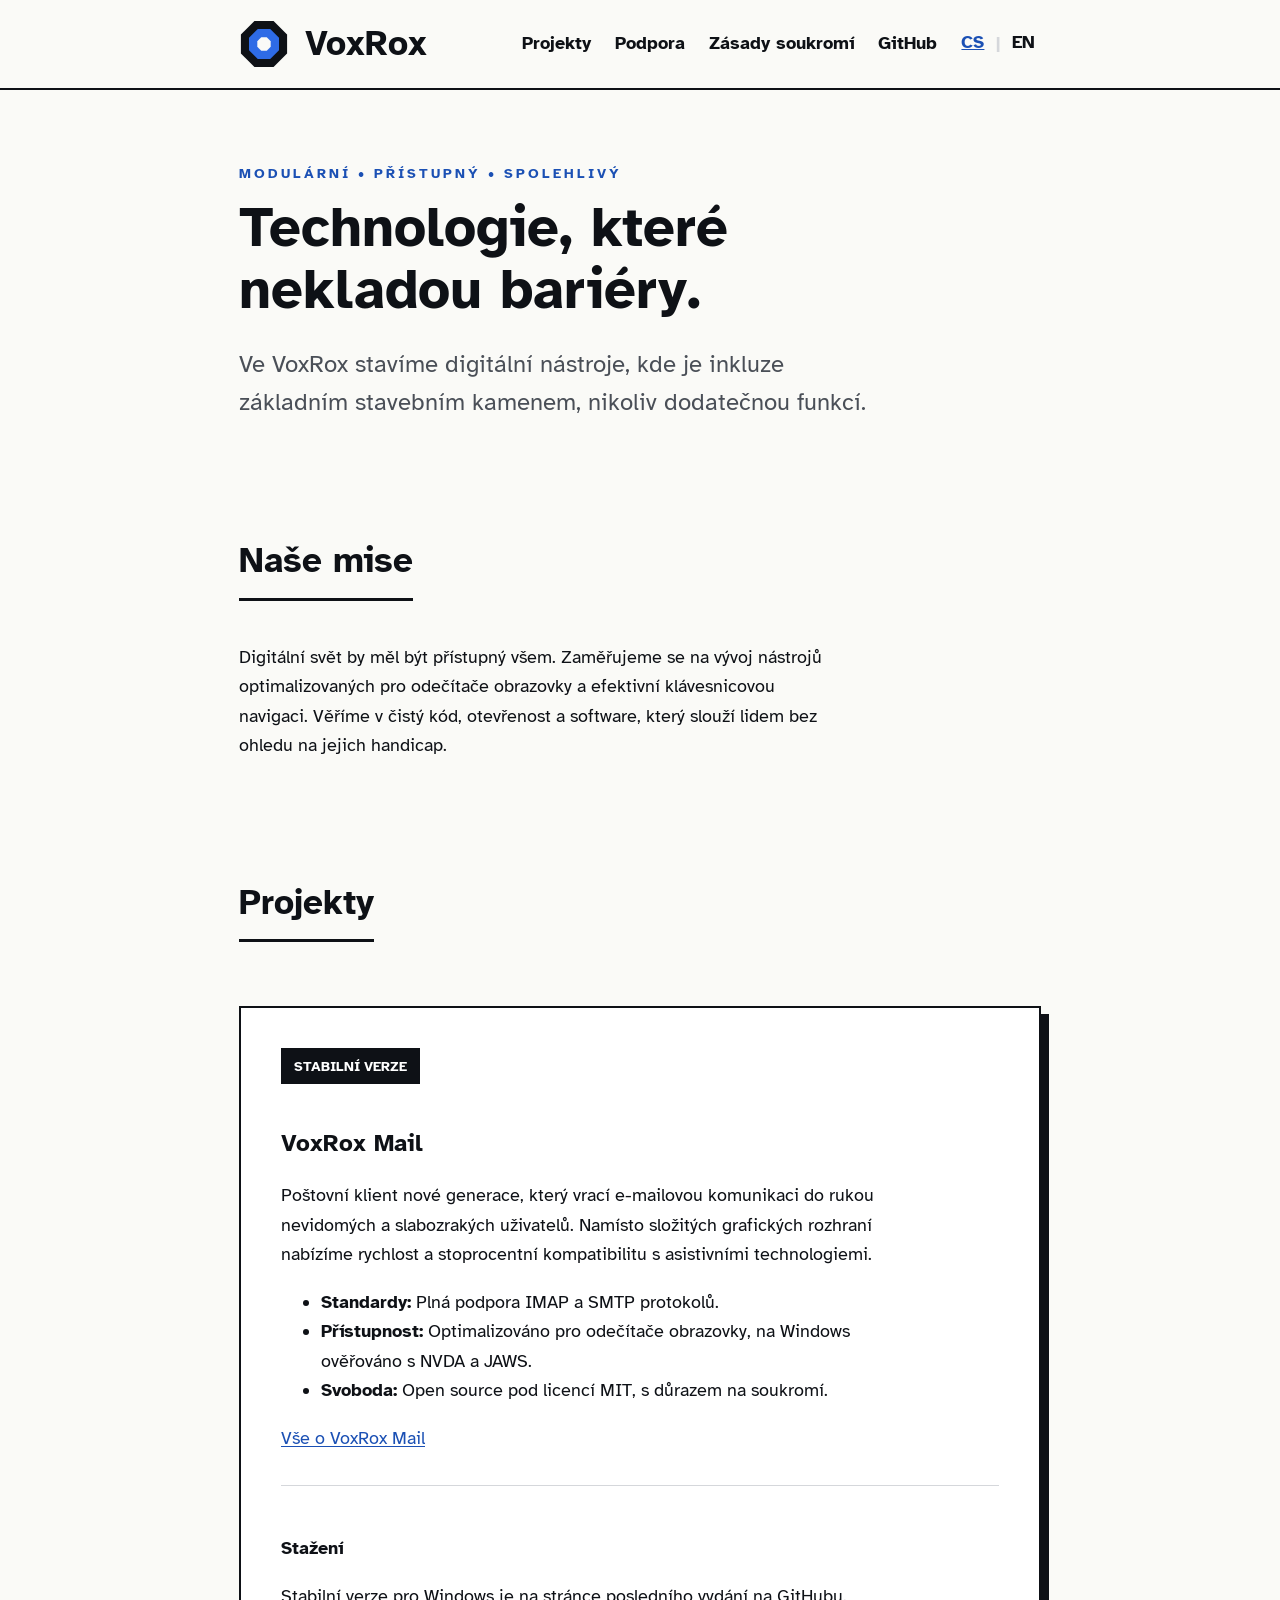
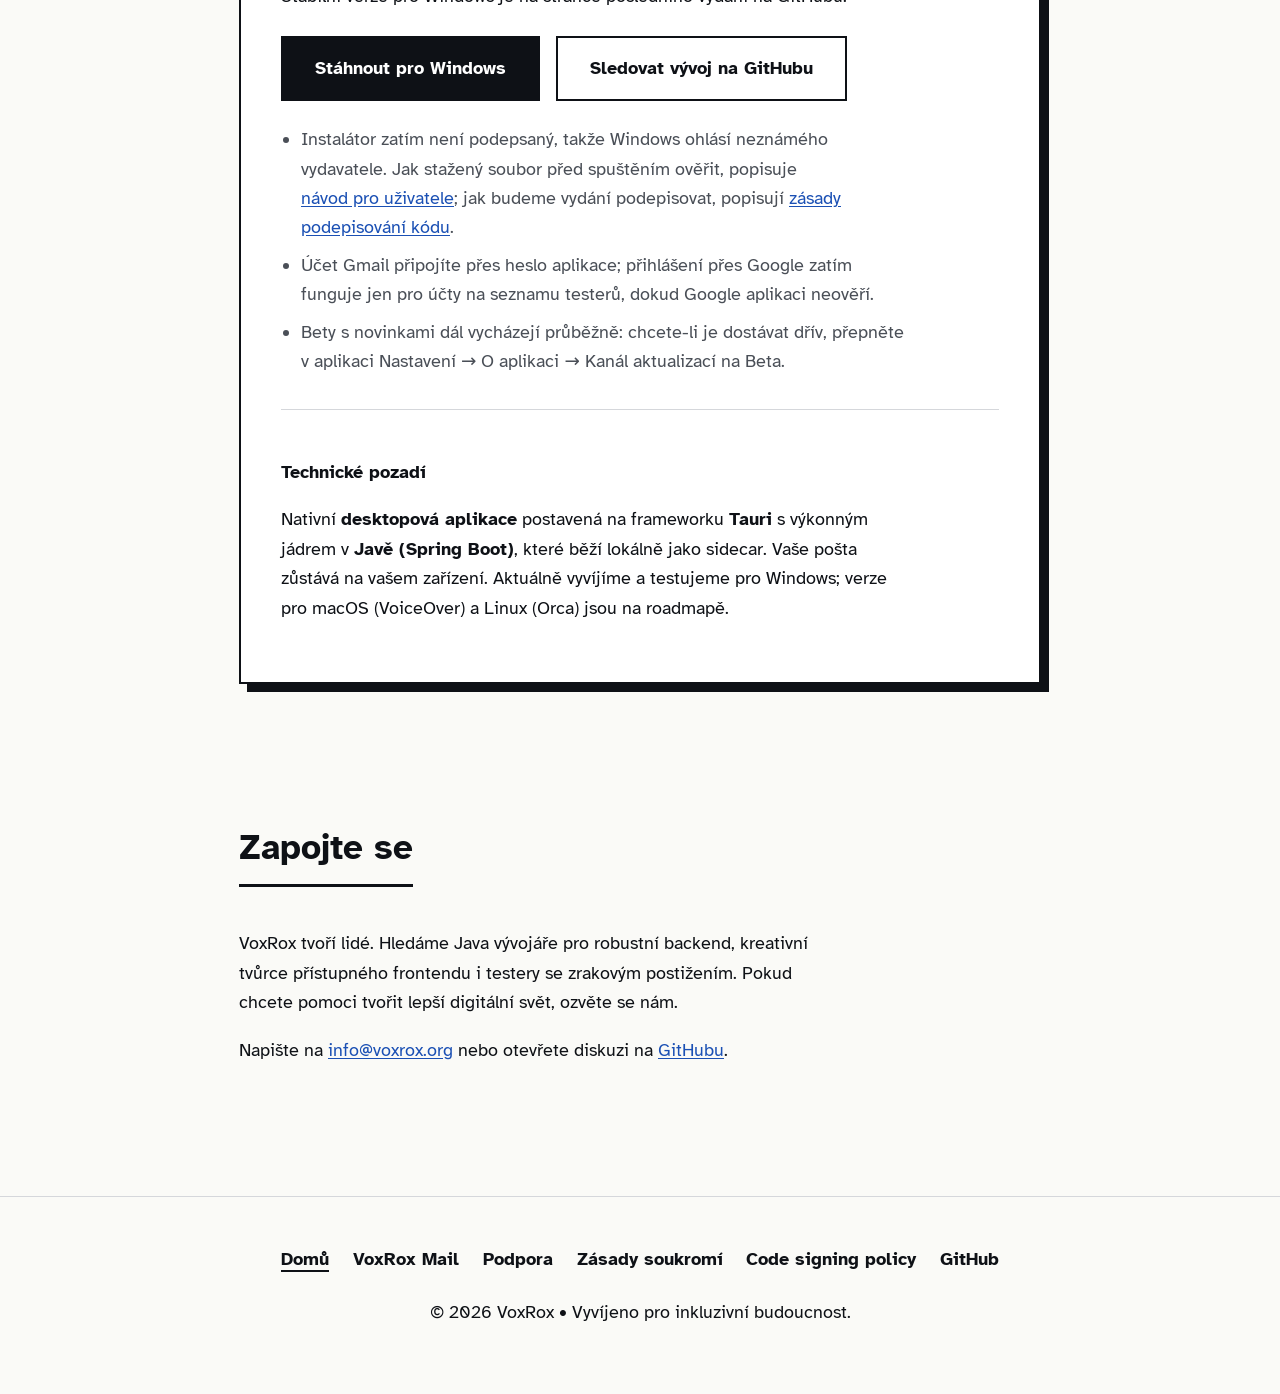
<file: index.html>
<!DOCTYPE html>
<html lang="cs">
<head>
    <meta charset="UTF-8">
    <meta name="viewport" content="width=device-width, initial-scale=1.0">
    <title>VoxRox — přístupný software pro nevidomé a slabozraké</title>
    <meta name="description" content="VoxRox staví otevřené digitální nástroje, kde je přístupnost pro nevidomé a slabozraké základním stavebním kamenem. Aktuálně vyvíjíme VoxRox Mail — nativní poštovní klient optimalizovaný pro odečítače obrazovky.">

    <link rel="canonical" href="https://voxrox.org/">
    <link rel="alternate" hreflang="cs" href="https://voxrox.org/">
    <link rel="alternate" hreflang="en" href="https://voxrox.org/en/">
    <link rel="alternate" hreflang="x-default" href="https://voxrox.org/">

    <link rel="icon" href="/assets/voxrox-mark-favicon.svg" type="image/svg+xml">
    <meta name="theme-color" content="#2E6BE6">

    <!-- Open Graph / social -->
    <meta property="og:type" content="website">
    <meta property="og:site_name" content="VoxRox">
    <meta property="og:title" content="VoxRox — přístupný software pro nevidomé a slabozraké">
    <meta property="og:description" content="Otevřené digitální nástroje, kde je přístupnost základním stavebním kamenem. Aktuálně vyvíjíme VoxRox Mail.">
    <meta property="og:url" content="https://voxrox.org/">
    <meta property="og:image" content="https://voxrox.org/assets/voxrox-mail-social-cs.png">
    <meta property="og:image:width" content="1280">
    <meta property="og:image:height" content="640">
    <meta property="og:image:alt" content="VoxRox Mail — přístupný e-mailový klient pro Windows, pro uživatele odečítačů obrazovky.">
    <meta property="og:locale" content="cs_CZ">
    <meta property="og:locale:alternate" content="en_US">
    <meta name="twitter:card" content="summary_large_image">

    <link rel="stylesheet" href="/assets/styles.css">
</head>
<body>

    <a href="#main-content" class="skip-link">Přeskočit na obsah</a>

    <header>
        <div class="container nav-wrap">
            <a href="/" class="logo" aria-label="VoxRox — domů">
                <svg width="50" height="50" viewBox="0 0 64 64" aria-hidden="true" focusable="false">
                    <path d="M 44.246 2.436 L 61.564 19.754 L 61.564 44.246 L 44.246 61.564 L 19.754 61.564 L 2.436 44.246 L 2.436 19.754 L 19.754 2.436 Z" fill="#0E1116"/>
                    <path d="M 39.960 12.783 L 51.217 24.040 L 51.217 39.960 L 39.960 51.217 L 24.040 51.217 L 12.783 39.960 L 12.783 24.040 L 24.040 12.783 Z" fill="#2E6BE6"/>
                    <path d="M 35.551 23.426 L 40.574 28.449 L 40.574 35.551 L 35.551 40.574 L 28.449 40.574 L 23.426 35.551 L 23.426 28.449 L 28.449 23.426 Z" fill="#FAFAF7"/>
                </svg>
                <span class="brand-name">VoxRox</span>
            </a>
            <nav aria-label="Hlavní">
                <ul>
                    <li><a href="/#projekty">Projekty</a></li>
                    <li><a href="/support/">Podpora</a></li>
                    <li><a href="/privacy/">Zásady soukromí</a></li>
                    <li><a href="https://github.com/TheVoxRox">GitHub</a></li>
                    <li>
                        <span class="lang-switch">
                            <a href="/" aria-current="true" hreflang="cs" lang="cs">CS</a>
                            <span class="sep" aria-hidden="true">|</span>
                            <a href="/en/" hreflang="en" lang="en">EN</a>
                        </span>
                    </li>
                </ul>
            </nav>
        </div>
    </header>

    <main class="container" id="main-content">
        <section class="hero">
            <span class="moto-eyebrow">Modulární • Přístupný • Spolehlivý</span>
            <h1>Technologie, které nekladou bariéry.</h1>
            <p class="lead">Ve VoxRox stavíme digitální nástroje, kde je inkluze základním stavebním kamenem, nikoliv dodatečnou funkcí.</p>
        </section>

        <section id="vize">
            <h2>Naše mise</h2>
            <p>Digitální svět by měl být přístupný všem. Zaměřujeme se na vývoj nástrojů optimalizovaných pro odečítače obrazovky a efektivní klávesnicovou navigaci. Věříme v čistý kód, otevřenost a software, který slouží lidem bez ohledu na jejich handicap.</p>
        </section>

        <section id="projekty">
            <h2>Projekty</h2>
            <article class="project-card">
                <span class="badge">Stabilní verze</span>
                <h3>VoxRox Mail</h3>
                <p>Poštovní klient nové generace, který vrací e-mailovou komunikaci do rukou nevidomých a slabozrakých uživatelů. Namísto složitých grafických rozhraní nabízíme rychlost a stoprocentní kompatibilitu s asistivními technologiemi.</p>

                <ul role="list">
                    <li><strong>Standardy:</strong> Plná podpora IMAP a SMTP protokolů.</li>
                    <li><strong>Přístupnost:</strong> Optimalizováno pro odečítače obrazovky, na Windows ověřováno s NVDA a JAWS.</li>
                    <li><strong>Svoboda:</strong> Open source pod licencí MIT, s důrazem na soukromí.</li>
                </ul>

                <p><a href="/mail/">Vše o VoxRox Mail</a></p>

                <div class="download">
                    <h4>Stažení</h4>
                    <p>Stabilní verze pro Windows je na stránce posledního vydání na GitHubu.</p>
                    <div class="cta-row">
                        <a href="https://github.com/TheVoxRox/mail/releases/latest" class="cta-button">Stáhnout pro Windows</a>
                        <a href="https://github.com/TheVoxRox/mail" class="cta-button cta-secondary">Sledovat vývoj na GitHubu</a>
                    </div>
                    <ul class="download-notes">
                        <li>Instalátor zatím není podepsaný, takže Windows ohlásí neznámého vydavatele. Jak stažený soubor před spuštěním ověřit, popisuje <a href="https://github.com/TheVoxRox/mail/blob/main/frontend/END_USER_README.md#ověření-před-spuštěním">návod pro uživatele</a>; jak budeme vydání podepisovat, popisují <a href="/code-signing/">zásady podepisování kódu</a>.</li>
                        <li>Účet Gmail připojíte přes heslo aplikace; přihlášení přes Google zatím funguje jen pro účty na seznamu testerů, dokud Google aplikaci neověří.</li>
                        <li>Bety s novinkami dál vycházejí průběžně: chcete-li je dostávat dřív, přepněte v aplikaci Nastavení → O aplikaci → Kanál aktualizací na Beta.</li>
                    </ul>
                </div>

                <div class="tech-info">
                    <h4>Technické pozadí</h4>
                    <p>Nativní <strong>desktopová aplikace</strong> postavená na frameworku <strong>Tauri</strong> s výkonným jádrem v <strong>Javě (Spring Boot)</strong>, které běží lokálně jako sidecar. Vaše pošta zůstává na vašem zařízení. Aktuálně vyvíjíme a testujeme pro Windows; verze pro macOS (VoiceOver) a Linux (Orca) jsou na roadmapě.</p>
                </div>
            </article>
        </section>

        <section id="kontakt">
            <h2>Zapojte se</h2>
            <p>VoxRox tvoří lidé. Hledáme Java vývojáře pro robustní backend, kreativní tvůrce přístupného frontendu i testery se zrakovým postižením. Pokud chcete pomoci tvořit lepší digitální svět, ozvěte se nám.</p>
            <p>Napište na <a href="mailto:info@voxrox.org">info@voxrox.org</a> nebo otevřete diskuzi na <a href="https://github.com/TheVoxRox">GitHubu</a>.</p>
        </section>
    </main>

    <footer>
        <div class="container">
            <ul class="footer-nav">
                <li><a href="/" aria-current="page">Domů</a></li>
                <li><a href="/mail/">VoxRox Mail</a></li>
                <li><a href="/support/">Podpora</a></li>
                <li><a href="/privacy/">Zásady soukromí</a></li>
                <li><a href="/code-signing/" lang="en">Code signing policy</a></li>
                <li><a href="https://github.com/TheVoxRox">GitHub</a></li>
            </ul>
            <p>&copy; 2026 VoxRox • Vyvíjeno pro inkluzivní budoucnost.</p>
        </div>
    </footer>

</body>
</html>
</file>
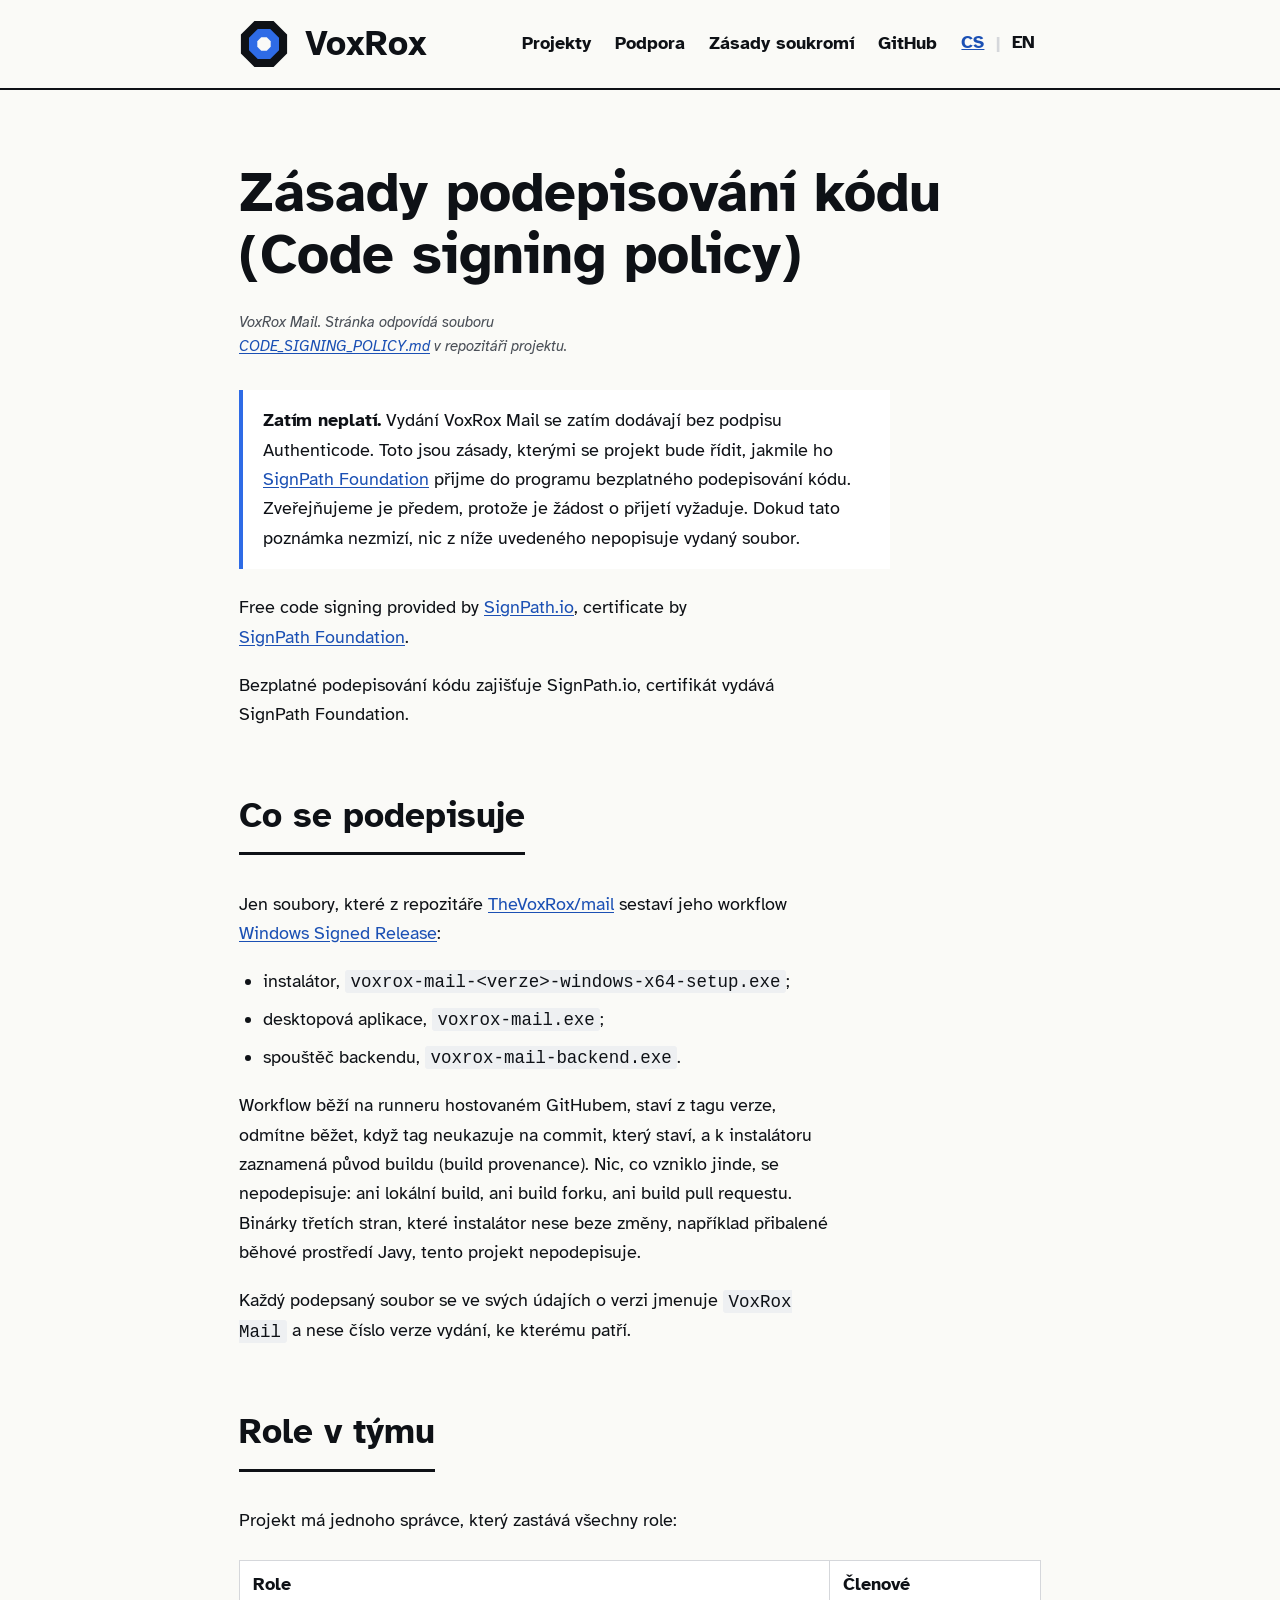
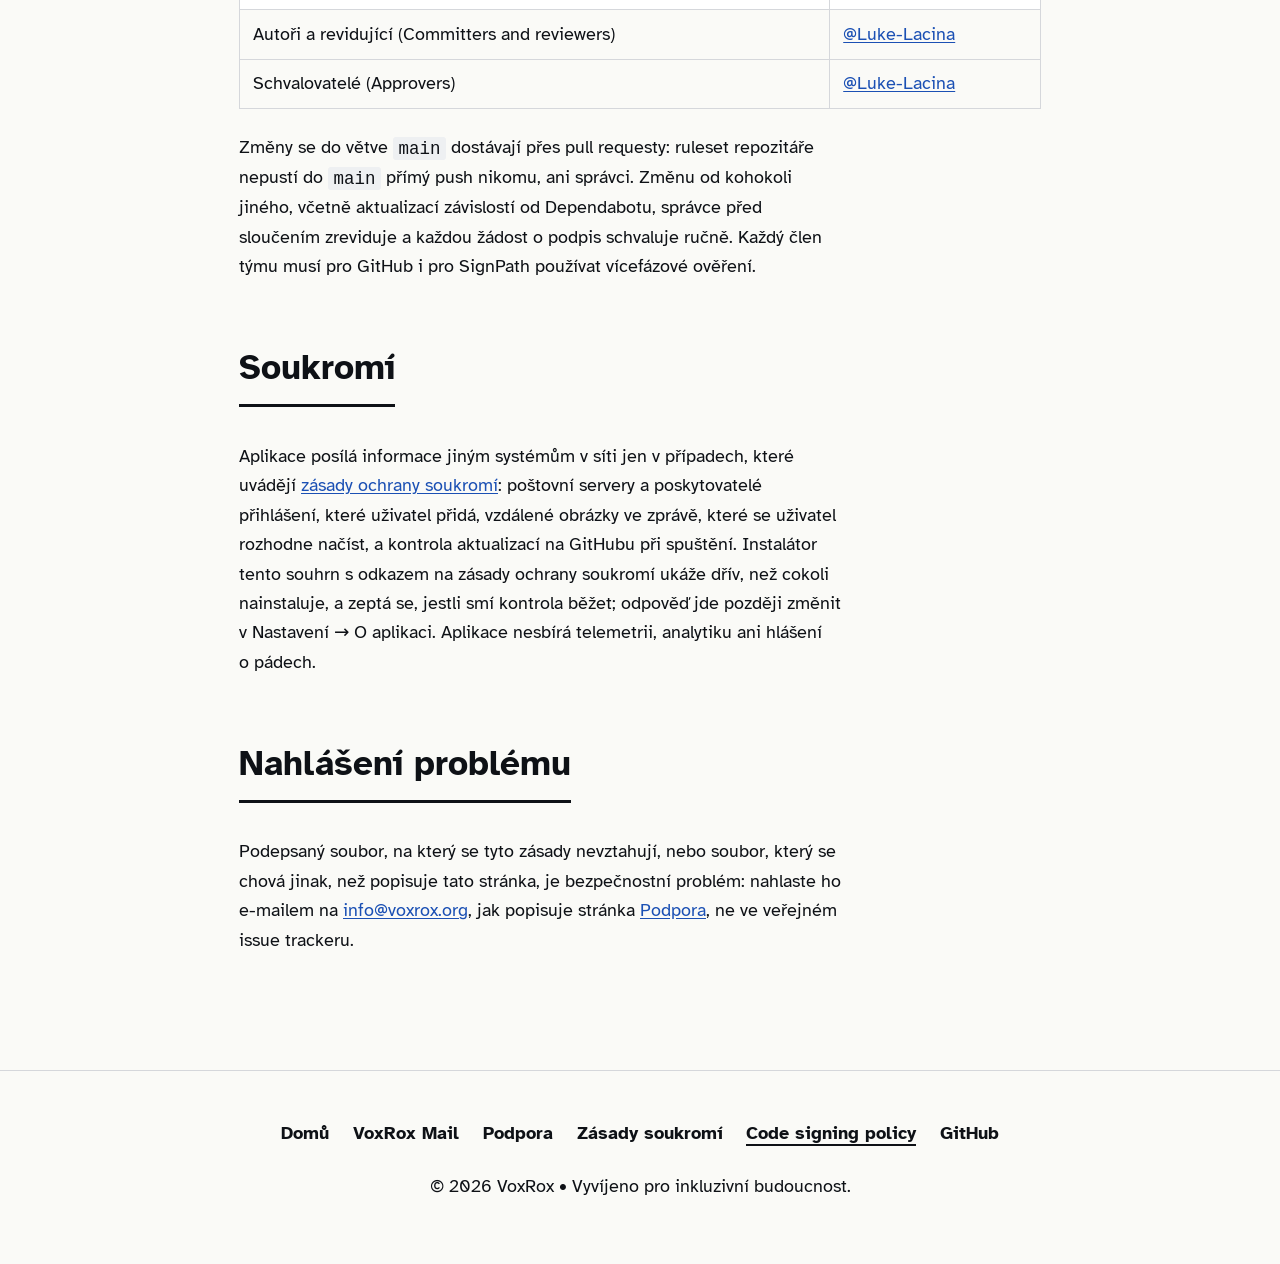
<file: code-signing/index.html>
<!DOCTYPE html>
<html lang="cs">
<head>
    <meta charset="UTF-8">
    <meta name="viewport" content="width=device-width, initial-scale=1.0">
    <title>Zásady podepisování kódu (Code signing policy) — VoxRox Mail</title>
    <meta name="description" content="Zásady podepisování kódu VoxRox Mail: co se podepisuje, kdo podpis schvaluje a co aplikace posílá po síti.">

    <link rel="canonical" href="https://voxrox.org/code-signing/">
    <link rel="alternate" hreflang="cs" href="https://voxrox.org/code-signing/">
    <link rel="alternate" hreflang="en" href="https://voxrox.org/en/code-signing/">
    <link rel="alternate" hreflang="x-default" href="https://voxrox.org/code-signing/">

    <link rel="icon" href="/assets/voxrox-mark-favicon.svg" type="image/svg+xml">
    <meta name="theme-color" content="#2E6BE6">
    <meta name="robots" content="index, follow">

    <link rel="stylesheet" href="/assets/styles.css">
</head>
<body>

    <a href="#main-content" class="skip-link">Přeskočit na obsah</a>

    <header>
        <div class="container nav-wrap">
            <a href="/" class="logo" aria-label="VoxRox — domů">
                <svg width="50" height="50" viewBox="0 0 64 64" aria-hidden="true" focusable="false">
                    <path d="M 44.246 2.436 L 61.564 19.754 L 61.564 44.246 L 44.246 61.564 L 19.754 61.564 L 2.436 44.246 L 2.436 19.754 L 19.754 2.436 Z" fill="#0E1116"/>
                    <path d="M 39.960 12.783 L 51.217 24.040 L 51.217 39.960 L 39.960 51.217 L 24.040 51.217 L 12.783 39.960 L 12.783 24.040 L 24.040 12.783 Z" fill="#2E6BE6"/>
                    <path d="M 35.551 23.426 L 40.574 28.449 L 40.574 35.551 L 35.551 40.574 L 28.449 40.574 L 23.426 35.551 L 23.426 28.449 L 28.449 23.426 Z" fill="#FAFAF7"/>
                </svg>
                <span class="brand-name">VoxRox</span>
            </a>
            <nav aria-label="Hlavní">
                <ul>
                    <li><a href="/#projekty">Projekty</a></li>
                    <li><a href="/support/">Podpora</a></li>
                    <li><a href="/privacy/">Zásady soukromí</a></li>
                    <li><a href="https://github.com/TheVoxRox">GitHub</a></li>
                    <li>
                        <span class="lang-switch">
                            <a href="/code-signing/" aria-current="true" hreflang="cs" lang="cs">CS</a>
                            <span class="sep" aria-hidden="true">|</span>
                            <a href="/en/code-signing/" hreflang="en" lang="en">EN</a>
                        </span>
                    </li>
                </ul>
            </nav>
        </div>
    </header>

    <main class="container prose" id="main-content">
        <h1>Zásady podepisování kódu <span lang="en">(Code signing policy)</span></h1>
        <p class="doc-meta">VoxRox Mail. Stránka odpovídá souboru <a href="https://github.com/TheVoxRox/mail/blob/main/CODE_SIGNING_POLICY.md">CODE_SIGNING_POLICY.md</a> v repozitáři projektu.</p>

        <div class="note">
            <p><strong>Zatím neplatí.</strong> Vydání VoxRox Mail se zatím dodávají bez podpisu Authenticode. Toto jsou zásady, kterými se projekt bude řídit, jakmile ho <a href="https://signpath.org/">SignPath Foundation</a> přijme do programu bezplatného podepisování kódu. Zveřejňujeme je předem, protože je žádost o přijetí vyžaduje. Dokud tato poznámka nezmizí, nic z níže uvedeného nepopisuje vydaný soubor.</p>
        </div>

        <p lang="en">Free code signing provided by <a href="https://about.signpath.io/">SignPath.io</a>, certificate by <a href="https://signpath.org/">SignPath Foundation</a>.</p>
        <p>Bezplatné podepisování kódu zajišťuje SignPath.io, certifikát vydává SignPath Foundation.</p>

        <h2>Co se podepisuje</h2>
        <p>Jen soubory, které z repozitáře <a href="https://github.com/TheVoxRox/mail">TheVoxRox/mail</a> sestaví jeho workflow <a href="https://github.com/TheVoxRox/mail/blob/main/.github/workflows/windows-signed-release.yml">Windows Signed Release</a>:</p>
        <ul>
            <li>instalátor, <code>voxrox-mail-&lt;verze&gt;-windows-x64-setup.exe</code>;</li>
            <li>desktopová aplikace, <code>voxrox-mail.exe</code>;</li>
            <li>spouštěč backendu, <code>voxrox-mail-backend.exe</code>.</li>
        </ul>
        <p>Workflow běží na runneru hostovaném GitHubem, staví z tagu verze, odmítne běžet, když tag neukazuje na commit, který staví, a k instalátoru zaznamená původ buildu (build provenance). Nic, co vzniklo jinde, se nepodepisuje: ani lokální build, ani build forku, ani build pull requestu. Binárky třetích stran, které instalátor nese beze změny, například přibalené běhové prostředí Javy, tento projekt nepodepisuje.</p>
        <p>Každý podepsaný soubor se ve svých údajích o verzi jmenuje <code>VoxRox Mail</code> a nese číslo verze vydání, ke kterému patří.</p>

        <h2>Role v týmu</h2>
        <p>Projekt má jednoho správce, který zastává všechny role:</p>
        <table>
            <thead>
                <tr><th scope="col">Role</th><th scope="col">Členové</th></tr>
            </thead>
            <tbody>
                <tr><td>Autoři a revidující <span lang="en">(Committers and reviewers)</span></td><td><a href="https://github.com/Luke-Lacina">@Luke-Lacina</a></td></tr>
                <tr><td>Schvalovatelé <span lang="en">(Approvers)</span></td><td><a href="https://github.com/Luke-Lacina">@Luke-Lacina</a></td></tr>
            </tbody>
        </table>
        <p>Změny se do větve <code>main</code> dostávají přes pull requesty: ruleset repozitáře nepustí do <code>main</code> přímý push nikomu, ani správci. Změnu od kohokoli jiného, včetně aktualizací závislostí od Dependabotu, správce před sloučením zreviduje a každou žádost o podpis schvaluje ručně. Každý člen týmu musí pro GitHub i pro SignPath používat vícefázové ověření.</p>

        <h2>Soukromí</h2>
        <p>Aplikace posílá informace jiným systémům v síti jen v případech, které uvádějí <a href="/privacy/">zásady ochrany soukromí</a>: poštovní servery a poskytovatelé přihlášení, které uživatel přidá, vzdálené obrázky ve zprávě, které se uživatel rozhodne načíst, a kontrola aktualizací na GitHubu při spuštění. Instalátor tento souhrn s odkazem na zásady ochrany soukromí ukáže dřív, než cokoli nainstaluje, a zeptá se, jestli smí kontrola běžet; odpověď jde později změnit v Nastavení → O aplikaci. Aplikace nesbírá telemetrii, analytiku ani hlášení o pádech.</p>

        <h2>Nahlášení problému</h2>
        <p>Podepsaný soubor, na který se tyto zásady nevztahují, nebo soubor, který se chová jinak, než popisuje tato stránka, je bezpečnostní problém: nahlaste ho e-mailem na <a href="mailto:info@voxrox.org">info@voxrox.org</a>, jak popisuje stránka <a href="/support/">Podpora</a>, ne ve veřejném issue trackeru.</p>
    </main>

    <footer>
        <div class="container">
            <ul class="footer-nav">
                <li><a href="/">Domů</a></li>
                <li><a href="/mail/">VoxRox Mail</a></li>
                <li><a href="/support/">Podpora</a></li>
                <li><a href="/privacy/">Zásady soukromí</a></li>
                <li><a href="/code-signing/" aria-current="page" lang="en">Code signing policy</a></li>
                <li><a href="https://github.com/TheVoxRox">GitHub</a></li>
            </ul>
            <p>&copy; 2026 VoxRox • Vyvíjeno pro inkluzivní budoucnost.</p>
        </div>
    </footer>

</body>
</html>
</file>
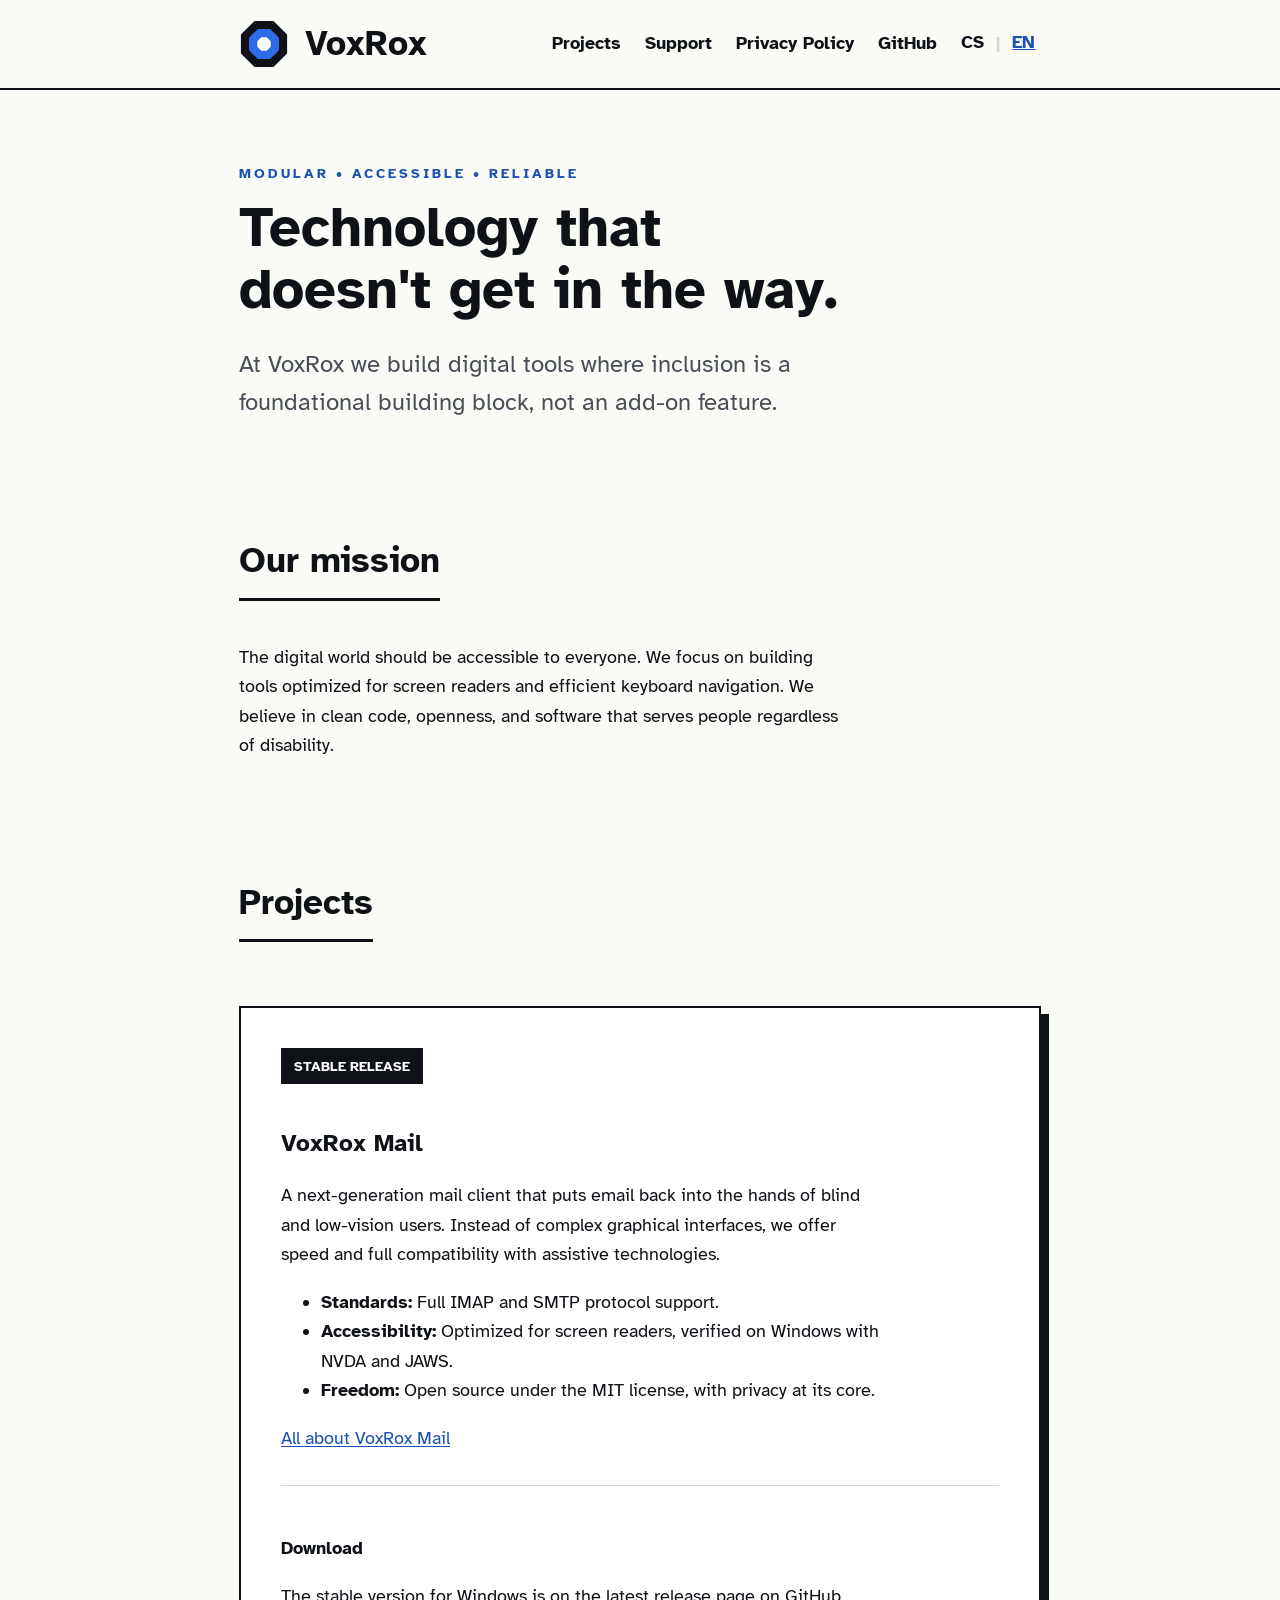
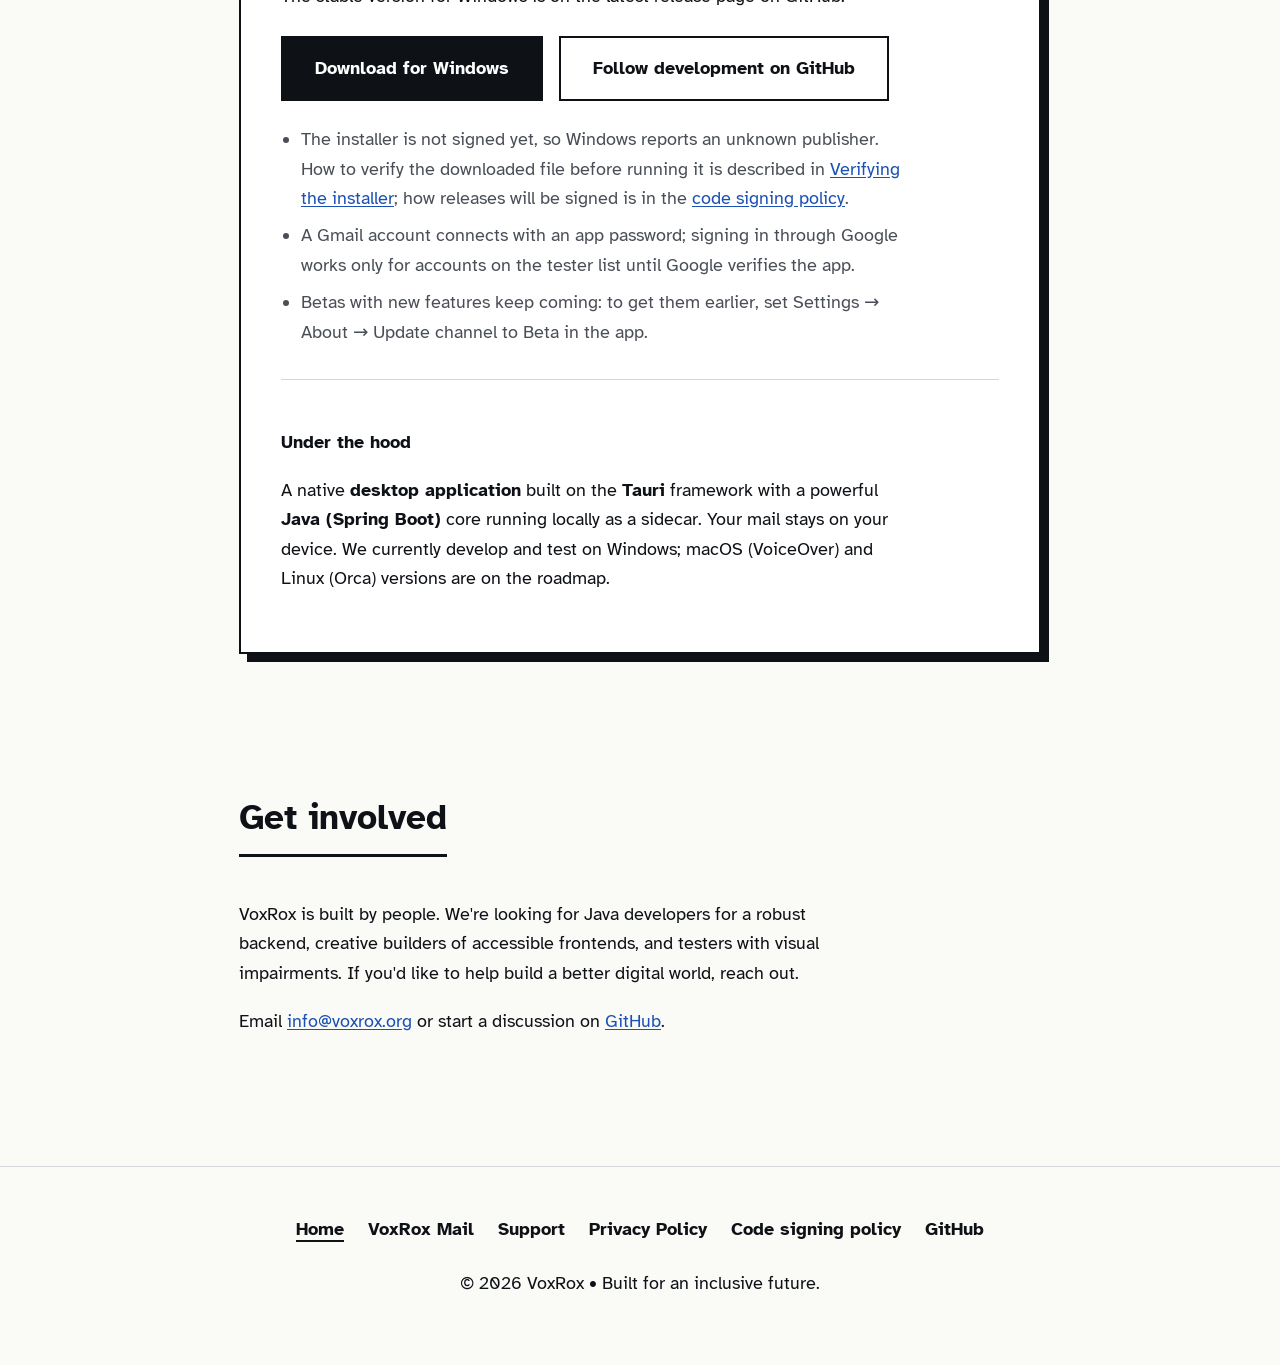
<file: en/index.html>
<!DOCTYPE html>
<html lang="en">
<head>
    <meta charset="UTF-8">
    <meta name="viewport" content="width=device-width, initial-scale=1.0">
    <title>VoxRox — accessible software for blind and low-vision users</title>
    <meta name="description" content="VoxRox builds open digital tools where accessibility for blind and low-vision users is a foundation, not an afterthought. We're currently building VoxRox Mail — a native mail client optimized for screen readers.">

    <link rel="canonical" href="https://voxrox.org/en/">
    <link rel="alternate" hreflang="cs" href="https://voxrox.org/">
    <link rel="alternate" hreflang="en" href="https://voxrox.org/en/">
    <link rel="alternate" hreflang="x-default" href="https://voxrox.org/">

    <link rel="icon" href="/assets/voxrox-mark-favicon.svg" type="image/svg+xml">
    <meta name="theme-color" content="#2E6BE6">

    <!-- Open Graph / social -->
    <meta property="og:type" content="website">
    <meta property="og:site_name" content="VoxRox">
    <meta property="og:title" content="VoxRox — accessible software for blind and low-vision users">
    <meta property="og:description" content="Open digital tools where accessibility is a foundation, not an afterthought. We're currently building VoxRox Mail.">
    <meta property="og:url" content="https://voxrox.org/en/">
    <meta property="og:image" content="https://voxrox.org/assets/voxrox-mail-social-en.png">
    <meta property="og:image:width" content="1280">
    <meta property="og:image:height" content="640">
    <meta property="og:image:alt" content="VoxRox Mail — an accessible email client for Windows, built for screen reader users.">
    <meta property="og:locale" content="en_US">
    <meta property="og:locale:alternate" content="cs_CZ">
    <meta name="twitter:card" content="summary_large_image">

    <link rel="stylesheet" href="/assets/styles.css">
</head>
<body>

    <a href="#main-content" class="skip-link">Skip to content</a>

    <header>
        <div class="container nav-wrap">
            <a href="/en/" class="logo" aria-label="VoxRox — home">
                <svg width="50" height="50" viewBox="0 0 64 64" aria-hidden="true" focusable="false">
                    <path d="M 44.246 2.436 L 61.564 19.754 L 61.564 44.246 L 44.246 61.564 L 19.754 61.564 L 2.436 44.246 L 2.436 19.754 L 19.754 2.436 Z" fill="#0E1116"/>
                    <path d="M 39.960 12.783 L 51.217 24.040 L 51.217 39.960 L 39.960 51.217 L 24.040 51.217 L 12.783 39.960 L 12.783 24.040 L 24.040 12.783 Z" fill="#2E6BE6"/>
                    <path d="M 35.551 23.426 L 40.574 28.449 L 40.574 35.551 L 35.551 40.574 L 28.449 40.574 L 23.426 35.551 L 23.426 28.449 L 28.449 23.426 Z" fill="#FAFAF7"/>
                </svg>
                <span class="brand-name">VoxRox</span>
            </a>
            <nav aria-label="Main">
                <ul>
                    <li><a href="/en/#projects">Projects</a></li>
                    <li><a href="/en/support/">Support</a></li>
                    <li><a href="/en/privacy/">Privacy Policy</a></li>
                    <li><a href="https://github.com/TheVoxRox">GitHub</a></li>
                    <li>
                        <span class="lang-switch">
                            <a href="/" hreflang="cs" lang="cs">CS</a>
                            <span class="sep" aria-hidden="true">|</span>
                            <a href="/en/" aria-current="true" hreflang="en" lang="en">EN</a>
                        </span>
                    </li>
                </ul>
            </nav>
        </div>
    </header>

    <main class="container" id="main-content">
        <section class="hero">
            <span class="moto-eyebrow">Modular • Accessible • Reliable</span>
            <h1>Technology that doesn't get in the way.</h1>
            <p class="lead">At VoxRox we build digital tools where inclusion is a foundational building block, not an add-on feature.</p>
        </section>

        <section id="vision">
            <h2>Our mission</h2>
            <p>The digital world should be accessible to everyone. We focus on building tools optimized for screen readers and efficient keyboard navigation. We believe in clean code, openness, and software that serves people regardless of disability.</p>
        </section>

        <section id="projects">
            <h2>Projects</h2>
            <article class="project-card">
                <span class="badge">Stable release</span>
                <h3>VoxRox Mail</h3>
                <p>A next-generation mail client that puts email back into the hands of blind and low-vision users. Instead of complex graphical interfaces, we offer speed and full compatibility with assistive technologies.</p>

                <ul role="list">
                    <li><strong>Standards:</strong> Full IMAP and SMTP protocol support.</li>
                    <li><strong>Accessibility:</strong> Optimized for screen readers, verified on Windows with NVDA and JAWS.</li>
                    <li><strong>Freedom:</strong> Open source under the MIT license, with privacy at its core.</li>
                </ul>

                <p><a href="/en/mail/">All about VoxRox Mail</a></p>

                <div class="download">
                    <h4>Download</h4>
                    <p>The stable version for Windows is on the latest release page on GitHub.</p>
                    <div class="cta-row">
                        <a href="https://github.com/TheVoxRox/mail/releases/latest" class="cta-button">Download for Windows</a>
                        <a href="https://github.com/TheVoxRox/mail" class="cta-button cta-secondary">Follow development on GitHub</a>
                    </div>
                    <ul class="download-notes">
                        <li>The installer is not signed yet, so Windows reports an unknown publisher. How to verify the downloaded file before running it is described in <a href="https://github.com/TheVoxRox/mail/blob/main/docs/VERIFYING_THE_INSTALLER.md">Verifying the installer</a>; how releases will be signed is in the <a href="/en/code-signing/">code signing policy</a>.</li>
                        <li>A Gmail account connects with an app password; signing in through Google works only for accounts on the tester list until Google verifies the app.</li>
                        <li>Betas with new features keep coming: to get them earlier, set Settings → About → Update channel to Beta in the app.</li>
                    </ul>
                </div>

                <div class="tech-info">
                    <h4>Under the hood</h4>
                    <p>A native <strong>desktop application</strong> built on the <strong>Tauri</strong> framework with a powerful <strong>Java (Spring Boot)</strong> core running locally as a sidecar. Your mail stays on your device. We currently develop and test on Windows; macOS (VoiceOver) and Linux (Orca) versions are on the roadmap.</p>
                </div>
            </article>
        </section>

        <section id="contact">
            <h2>Get involved</h2>
            <p>VoxRox is built by people. We're looking for Java developers for a robust backend, creative builders of accessible frontends, and testers with visual impairments. If you'd like to help build a better digital world, reach out.</p>
            <p>Email <a href="mailto:info@voxrox.org">info@voxrox.org</a> or start a discussion on <a href="https://github.com/TheVoxRox">GitHub</a>.</p>
        </section>
    </main>

    <footer>
        <div class="container">
            <ul class="footer-nav">
                <li><a href="/en/" aria-current="page">Home</a></li>
                <li><a href="/en/mail/">VoxRox Mail</a></li>
                <li><a href="/en/support/">Support</a></li>
                <li><a href="/en/privacy/">Privacy Policy</a></li>
                <li><a href="/en/code-signing/">Code signing policy</a></li>
                <li><a href="https://github.com/TheVoxRox">GitHub</a></li>
            </ul>
            <p>&copy; 2026 VoxRox • Built for an inclusive future.</p>
        </div>
    </footer>

</body>
</html>
</file>
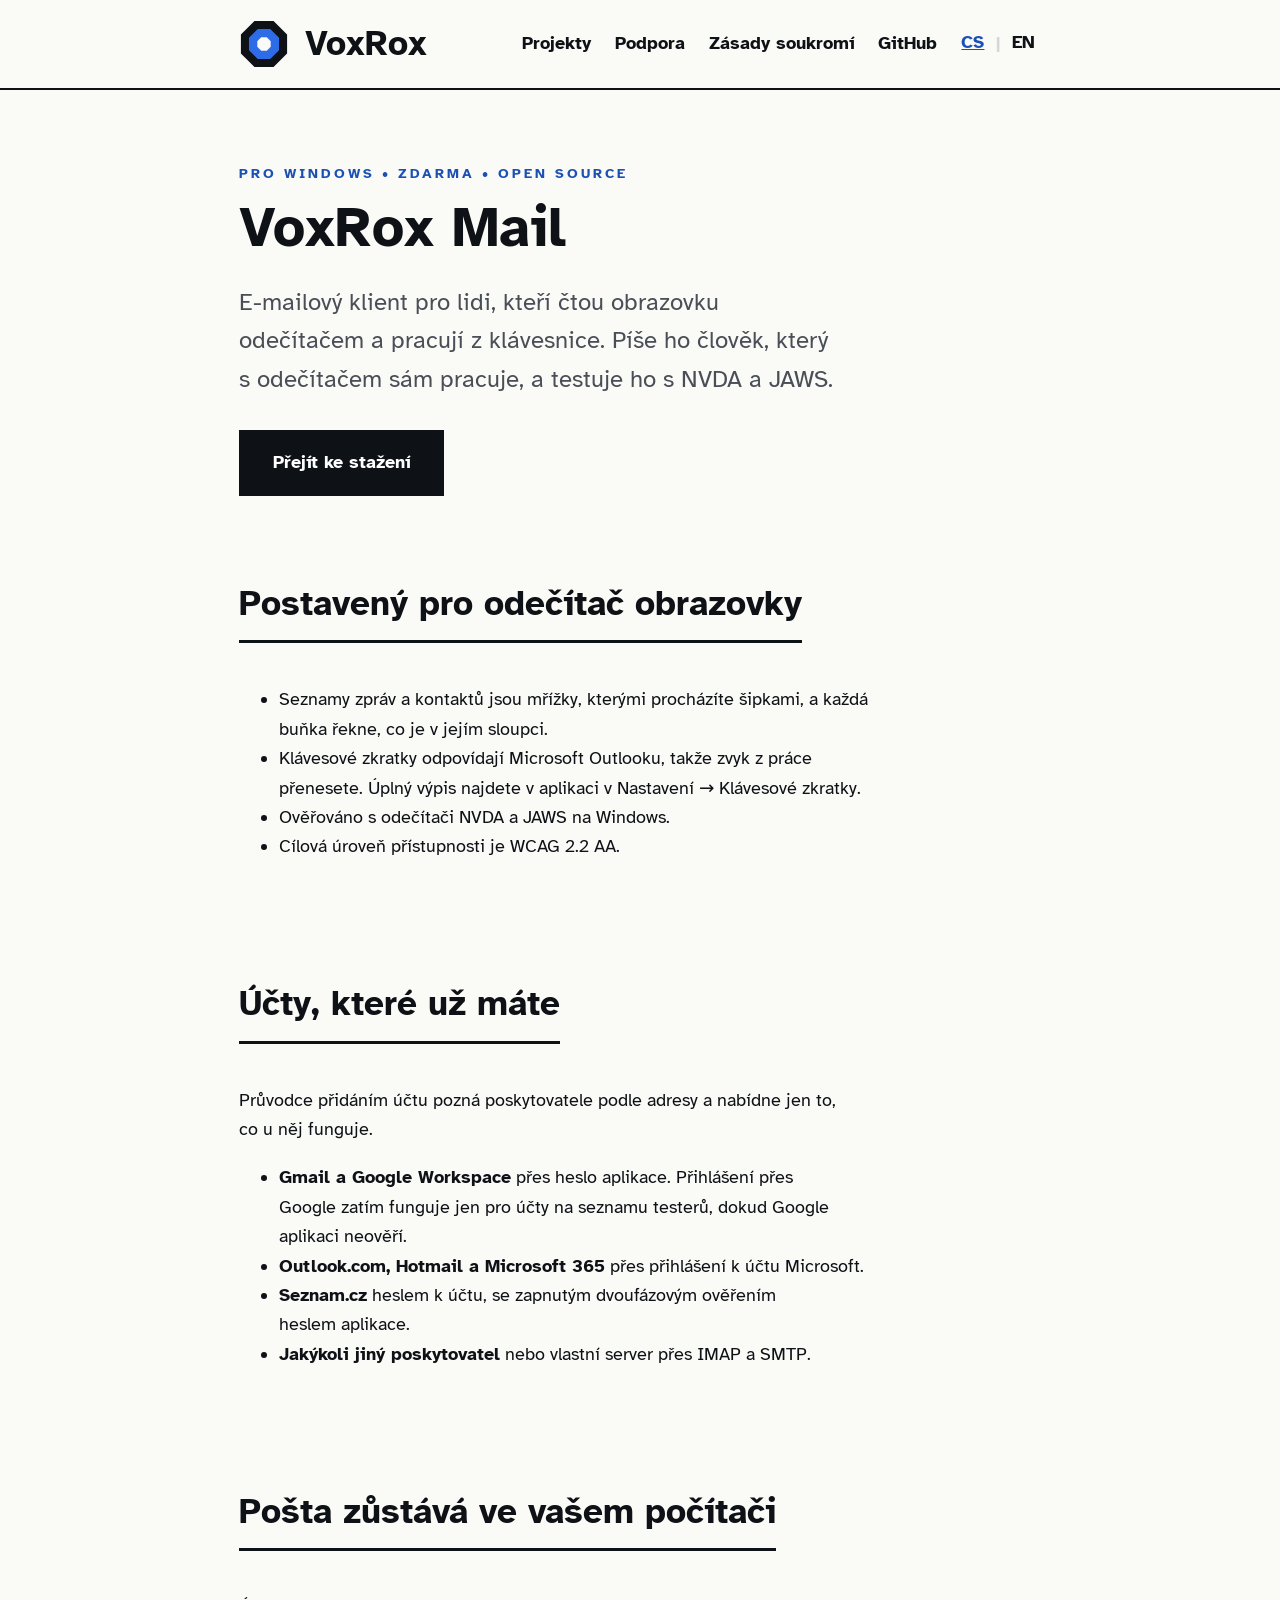
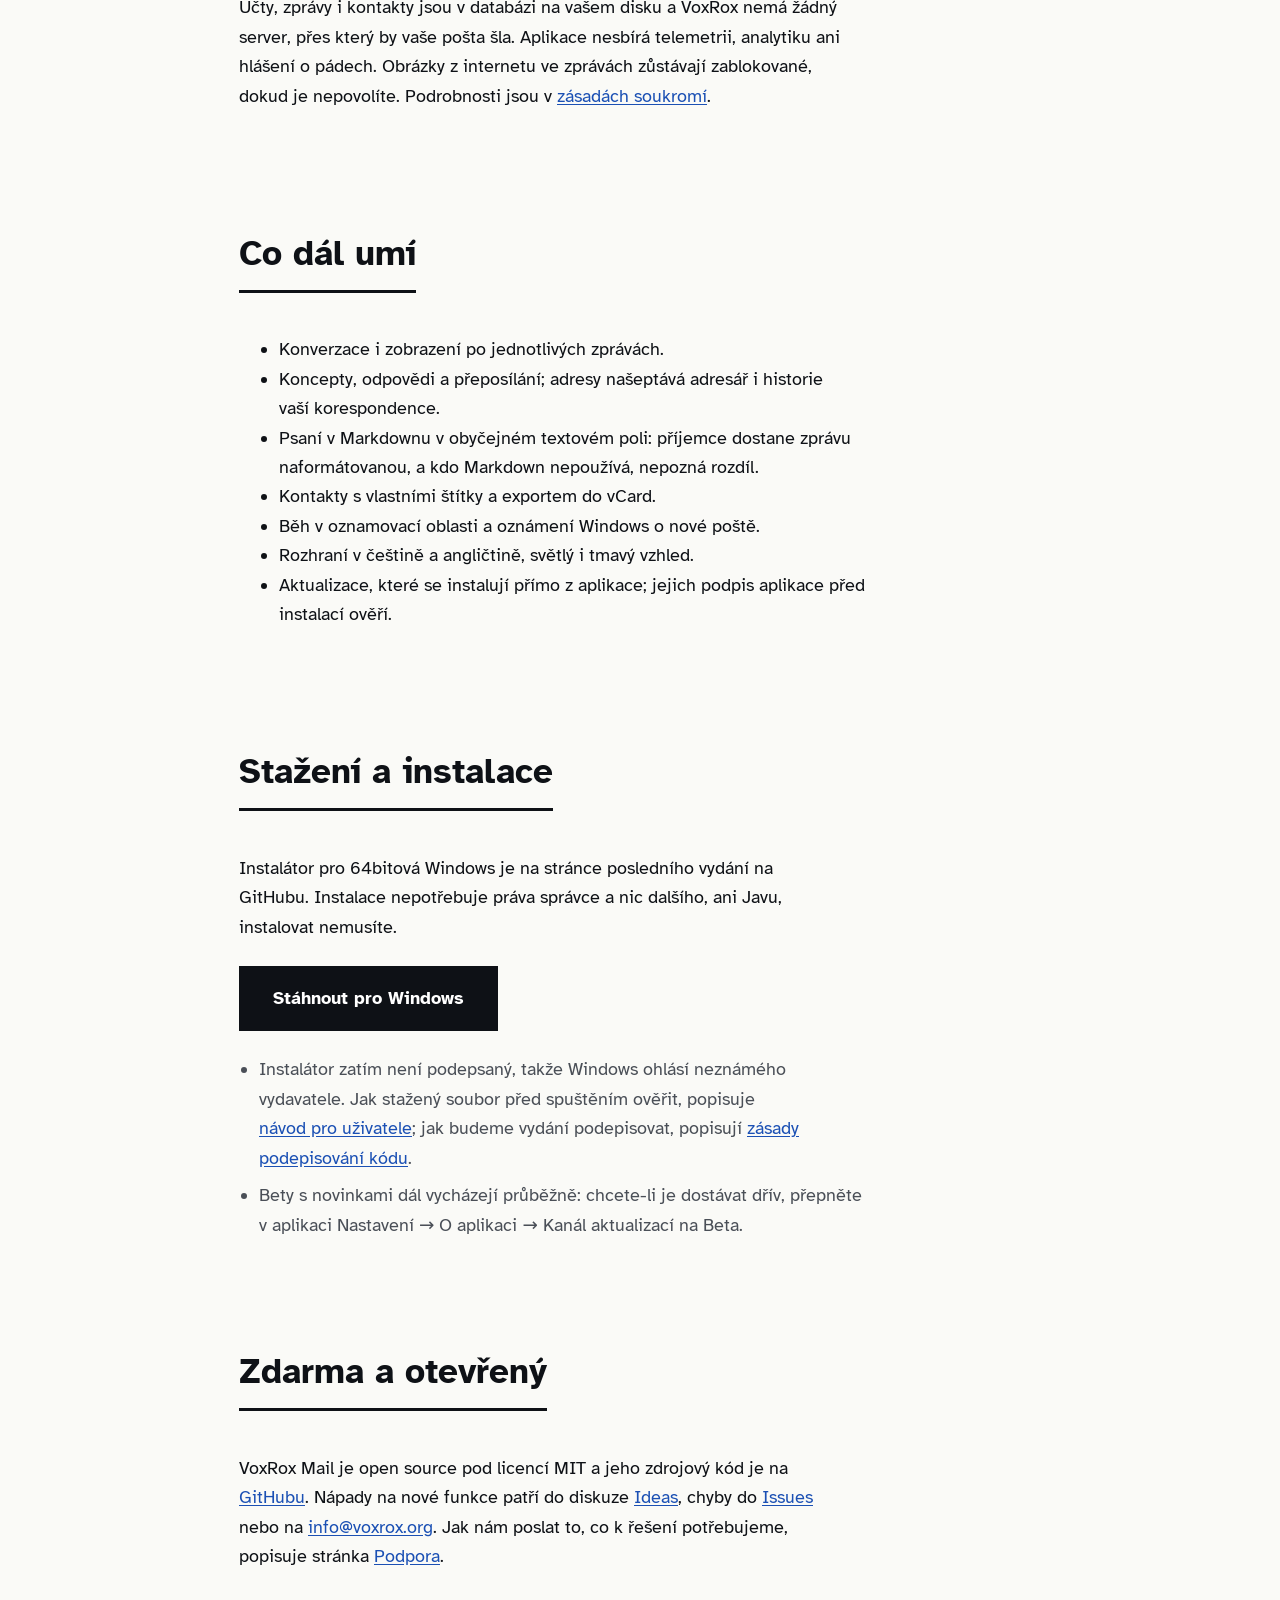
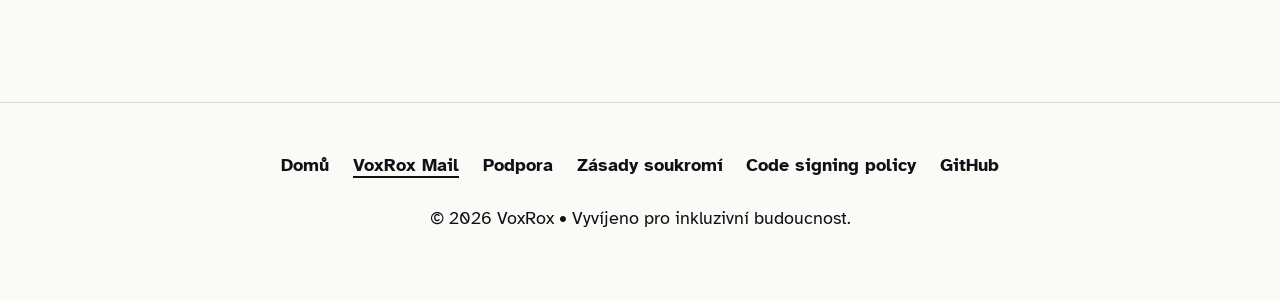
<file: mail/index.html>
<!DOCTYPE html>
<html lang="cs">
<head>
    <meta charset="UTF-8">
    <meta name="viewport" content="width=device-width, initial-scale=1.0">
    <title>VoxRox Mail — přístupný e-mailový klient pro nevidomé (NVDA, JAWS)</title>
    <meta name="description" content="E-mailový klient pro Windows pro uživatele odečítačů obrazovky. Ověřovaný s NVDA a JAWS, zkratky jako v Outlooku, pošta zůstává u vás. Zdarma a open source.">

    <link rel="canonical" href="https://voxrox.org/mail/">
    <link rel="alternate" hreflang="cs" href="https://voxrox.org/mail/">
    <link rel="alternate" hreflang="en" href="https://voxrox.org/en/mail/">
    <link rel="alternate" hreflang="x-default" href="https://voxrox.org/mail/">

    <link rel="icon" href="/assets/voxrox-mark-favicon.svg" type="image/svg+xml">
    <meta name="theme-color" content="#2E6BE6">

    <!-- Open Graph / social -->
    <meta property="og:type" content="website">
    <meta property="og:site_name" content="VoxRox">
    <meta property="og:title" content="VoxRox Mail — přístupný e-mailový klient pro Windows">
    <meta property="og:description" content="Pro lidi, kteří pracují s odečítačem obrazovky a klávesnicí. Ověřovaný s NVDA a JAWS, zdarma a open source.">
    <meta property="og:url" content="https://voxrox.org/mail/">
    <meta property="og:image" content="https://voxrox.org/assets/voxrox-mail-social-cs.png">
    <meta property="og:image:width" content="1280">
    <meta property="og:image:height" content="640">
    <meta property="og:image:alt" content="VoxRox Mail — přístupný e-mailový klient pro Windows, pro uživatele odečítačů obrazovky.">
    <meta property="og:locale" content="cs_CZ">
    <meta property="og:locale:alternate" content="en_US">
    <meta name="twitter:card" content="summary_large_image">

    <script type="application/ld+json">
    {
        "@context": "https://schema.org",
        "@type": "SoftwareApplication",
        "name": "VoxRox Mail",
        "description": "E-mailový klient pro Windows pro uživatele odečítačů obrazovky, ověřovaný s NVDA a JAWS.",
        "url": "https://voxrox.org/mail/",
        "image": "https://voxrox.org/assets/voxrox-mail-social-cs.png",
        "applicationCategory": "CommunicationApplication",
        "operatingSystem": "Windows",
        "downloadUrl": "https://github.com/TheVoxRox/mail/releases/latest",
        "license": "https://opensource.org/licenses/MIT",
        "isAccessibleForFree": true,
        "offers": { "@type": "Offer", "price": "0", "priceCurrency": "CZK" },
        "inLanguage": ["cs", "en"],
        "sameAs": "https://github.com/TheVoxRox/mail",
        "publisher": { "@type": "Organization", "name": "VoxRox", "url": "https://voxrox.org/" }
    }
    </script>

    <link rel="stylesheet" href="/assets/styles.css">
</head>
<body>

    <a href="#main-content" class="skip-link">Přeskočit na obsah</a>

    <header>
        <div class="container nav-wrap">
            <a href="/" class="logo" aria-label="VoxRox — domů">
                <svg width="50" height="50" viewBox="0 0 64 64" aria-hidden="true" focusable="false">
                    <path d="M 44.246 2.436 L 61.564 19.754 L 61.564 44.246 L 44.246 61.564 L 19.754 61.564 L 2.436 44.246 L 2.436 19.754 L 19.754 2.436 Z" fill="#0E1116"/>
                    <path d="M 39.960 12.783 L 51.217 24.040 L 51.217 39.960 L 39.960 51.217 L 24.040 51.217 L 12.783 39.960 L 12.783 24.040 L 24.040 12.783 Z" fill="#2E6BE6"/>
                    <path d="M 35.551 23.426 L 40.574 28.449 L 40.574 35.551 L 35.551 40.574 L 28.449 40.574 L 23.426 35.551 L 23.426 28.449 L 28.449 23.426 Z" fill="#FAFAF7"/>
                </svg>
                <span class="brand-name">VoxRox</span>
            </a>
            <nav aria-label="Hlavní">
                <ul>
                    <li><a href="/#projekty">Projekty</a></li>
                    <li><a href="/support/">Podpora</a></li>
                    <li><a href="/privacy/">Zásady soukromí</a></li>
                    <li><a href="https://github.com/TheVoxRox">GitHub</a></li>
                    <li>
                        <span class="lang-switch">
                            <a href="/mail/" aria-current="true" hreflang="cs" lang="cs">CS</a>
                            <span class="sep" aria-hidden="true">|</span>
                            <a href="/en/mail/" hreflang="en" lang="en">EN</a>
                        </span>
                    </li>
                </ul>
            </nav>
        </div>
    </header>

    <main class="container" id="main-content">
        <section class="hero">
            <span class="moto-eyebrow">Pro Windows • Zdarma • Open source</span>
            <h1>VoxRox Mail</h1>
            <p class="lead">E-mailový klient pro lidi, kteří čtou obrazovku odečítačem a pracují z klávesnice. Píše ho člověk, který s odečítačem sám pracuje, a testuje ho s NVDA a JAWS.</p>
            <div class="cta-row">
                <a href="#stazeni" class="cta-button">Přejít ke stažení</a>
            </div>
        </section>

        <section id="odecitac">
            <h2>Postavený pro odečítač obrazovky</h2>
            <ul>
                <li>Seznamy zpráv a kontaktů jsou mřížky, kterými procházíte šipkami, a každá buňka řekne, co je v jejím sloupci.</li>
                <li>Klávesové zkratky odpovídají Microsoft Outlooku, takže zvyk z práce přenesete. Úplný výpis najdete v aplikaci v Nastavení → Klávesové zkratky.</li>
                <li>Ověřováno s odečítači NVDA a JAWS na Windows.</li>
                <li>Cílová úroveň přístupnosti je WCAG 2.2 AA.</li>
            </ul>
        </section>

        <section id="ucty">
            <h2>Účty, které už máte</h2>
            <p>Průvodce přidáním účtu pozná poskytovatele podle adresy a nabídne jen to, co u něj funguje.</p>
            <ul>
                <li><strong>Gmail a Google Workspace</strong> přes heslo aplikace. Přihlášení přes Google zatím funguje jen pro účty na seznamu testerů, dokud Google aplikaci neověří.</li>
                <li><strong>Outlook.com, Hotmail a Microsoft 365</strong> přes přihlášení k účtu Microsoft.</li>
                <li><strong>Seznam.cz</strong> heslem k účtu, se zapnutým dvoufázovým ověřením heslem aplikace.</li>
                <li><strong>Jakýkoli jiný poskytovatel</strong> nebo vlastní server přes IMAP a SMTP.</li>
            </ul>
        </section>

        <section id="soukromi">
            <h2>Pošta zůstává ve vašem počítači</h2>
            <p>Účty, zprávy i kontakty jsou v databázi na vašem disku a VoxRox nemá žádný server, přes který by vaše pošta šla. Aplikace nesbírá telemetrii, analytiku ani hlášení o pádech. Obrázky z internetu ve zprávách zůstávají zablokované, dokud je nepovolíte. Podrobnosti jsou v <a href="/privacy/">zásadách soukromí</a>.</p>
        </section>

        <section id="funkce">
            <h2>Co dál umí</h2>
            <ul>
                <li>Konverzace i zobrazení po jednotlivých zprávách.</li>
                <li>Koncepty, odpovědi a přeposílání; adresy našeptává adresář i historie vaší korespondence.</li>
                <li>Psaní v Markdownu v obyčejném textovém poli: příjemce dostane zprávu naformátovanou, a kdo Markdown nepoužívá, nepozná rozdíl.</li>
                <li>Kontakty s vlastními štítky a exportem do vCard.</li>
                <li>Běh v oznamovací oblasti a oznámení Windows o nové poště.</li>
                <li>Rozhraní v češtině a angličtině, světlý i tmavý vzhled.</li>
                <li>Aktualizace, které se instalují přímo z aplikace; jejich podpis aplikace před instalací ověří.</li>
            </ul>
        </section>

        <section id="stazeni">
            <h2>Stažení a instalace</h2>
            <p>Instalátor pro 64bitová Windows je na stránce posledního vydání na GitHubu. Instalace nepotřebuje práva správce a nic dalšího, ani Javu, instalovat nemusíte.</p>
            <div class="cta-row">
                <a href="https://github.com/TheVoxRox/mail/releases/latest" class="cta-button">Stáhnout pro Windows</a>
            </div>
            <ul class="download-notes">
                <li>Instalátor zatím není podepsaný, takže Windows ohlásí neznámého vydavatele. Jak stažený soubor před spuštěním ověřit, popisuje <a href="https://github.com/TheVoxRox/mail/blob/main/frontend/END_USER_README.md#ověření-před-spuštěním">návod pro uživatele</a>; jak budeme vydání podepisovat, popisují <a href="/code-signing/">zásady podepisování kódu</a>.</li>
                <li>Bety s novinkami dál vycházejí průběžně: chcete-li je dostávat dřív, přepněte v aplikaci Nastavení → O aplikaci → Kanál aktualizací na Beta.</li>
            </ul>
        </section>

        <section id="zapojte-se">
            <h2>Zdarma a otevřený</h2>
            <p>VoxRox Mail je open source pod licencí MIT a jeho zdrojový kód je na <a href="https://github.com/TheVoxRox/mail">GitHubu</a>. Nápady na nové funkce patří do diskuze <a href="https://github.com/TheVoxRox/mail/discussions/categories/ideas" lang="en">Ideas</a>, chyby do <a href="https://github.com/TheVoxRox/mail/issues" lang="en">Issues</a> nebo na <a href="mailto:info@voxrox.org">info@voxrox.org</a>. Jak nám poslat to, co k řešení potřebujeme, popisuje stránka <a href="/support/">Podpora</a>.</p>
        </section>
    </main>

    <footer>
        <div class="container">
            <ul class="footer-nav">
                <li><a href="/">Domů</a></li>
                <li><a href="/mail/" aria-current="page">VoxRox Mail</a></li>
                <li><a href="/support/">Podpora</a></li>
                <li><a href="/privacy/">Zásady soukromí</a></li>
                <li><a href="/code-signing/" lang="en">Code signing policy</a></li>
                <li><a href="https://github.com/TheVoxRox">GitHub</a></li>
            </ul>
            <p>&copy; 2026 VoxRox • Vyvíjeno pro inkluzivní budoucnost.</p>
        </div>
    </footer>

</body>
</html>
</file>
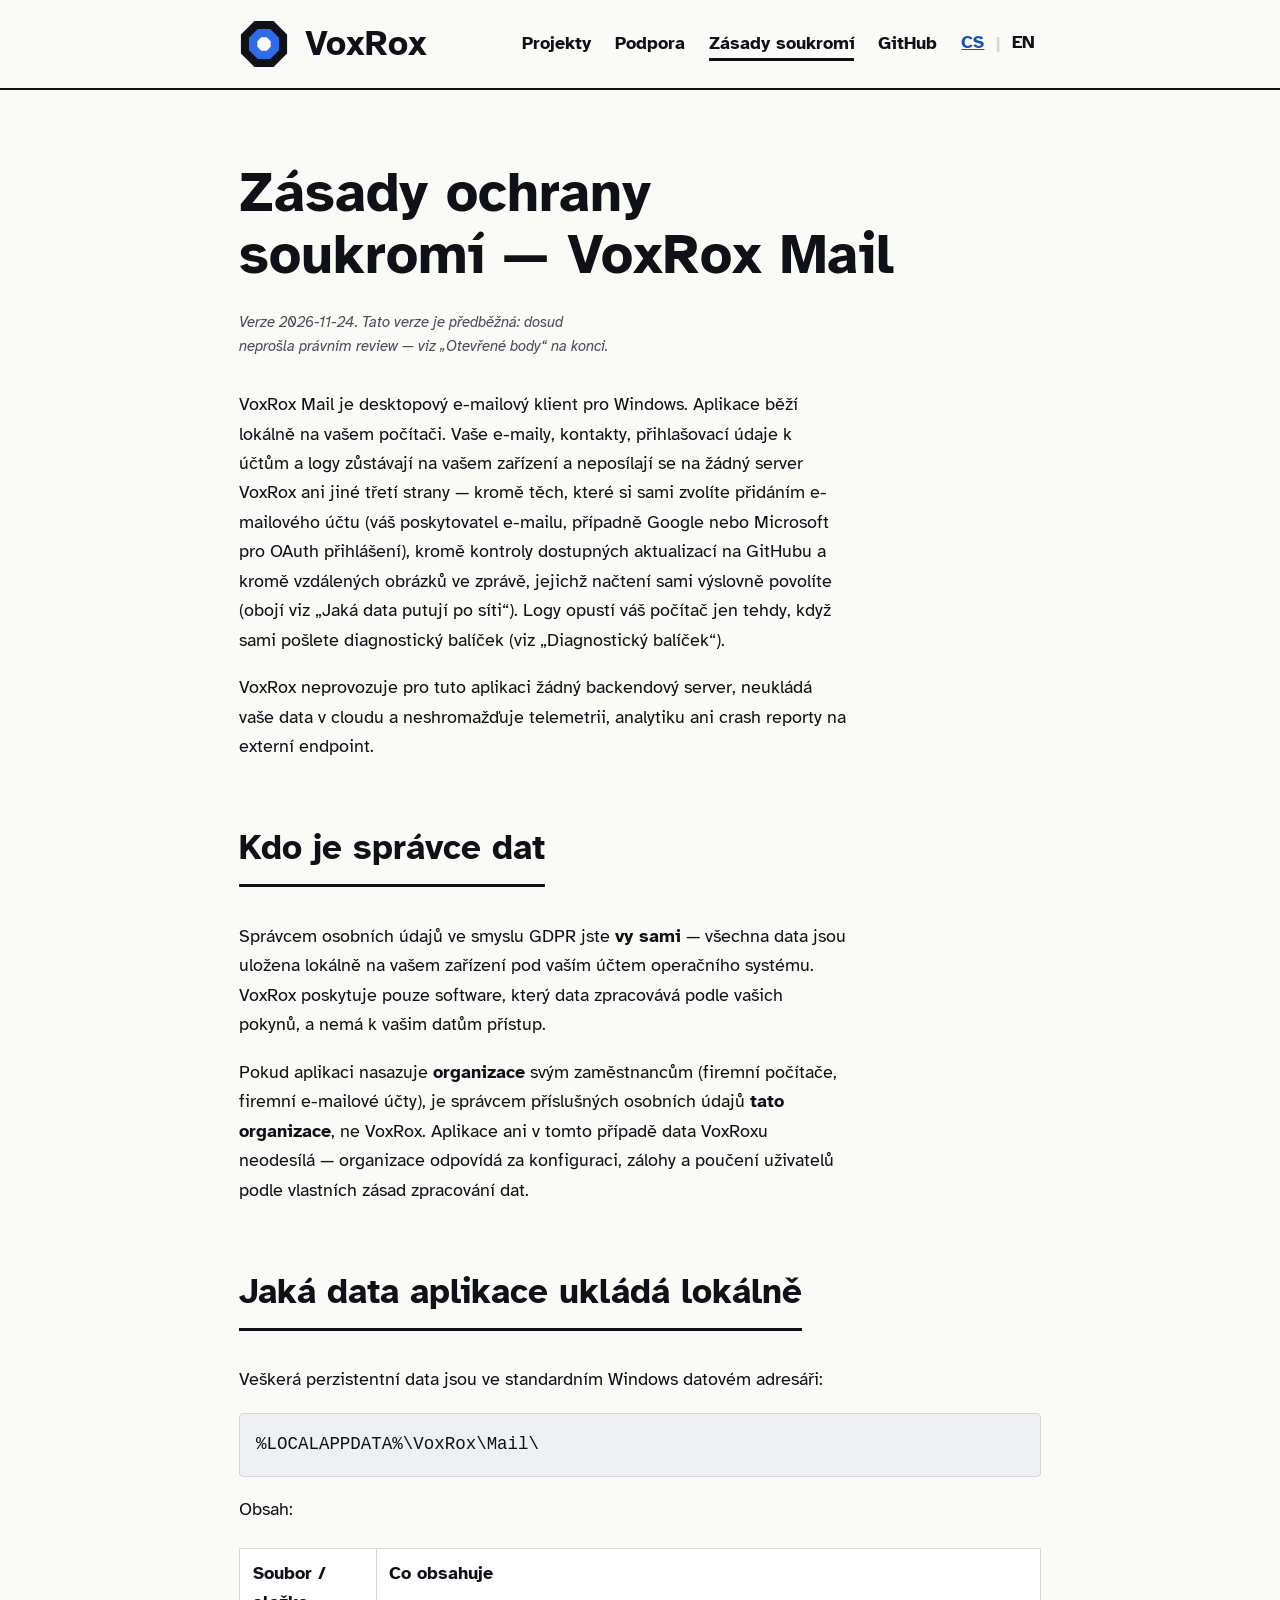
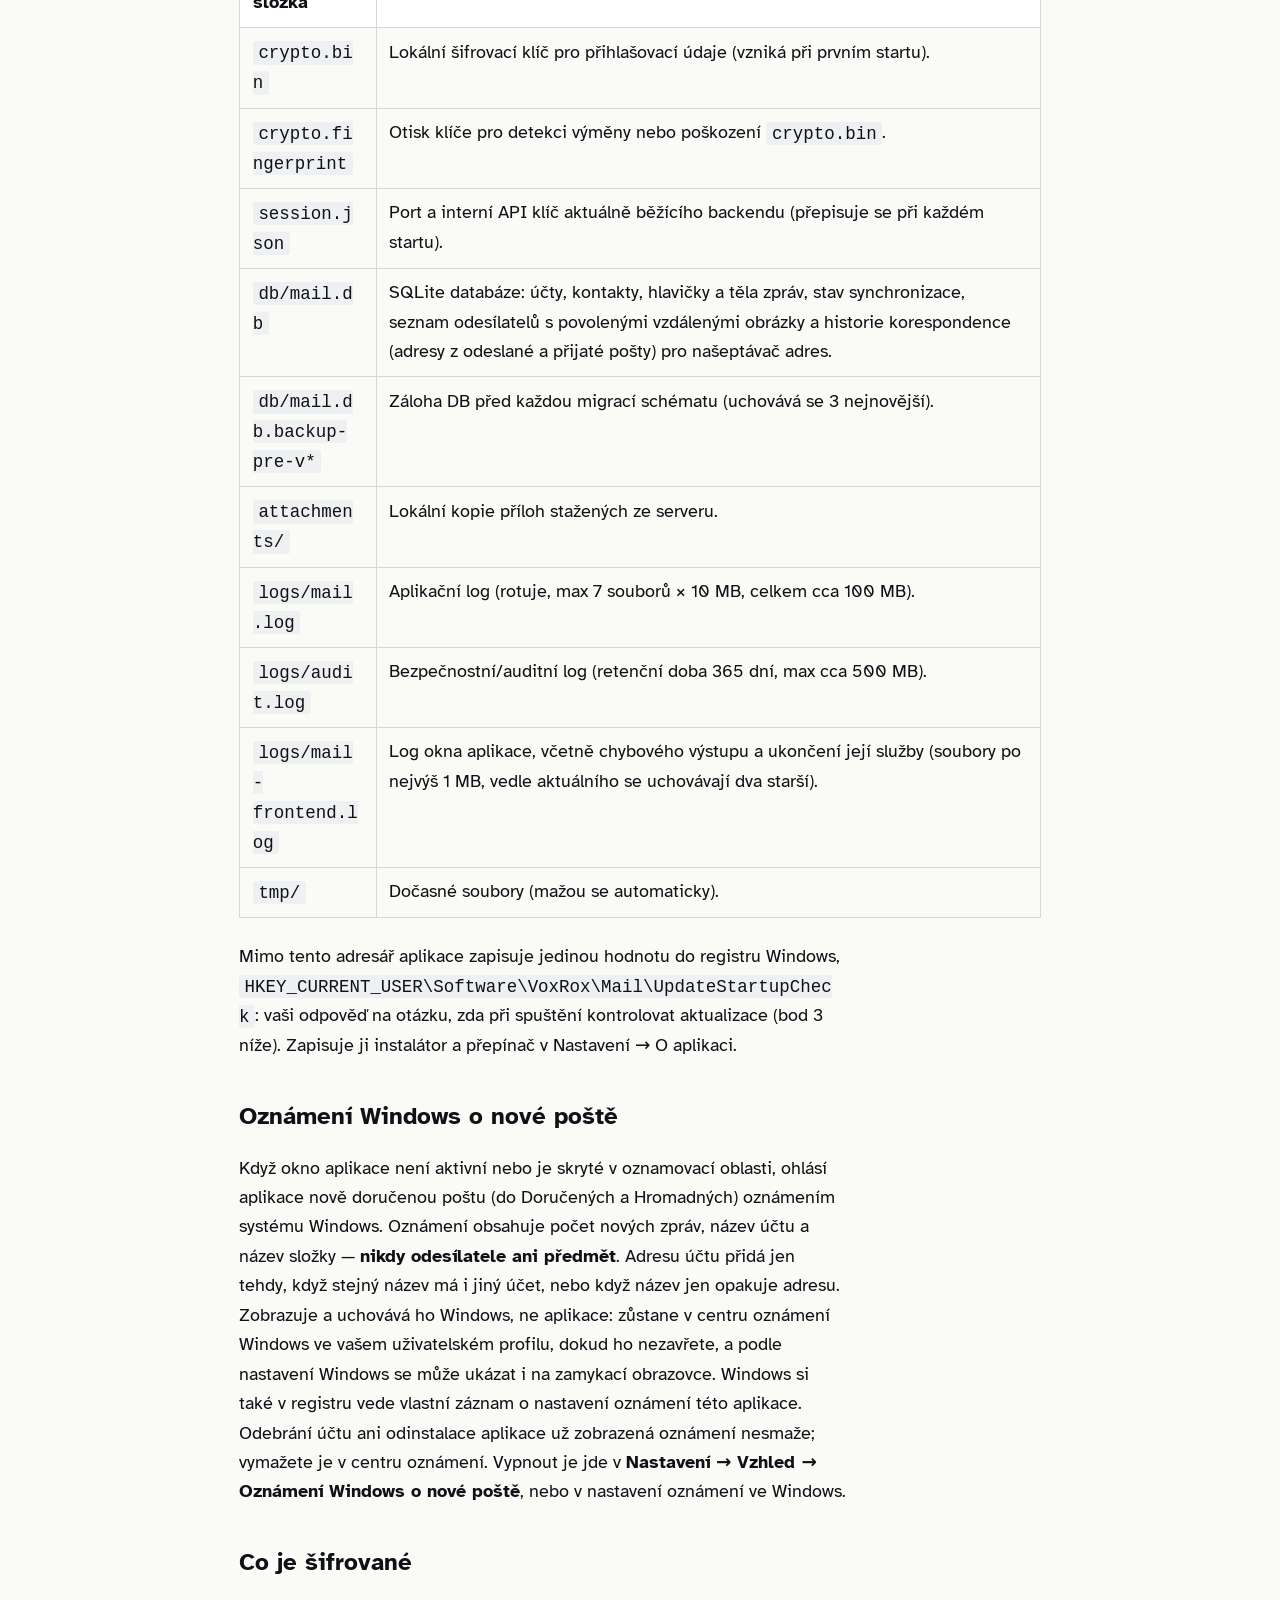
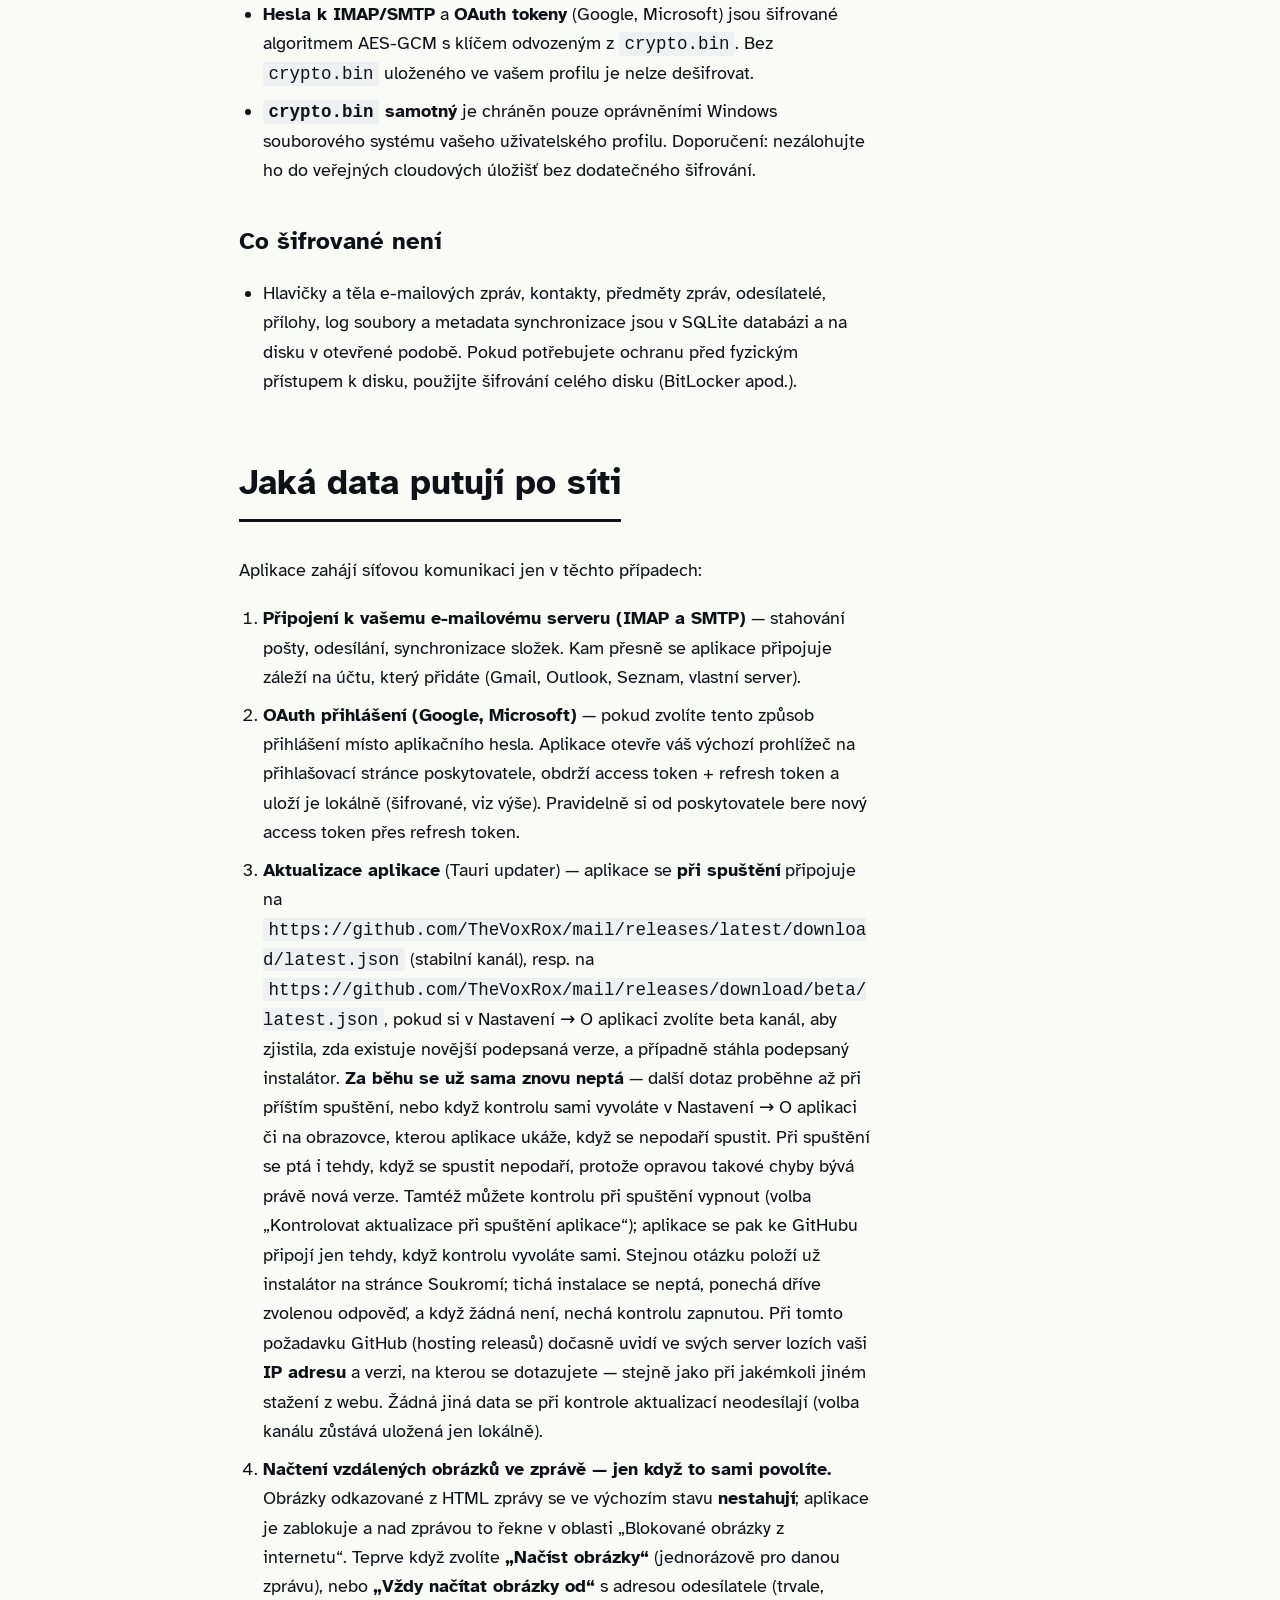
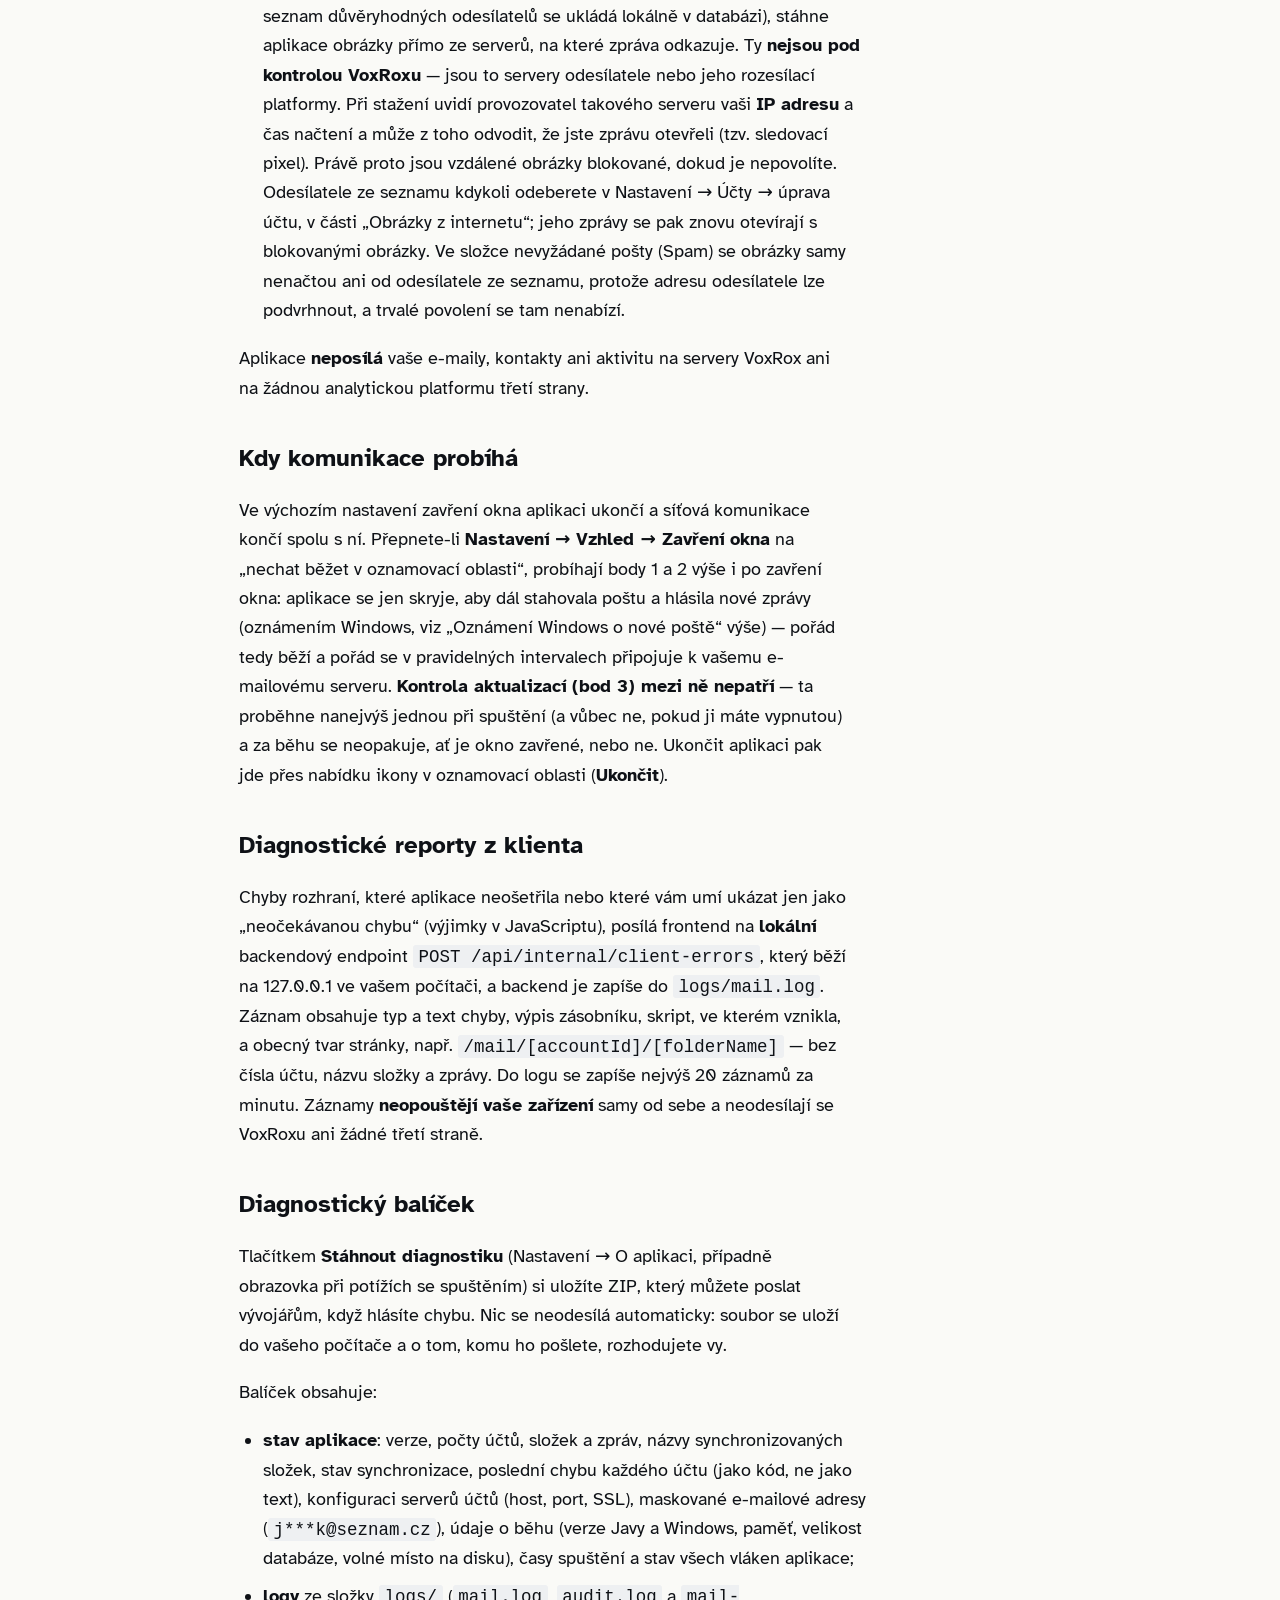
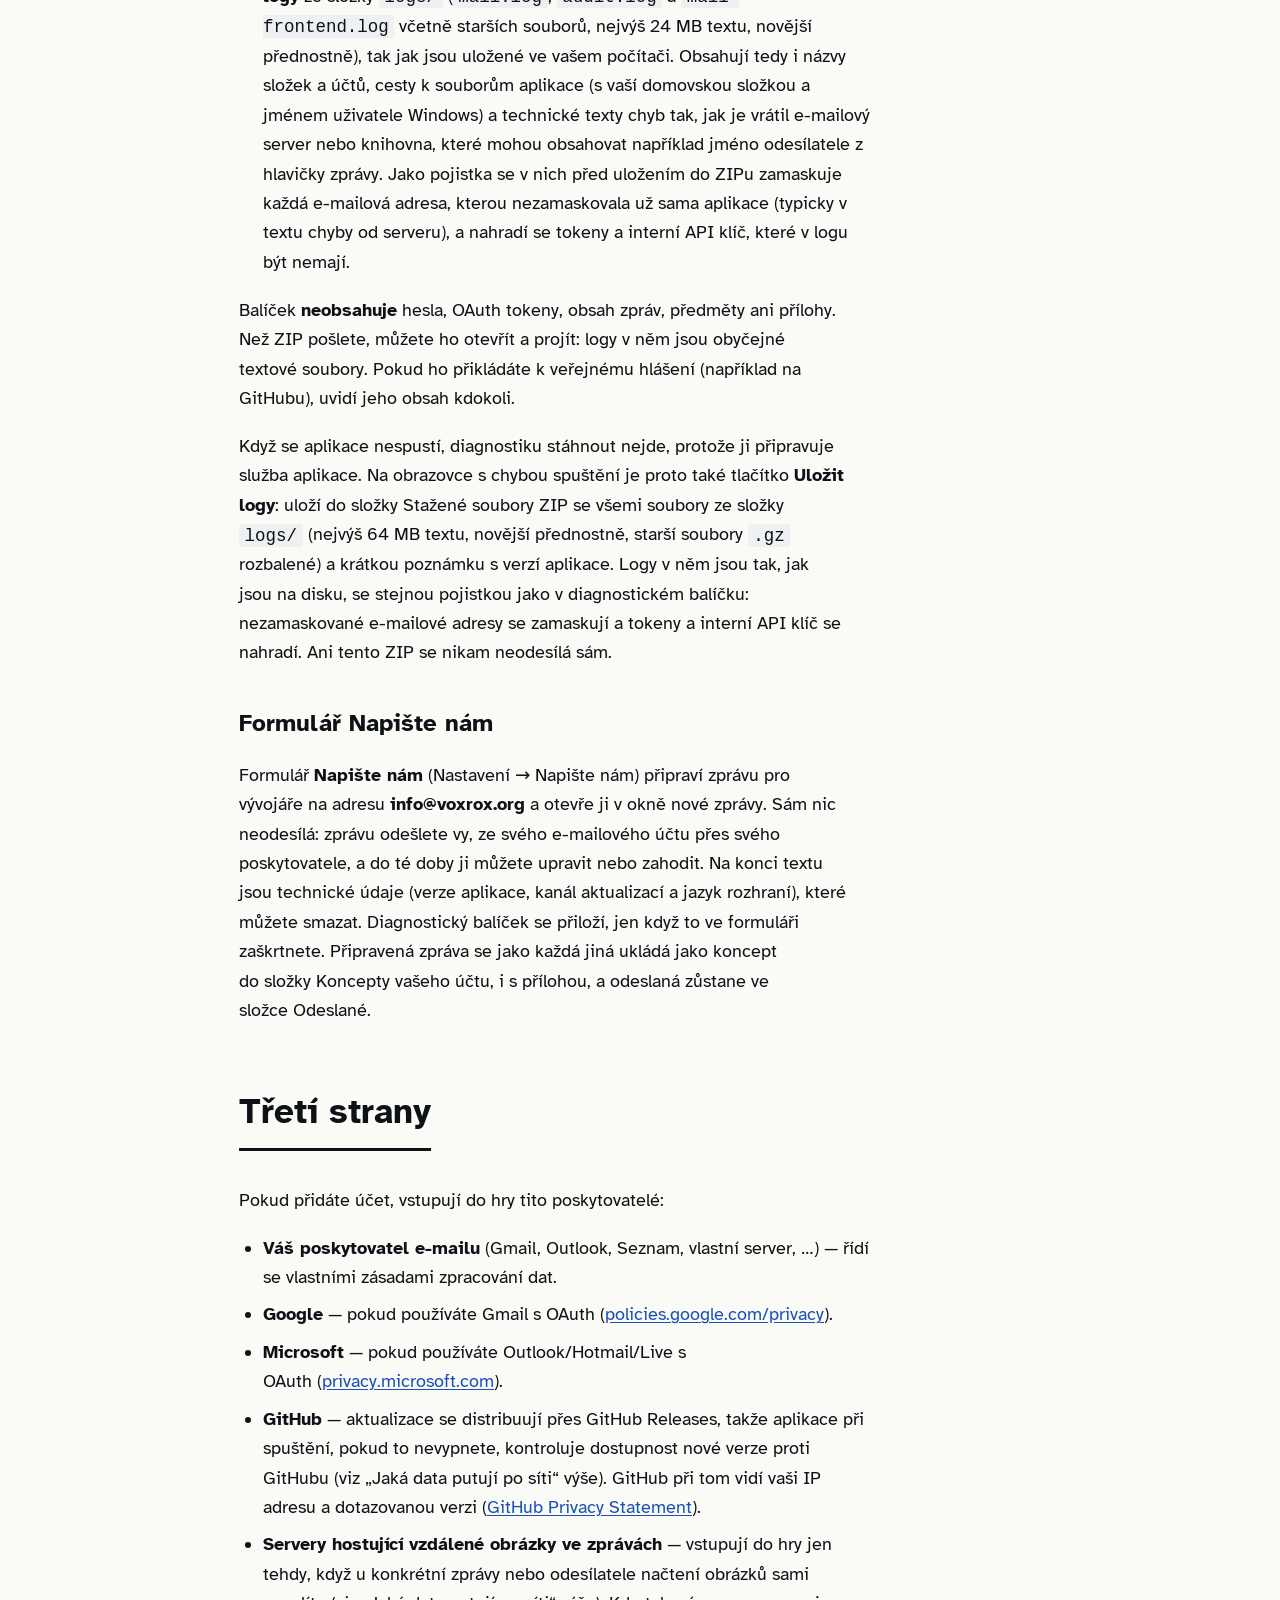
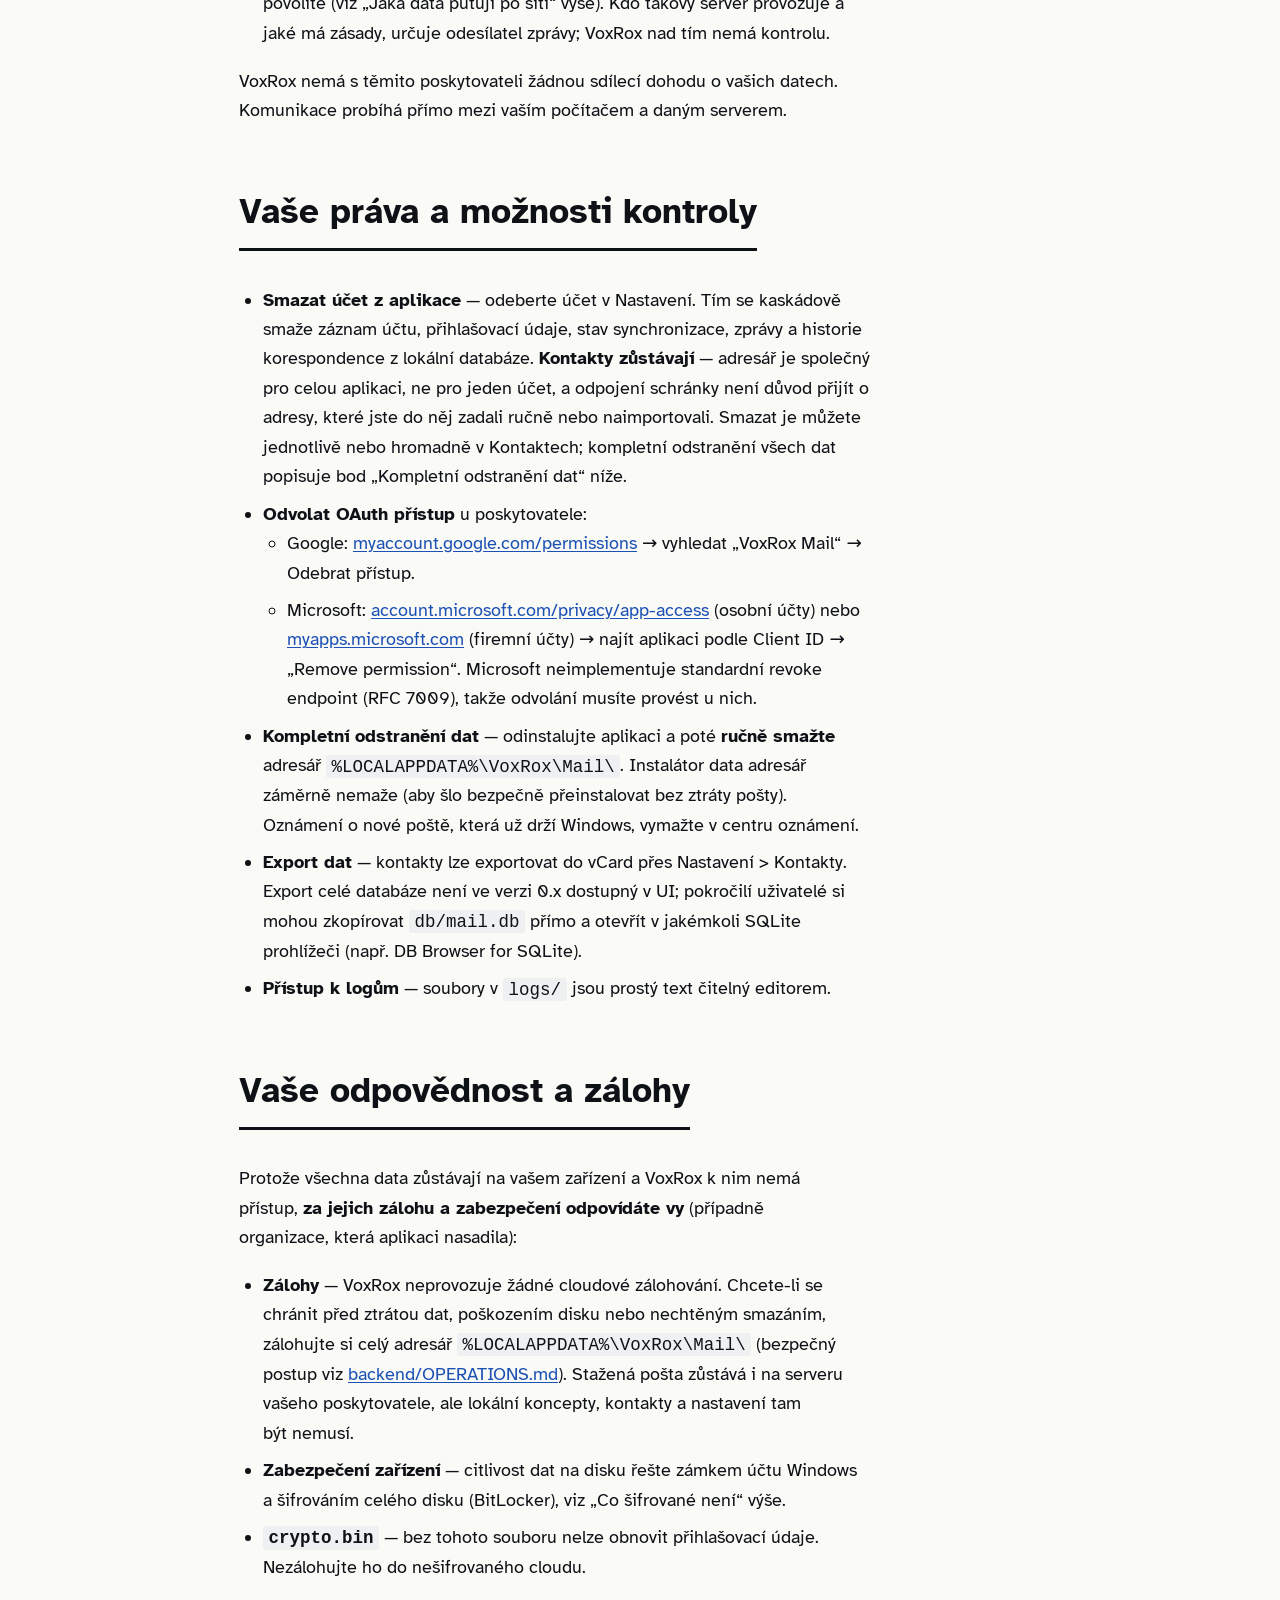
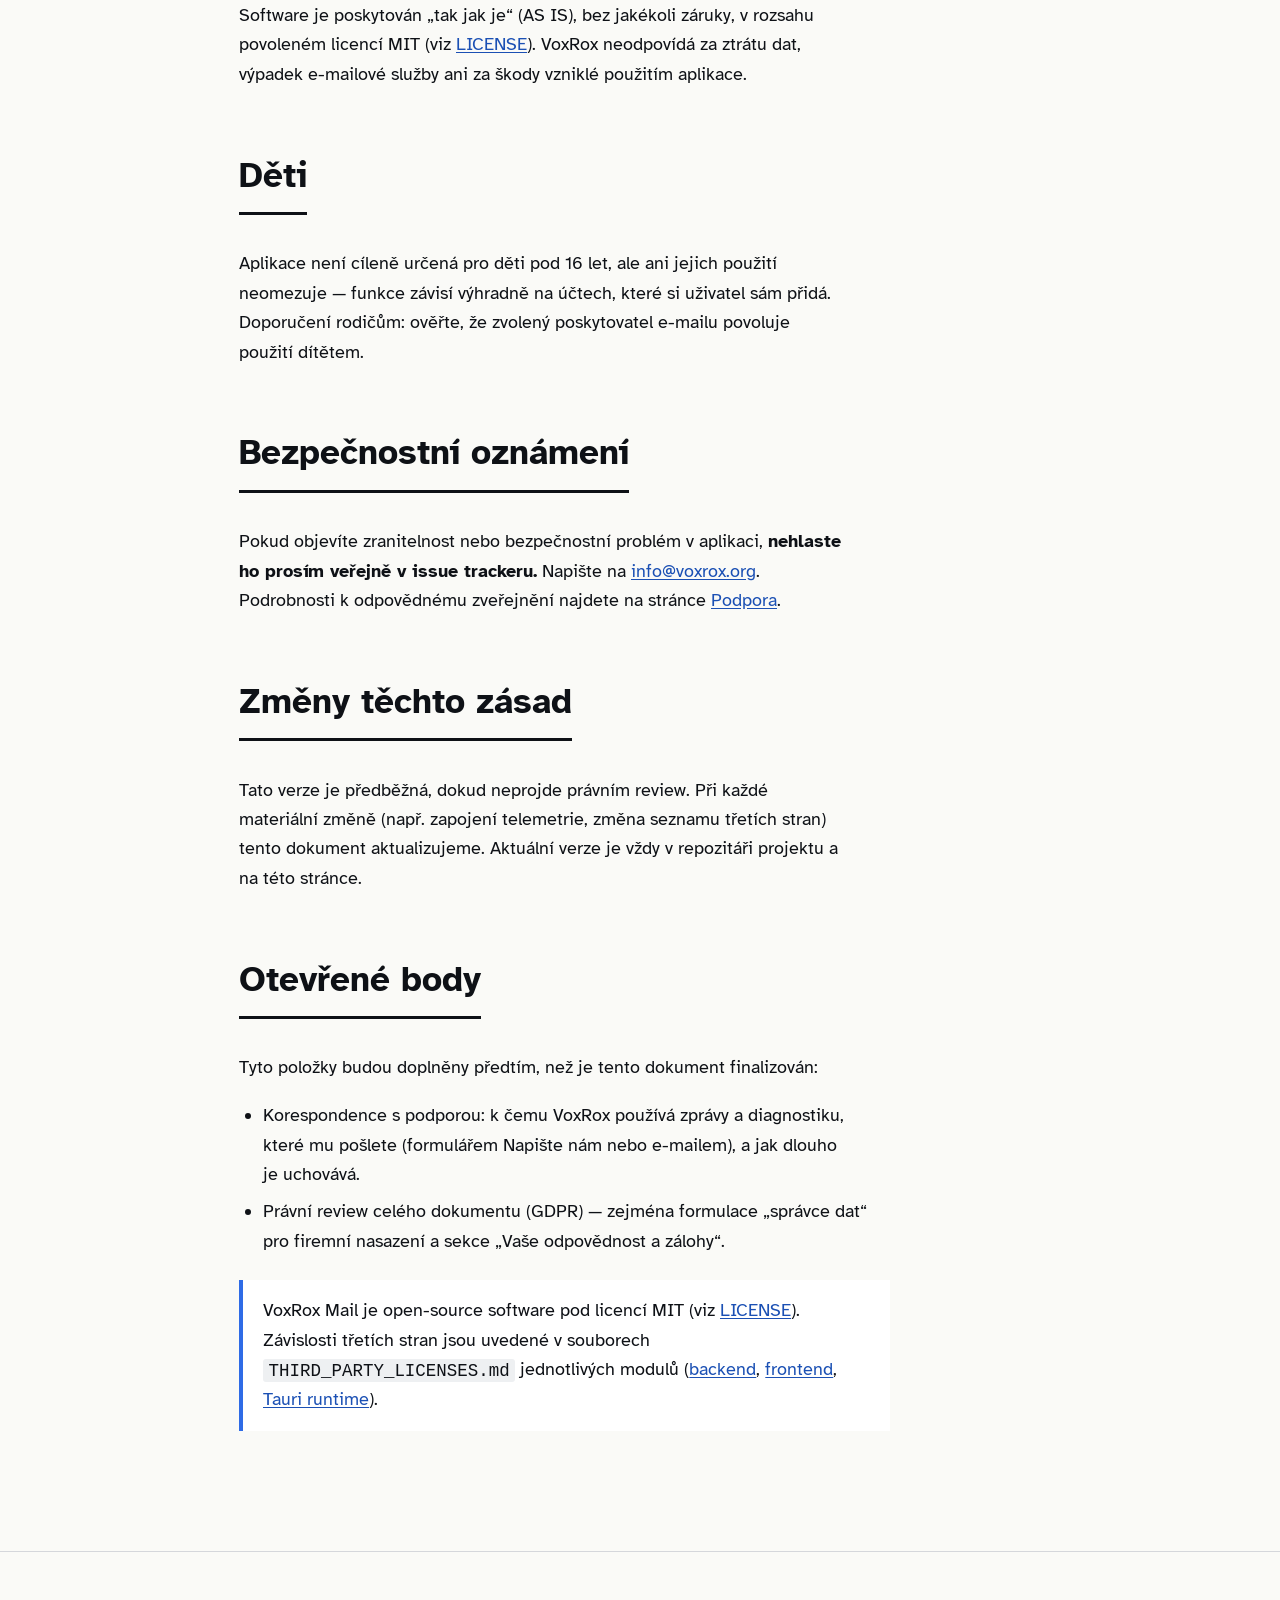
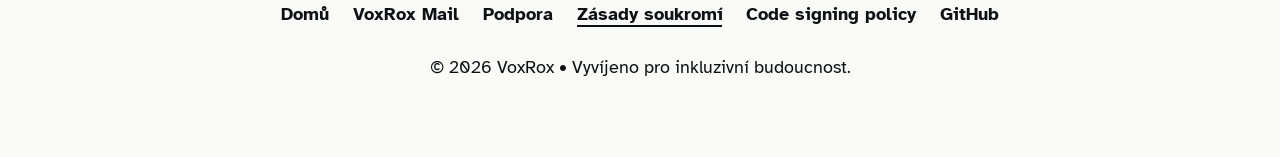
<file: privacy/index.html>
<!DOCTYPE html>
<html lang="cs">
<head>
    <meta charset="UTF-8">
    <meta name="viewport" content="width=device-width, initial-scale=1.0">
    <title>Zásady ochrany soukromí — VoxRox Mail</title>
    <meta name="description" content="Zásady ochrany soukromí pro VoxRox Mail. Aplikace běží lokálně, vaše pošta i přihlašovací údaje zůstávají na vašem zařízení. Žádný backend, žádná telemetrie.">

    <link rel="canonical" href="https://voxrox.org/privacy/">
    <link rel="alternate" hreflang="cs" href="https://voxrox.org/privacy/">
    <link rel="alternate" hreflang="en" href="https://voxrox.org/en/privacy/">
    <link rel="alternate" hreflang="x-default" href="https://voxrox.org/privacy/">

    <link rel="icon" href="/assets/voxrox-mark-favicon.svg" type="image/svg+xml">
    <meta name="theme-color" content="#2E6BE6">
    <meta name="robots" content="index, follow">

    <link rel="stylesheet" href="/assets/styles.css">
</head>
<body>

    <a href="#main-content" class="skip-link">Přeskočit na obsah</a>

    <header>
        <div class="container nav-wrap">
            <a href="/" class="logo" aria-label="VoxRox — domů">
                <svg width="50" height="50" viewBox="0 0 64 64" aria-hidden="true" focusable="false">
                    <path d="M 44.246 2.436 L 61.564 19.754 L 61.564 44.246 L 44.246 61.564 L 19.754 61.564 L 2.436 44.246 L 2.436 19.754 L 19.754 2.436 Z" fill="#0E1116"/>
                    <path d="M 39.960 12.783 L 51.217 24.040 L 51.217 39.960 L 39.960 51.217 L 24.040 51.217 L 12.783 39.960 L 12.783 24.040 L 24.040 12.783 Z" fill="#2E6BE6"/>
                    <path d="M 35.551 23.426 L 40.574 28.449 L 40.574 35.551 L 35.551 40.574 L 28.449 40.574 L 23.426 35.551 L 23.426 28.449 L 28.449 23.426 Z" fill="#FAFAF7"/>
                </svg>
                <span class="brand-name">VoxRox</span>
            </a>
            <nav aria-label="Hlavní">
                <ul>
                    <li><a href="/#projekty">Projekty</a></li>
                    <li><a href="/support/">Podpora</a></li>
                    <li><a href="/privacy/" aria-current="page">Zásady soukromí</a></li>
                    <li><a href="https://github.com/TheVoxRox">GitHub</a></li>
                    <li>
                        <span class="lang-switch">
                            <a href="/privacy/" aria-current="true" hreflang="cs" lang="cs">CS</a>
                            <span class="sep" aria-hidden="true">|</span>
                            <a href="/en/privacy/" hreflang="en" lang="en">EN</a>
                        </span>
                    </li>
                </ul>
            </nav>
        </div>
    </header>

    <main class="container prose" id="main-content">
        <h1>Zásady ochrany soukromí — VoxRox Mail</h1>
        <p class="doc-meta">Verze 2026-11-24. Tato verze je předběžná: dosud neprošla právním review — viz „Otevřené body“ na konci.</p>

        <p>VoxRox Mail je desktopový e-mailový klient pro Windows. Aplikace běží lokálně na vašem počítači. Vaše e-maily, kontakty, přihlašovací údaje k účtům a logy zůstávají na vašem zařízení a neposílají se na žádný server VoxRox ani jiné třetí strany — kromě těch, které si sami zvolíte přidáním e-mailového účtu (váš poskytovatel e-mailu, případně Google nebo Microsoft pro OAuth přihlášení), kromě kontroly dostupných aktualizací na GitHubu a kromě vzdálených obrázků ve zprávě, jejichž načtení sami výslovně povolíte (obojí viz „Jaká data putují po síti“). Logy opustí váš počítač jen tehdy, když sami pošlete diagnostický balíček (viz „Diagnostický balíček“).</p>

        <p>VoxRox neprovozuje pro tuto aplikaci žádný backendový server, neukládá vaše data v cloudu a neshromažďuje telemetrii, analytiku ani crash reporty na externí endpoint.</p>

        <h2>Kdo je správce dat</h2>
        <p>Správcem osobních údajů ve smyslu GDPR jste <strong>vy sami</strong> — všechna data jsou uložena lokálně na vašem zařízení pod vaším účtem operačního systému. VoxRox poskytuje pouze software, který data zpracovává podle vašich pokynů, a nemá k vašim datům přístup.</p>
        <p>Pokud aplikaci nasazuje <strong>organizace</strong> svým zaměstnancům (firemní počítače, firemní e-mailové účty), je správcem příslušných osobních údajů <strong>tato organizace</strong>, ne VoxRox. Aplikace ani v tomto případě data VoxRoxu neodesílá — organizace odpovídá za konfiguraci, zálohy a poučení uživatelů podle vlastních zásad zpracování dat.</p>

        <h2>Jaká data aplikace ukládá lokálně</h2>
        <p>Veškerá perzistentní data jsou ve standardním Windows datovém adresáři:</p>
        <pre><code>%LOCALAPPDATA%\VoxRox\Mail\</code></pre>
        <p>Obsah:</p>
        <table>
            <thead>
                <tr><th scope="col">Soubor / složka</th><th scope="col">Co obsahuje</th></tr>
            </thead>
            <tbody>
                <tr><td><code>crypto.bin</code></td><td>Lokální šifrovací klíč pro přihlašovací údaje (vzniká při prvním startu).</td></tr>
                <tr><td><code>crypto.fingerprint</code></td><td>Otisk klíče pro detekci výměny nebo poškození <code>crypto.bin</code>.</td></tr>
                <tr><td><code>session.json</code></td><td>Port a interní API klíč aktuálně běžícího backendu (přepisuje se při každém startu).</td></tr>
                <tr><td><code>db/mail.db</code></td><td>SQLite databáze: účty, kontakty, hlavičky a těla zpráv, stav synchronizace, seznam odesílatelů s povolenými vzdálenými obrázky a historie korespondence (adresy z odeslané a přijaté pošty) pro našeptávač adres.</td></tr>
                <tr><td><code>db/mail.db.backup-pre-v*</code></td><td>Záloha DB před každou migrací schématu (uchovává se 3 nejnovější).</td></tr>
                <tr><td><code>attachments/</code></td><td>Lokální kopie příloh stažených ze serveru.</td></tr>
                <tr><td><code>logs/mail.log</code></td><td>Aplikační log (rotuje, max 7 souborů × 10 MB, celkem cca 100 MB).</td></tr>
                <tr><td><code>logs/audit.log</code></td><td>Bezpečnostní/auditní log (retenční doba 365 dní, max cca 500 MB).</td></tr>
                <tr><td><code>logs/mail-frontend.log</code></td><td>Log okna aplikace, včetně chybového výstupu a ukončení její služby (soubory po nejvýš 1 MB, vedle aktuálního se uchovávají dva starší).</td></tr>
                <tr><td><code>tmp/</code></td><td>Dočasné soubory (mažou se automaticky).</td></tr>
            </tbody>
        </table>
        <p>Mimo tento adresář aplikace zapisuje jedinou hodnotu do registru Windows, <code>HKEY_CURRENT_USER\Software\VoxRox\Mail\UpdateStartupCheck</code>: vaši odpověď na otázku, zda při spuštění kontrolovat aktualizace (bod 3 níže). Zapisuje ji instalátor a přepínač v Nastavení → O aplikaci.</p>

        <h3>Oznámení Windows o nové poště</h3>
        <p>Když okno aplikace není aktivní nebo je skryté v oznamovací oblasti, ohlásí aplikace nově doručenou poštu (do Doručených a Hromadných) oznámením systému Windows. Oznámení obsahuje počet nových zpráv, název účtu a název složky — <strong>nikdy odesílatele ani předmět</strong>. Adresu účtu přidá jen tehdy, když stejný název má i jiný účet, nebo když název jen opakuje adresu. Zobrazuje a uchovává ho Windows, ne aplikace: zůstane v centru oznámení Windows ve vašem uživatelském profilu, dokud ho nezavřete, a podle nastavení Windows se může ukázat i na zamykací obrazovce. Windows si také v registru vede vlastní záznam o nastavení oznámení této aplikace. Odebrání účtu ani odinstalace aplikace už zobrazená oznámení nesmaže; vymažete je v centru oznámení. Vypnout je jde v <strong>Nastavení → Vzhled → Oznámení Windows o nové poště</strong>, nebo v nastavení oznámení ve Windows.</p>

        <h3>Co je šifrované</h3>
        <ul>
            <li><strong>Hesla k IMAP/SMTP</strong> a <strong>OAuth tokeny</strong> (Google, Microsoft) jsou šifrované algoritmem AES-GCM s klíčem odvozeným z <code>crypto.bin</code>. Bez <code>crypto.bin</code> uloženého ve vašem profilu je nelze dešifrovat.</li>
            <li><strong><code>crypto.bin</code> samotný</strong> je chráněn pouze oprávněními Windows souborového systému vašeho uživatelského profilu. Doporučení: nezálohujte ho do veřejných cloudových úložišť bez dodatečného šifrování.</li>
        </ul>

        <h3>Co šifrované není</h3>
        <ul>
            <li>Hlavičky a těla e-mailových zpráv, kontakty, předměty zpráv, odesílatelé, přílohy, log soubory a metadata synchronizace jsou v SQLite databázi a na disku v otevřené podobě. Pokud potřebujete ochranu před fyzickým přístupem k disku, použijte šifrování celého disku (BitLocker apod.).</li>
        </ul>

        <h2>Jaká data putují po síti</h2>
        <p>Aplikace zahájí síťovou komunikaci jen v těchto případech:</p>
        <ol>
            <li><strong>Připojení k vašemu e-mailovému serveru (IMAP a SMTP)</strong> — stahování pošty, odesílání, synchronizace složek. Kam přesně se aplikace připojuje záleží na účtu, který přidáte (Gmail, Outlook, Seznam, vlastní server).</li>
            <li><strong>OAuth přihlášení (Google, Microsoft)</strong> — pokud zvolíte tento způsob přihlášení místo aplikačního hesla. Aplikace otevře váš výchozí prohlížeč na přihlašovací stránce poskytovatele, obdrží access token + refresh token a uloží je lokálně (šifrované, viz výše). Pravidelně si od poskytovatele bere nový access token přes refresh token.</li>
            <li><strong>Aktualizace aplikace</strong> (Tauri updater) — aplikace se <strong>při spuštění</strong> připojuje na <code>https://github.com/TheVoxRox/mail/releases/latest/download/latest.json</code> (stabilní kanál), resp. na <code>https://github.com/TheVoxRox/mail/releases/download/beta/latest.json</code>, pokud si v Nastavení → O aplikaci zvolíte beta kanál, aby zjistila, zda existuje novější podepsaná verze, a případně stáhla podepsaný instalátor. <strong>Za běhu se už sama znovu neptá</strong> — další dotaz proběhne až při příštím spuštění, nebo když kontrolu sami vyvoláte v Nastavení → O aplikaci či na obrazovce, kterou aplikace ukáže, když se nepodaří spustit. Při spuštění se ptá i tehdy, když se spustit nepodaří, protože opravou takové chyby bývá právě nová verze. Tamtéž můžete kontrolu při spuštění vypnout (volba „Kontrolovat aktualizace při spuštění aplikace“); aplikace se pak ke GitHubu připojí jen tehdy, když kontrolu vyvoláte sami. Stejnou otázku položí už instalátor na stránce Soukromí; tichá instalace se neptá, ponechá dříve zvolenou odpověď, a když žádná není, nechá kontrolu zapnutou. Při tomto požadavku GitHub (hosting releasů) dočasně uvidí ve svých server lozích vaši <strong>IP adresu</strong> a verzi, na kterou se dotazujete — stejně jako při jakémkoli jiném stažení z webu. Žádná jiná data se při kontrole aktualizací neodesílají (volba kanálu zůstává uložená jen lokálně).</li>
            <li><strong>Načtení vzdálených obrázků ve zprávě — jen když to sami povolíte.</strong> Obrázky odkazované z HTML zprávy se ve výchozím stavu <strong>nestahují</strong>; aplikace je zablokuje a nad zprávou to řekne v oblasti „Blokované obrázky z internetu“. Teprve když zvolíte <strong>„Načíst obrázky“</strong> (jednorázově pro danou zprávu), nebo <strong>„Vždy načítat obrázky od“</strong> s adresou odesílatele (trvale, seznam důvěryhodných odesílatelů se ukládá lokálně v databázi), stáhne aplikace obrázky přímo ze serverů, na které zpráva odkazuje. Ty <strong>nejsou pod kontrolou VoxRoxu</strong> — jsou to servery odesílatele nebo jeho rozesílací platformy. Při stažení uvidí provozovatel takového serveru vaši <strong>IP adresu</strong> a čas načtení a může z toho odvodit, že jste zprávu otevřeli (tzv. sledovací pixel). Právě proto jsou vzdálené obrázky blokované, dokud je nepovolíte. Odesílatele ze seznamu kdykoli odeberete v Nastavení → Účty → úprava účtu, v části „Obrázky z internetu“; jeho zprávy se pak znovu otevírají s blokovanými obrázky. Ve složce nevyžádané pošty (Spam) se obrázky samy nenačtou ani od odesílatele ze seznamu, protože adresu odesílatele lze podvrhnout, a trvalé povolení se tam nenabízí.</li>
        </ol>
        <p>Aplikace <strong>neposílá</strong> vaše e-maily, kontakty ani aktivitu na servery VoxRox ani na žádnou analytickou platformu třetí strany.</p>

        <h3>Kdy komunikace probíhá</h3>
        <p>Ve výchozím nastavení zavření okna aplikaci ukončí a síťová komunikace končí spolu s ní. Přepnete-li <strong>Nastavení → Vzhled → Zavření okna</strong> na „nechat běžet v oznamovací oblasti“, probíhají body 1 a 2 výše i po zavření okna: aplikace se jen skryje, aby dál stahovala poštu a hlásila nové zprávy (oznámením Windows, viz „Oznámení Windows o nové poště“ výše) — pořád tedy běží a pořád se v pravidelných intervalech připojuje k vašemu e-mailovému serveru. <strong>Kontrola aktualizací (bod 3) mezi ně nepatří</strong> — ta proběhne nanejvýš jednou při spuštění (a vůbec ne, pokud ji máte vypnutou) a za běhu se neopakuje, ať je okno zavřené, nebo ne. Ukončit aplikaci pak jde přes nabídku ikony v oznamovací oblasti (<strong>Ukončit</strong>).</p>

        <h3>Diagnostické reporty z klienta</h3>
        <p>Chyby rozhraní, které aplikace neošetřila nebo které vám umí ukázat jen jako „neočekávanou chybu“ (výjimky v JavaScriptu), posílá frontend na <strong>lokální</strong> backendový endpoint <code>POST /api/internal/client-errors</code>, který běží na 127.0.0.1 ve vašem počítači, a backend je zapíše do <code>logs/mail.log</code>. Záznam obsahuje typ a text chyby, výpis zásobníku, skript, ve kterém vznikla, a obecný tvar stránky, např. <code>/mail/[accountId]/[folderName]</code> — bez čísla účtu, názvu složky a zprávy. Do logu se zapíše nejvýš 20 záznamů za minutu. Záznamy <strong>neopouštějí vaše zařízení</strong> samy od sebe a neodesílají se VoxRoxu ani žádné třetí straně.</p>

        <h3>Diagnostický balíček</h3>
        <p>Tlačítkem <strong>Stáhnout diagnostiku</strong> (Nastavení → O aplikaci, případně obrazovka při potížích se spuštěním) si uložíte ZIP, který můžete poslat vývojářům, když hlásíte chybu. Nic se neodesílá automaticky: soubor se uloží do vašeho počítače a o tom, komu ho pošlete, rozhodujete vy.</p>
        <p>Balíček obsahuje:</p>
        <ul>
            <li><strong>stav aplikace</strong>: verze, počty účtů, složek a zpráv, názvy synchronizovaných složek, stav synchronizace, poslední chybu každého účtu (jako kód, ne jako text), konfiguraci serverů účtů (host, port, SSL), maskované e-mailové adresy (<code>j***k@seznam.cz</code>), údaje o běhu (verze Javy a Windows, paměť, velikost databáze, volné místo na disku), časy spuštění a stav všech vláken aplikace;</li>
            <li><strong>logy</strong> ze složky <code>logs/</code> (<code>mail.log</code>, <code>audit.log</code> a <code>mail-frontend.log</code> včetně starších souborů, nejvýš 24 MB textu, novější přednostně), tak jak jsou uložené ve vašem počítači. Obsahují tedy i názvy složek a účtů, cesty k souborům aplikace (s vaší domovskou složkou a jménem uživatele Windows) a technické texty chyb tak, jak je vrátil e-mailový server nebo knihovna, které mohou obsahovat například jméno odesílatele z hlavičky zprávy. Jako pojistka se v nich před uložením do ZIPu zamaskuje každá e-mailová adresa, kterou nezamaskovala už sama aplikace (typicky v textu chyby od serveru), a nahradí se tokeny a interní API klíč, které v logu být nemají.</li>
        </ul>
        <p>Balíček <strong>neobsahuje</strong> hesla, OAuth tokeny, obsah zpráv, předměty ani přílohy. Než ZIP pošlete, můžete ho otevřít a projít: logy v něm jsou obyčejné textové soubory. Pokud ho přikládáte k veřejnému hlášení (například na GitHubu), uvidí jeho obsah kdokoli.</p>
        <p>Když se aplikace nespustí, diagnostiku stáhnout nejde, protože ji připravuje služba aplikace. Na obrazovce s chybou spuštění je proto také tlačítko <strong>Uložit logy</strong>: uloží do složky Stažené soubory ZIP se všemi soubory ze složky <code>logs/</code> (nejvýš 64 MB textu, novější přednostně, starší soubory <code>.gz</code> rozbalené) a krátkou poznámku s verzí aplikace. Logy v něm jsou tak, jak jsou na disku, se stejnou pojistkou jako v diagnostickém balíčku: nezamaskované e-mailové adresy se zamaskují a tokeny a interní API klíč se nahradí. Ani tento ZIP se nikam neodesílá sám.</p>

        <h3>Formulář Napište nám</h3>
        <p>Formulář <strong>Napište nám</strong> (Nastavení → Napište nám) připraví zprávu pro vývojáře na adresu <strong>info@voxrox.org</strong> a otevře ji v okně nové zprávy. Sám nic neodesílá: zprávu odešlete vy, ze svého e-mailového účtu přes svého poskytovatele, a do té doby ji můžete upravit nebo zahodit. Na konci textu jsou technické údaje (verze aplikace, kanál aktualizací a jazyk rozhraní), které můžete smazat. Diagnostický balíček se přiloží, jen když to ve formuláři zaškrtnete. Připravená zpráva se jako každá jiná ukládá jako koncept do složky Koncepty vašeho účtu, i s přílohou, a odeslaná zůstane ve složce Odeslané.</p>

        <h2>Třetí strany</h2>
        <p>Pokud přidáte účet, vstupují do hry tito poskytovatelé:</p>
        <ul>
            <li><strong>Váš poskytovatel e-mailu</strong> (Gmail, Outlook, Seznam, vlastní server, …) — řídí se vlastními zásadami zpracování dat.</li>
            <li><strong>Google</strong> — pokud používáte Gmail s OAuth (<a href="https://policies.google.com/privacy">policies.google.com/privacy</a>).</li>
            <li><strong>Microsoft</strong> — pokud používáte Outlook/Hotmail/Live s OAuth (<a href="https://privacy.microsoft.com/">privacy.microsoft.com</a>).</li>
            <li><strong>GitHub</strong> — aktualizace se distribuují přes GitHub Releases, takže aplikace při spuštění, pokud to nevypnete, kontroluje dostupnost nové verze proti GitHubu (viz „Jaká data putují po síti“ výše). GitHub při tom vidí vaši IP adresu a dotazovanou verzi (<a href="https://docs.github.com/en/site-policy/privacy-policies/github-general-privacy-statement">GitHub Privacy Statement</a>).</li>
            <li><strong>Servery hostující vzdálené obrázky ve zprávách</strong> — vstupují do hry jen tehdy, když u konkrétní zprávy nebo odesílatele načtení obrázků sami povolíte (viz „Jaká data putují po síti“ výše). Kdo takový server provozuje a jaké má zásady, určuje odesílatel zprávy; VoxRox nad tím nemá kontrolu.</li>
        </ul>
        <p>VoxRox nemá s těmito poskytovateli žádnou sdílecí dohodu o vašich datech. Komunikace probíhá přímo mezi vaším počítačem a daným serverem.</p>

        <h2>Vaše práva a možnosti kontroly</h2>
        <ul>
            <li><strong>Smazat účet z aplikace</strong> — odeberte účet v Nastavení. Tím se kaskádově smaže záznam účtu, přihlašovací údaje, stav synchronizace, zprávy a historie korespondence z lokální databáze. <strong>Kontakty zůstávají</strong> — adresář je společný pro celou aplikaci, ne pro jeden účet, a odpojení schránky není důvod přijít o adresy, které jste do něj zadali ručně nebo naimportovali. Smazat je můžete jednotlivě nebo hromadně v Kontaktech; kompletní odstranění všech dat popisuje bod „Kompletní odstranění dat“ níže.</li>
            <li><strong>Odvolat OAuth přístup</strong> u poskytovatele:
                <ul>
                    <li>Google: <a href="https://myaccount.google.com/permissions">myaccount.google.com/permissions</a> → vyhledat „VoxRox Mail“ → Odebrat přístup.</li>
                    <li>Microsoft: <a href="https://account.microsoft.com/privacy/app-access">account.microsoft.com/privacy/app-access</a> (osobní účty) nebo <a href="https://myapps.microsoft.com">myapps.microsoft.com</a> (firemní účty) → najít aplikaci podle Client ID → „Remove permission“. Microsoft neimplementuje standardní revoke endpoint (RFC 7009), takže odvolání musíte provést u nich.</li>
                </ul>
            </li>
            <li><strong>Kompletní odstranění dat</strong> — odinstalujte aplikaci a poté <strong>ručně smažte</strong> adresář <code>%LOCALAPPDATA%\VoxRox\Mail\</code>. Instalátor data adresář záměrně nemaže (aby šlo bezpečně přeinstalovat bez ztráty pošty). Oznámení o nové poště, která už drží Windows, vymažte v centru oznámení.</li>
            <li><strong>Export dat</strong> — kontakty lze exportovat do vCard přes Nastavení &gt; Kontakty. Export celé databáze není ve verzi 0.x dostupný v UI; pokročilí uživatelé si mohou zkopírovat <code>db/mail.db</code> přímo a otevřít v jakémkoli SQLite prohlížeči (např. DB Browser for SQLite).</li>
            <li><strong>Přístup k logům</strong> — soubory v <code>logs/</code> jsou prostý text čitelný editorem.</li>
        </ul>

        <h2>Vaše odpovědnost a zálohy</h2>
        <p>Protože všechna data zůstávají na vašem zařízení a VoxRox k nim nemá přístup, <strong>za jejich zálohu a zabezpečení odpovídáte vy</strong> (případně organizace, která aplikaci nasadila):</p>
        <ul>
            <li><strong>Zálohy</strong> — VoxRox neprovozuje žádné cloudové zálohování. Chcete-li se chránit před ztrátou dat, poškozením disku nebo nechtěným smazáním, zálohujte si celý adresář <code>%LOCALAPPDATA%\VoxRox\Mail\</code> (bezpečný postup viz <a href="https://github.com/TheVoxRox/mail/blob/main/backend/OPERATIONS.md">backend/OPERATIONS.md</a>). Stažená pošta zůstává i na serveru vašeho poskytovatele, ale lokální koncepty, kontakty a nastavení tam být nemusí.</li>
            <li><strong>Zabezpečení zařízení</strong> — citlivost dat na disku řešte zámkem účtu Windows a šifrováním celého disku (BitLocker), viz „Co šifrované není“ výše.</li>
            <li><strong><code>crypto.bin</code></strong> — bez tohoto souboru nelze obnovit přihlašovací údaje. Nezálohujte ho do nešifrovaného cloudu.</li>
        </ul>
        <p>Software je poskytován „tak jak je“ (AS IS), bez jakékoli záruky, v rozsahu povoleném licencí MIT (viz <a href="https://github.com/TheVoxRox/mail/blob/main/LICENSE">LICENSE</a>). VoxRox neodpovídá za ztrátu dat, výpadek e-mailové služby ani za škody vzniklé použitím aplikace.</p>

        <h2>Děti</h2>
        <p>Aplikace není cíleně určená pro děti pod 16 let, ale ani jejich použití neomezuje — funkce závisí výhradně na účtech, které si uživatel sám přidá. Doporučení rodičům: ověřte, že zvolený poskytovatel e-mailu povoluje použití dítětem.</p>

        <h2>Bezpečnostní oznámení</h2>
        <p>Pokud objevíte zranitelnost nebo bezpečnostní problém v aplikaci, <strong>nehlaste ho prosím veřejně v issue trackeru.</strong> Napište na <a href="mailto:info@voxrox.org">info@voxrox.org</a>. Podrobnosti k odpovědnému zveřejnění najdete na stránce <a href="/support/">Podpora</a>.</p>

        <h2>Změny těchto zásad</h2>
        <p>Tato verze je předběžná, dokud neprojde právním review. Při každé materiální změně (např. zapojení telemetrie, změna seznamu třetích stran) tento dokument aktualizujeme. Aktuální verze je vždy v repozitáři projektu a na této stránce.</p>

        <h2>Otevřené body</h2>
        <p>Tyto položky budou doplněny předtím, než je tento dokument finalizován:</p>
        <ul>
            <li>Korespondence s podporou: k čemu VoxRox používá zprávy a diagnostiku, které mu pošlete (formulářem Napište nám nebo e-mailem), a jak dlouho je uchovává.</li>
            <li>Právní review celého dokumentu (GDPR) — zejména formulace „správce dat“ pro firemní nasazení a sekce „Vaše odpovědnost a zálohy“.</li>
        </ul>

        <div class="note">
            <p>VoxRox Mail je open-source software pod licencí MIT (viz <a href="https://github.com/TheVoxRox/mail/blob/main/LICENSE">LICENSE</a>). Závislosti třetích stran jsou uvedené v souborech <code>THIRD_PARTY_LICENSES.md</code> jednotlivých modulů (<a href="https://github.com/TheVoxRox/mail/blob/main/backend/THIRD_PARTY_LICENSES.md">backend</a>, <a href="https://github.com/TheVoxRox/mail/blob/main/frontend/THIRD_PARTY_LICENSES.md">frontend</a>, <a href="https://github.com/TheVoxRox/mail/blob/main/frontend/src-tauri/THIRD_PARTY_LICENSES.md">Tauri runtime</a>).</p>
        </div>
    </main>

    <footer>
        <div class="container">
            <ul class="footer-nav">
                <li><a href="/">Domů</a></li>
                <li><a href="/mail/">VoxRox Mail</a></li>
                <li><a href="/support/">Podpora</a></li>
                <li><a href="/privacy/" aria-current="page">Zásady soukromí</a></li>
                <li><a href="/code-signing/" lang="en">Code signing policy</a></li>
                <li><a href="https://github.com/TheVoxRox">GitHub</a></li>
            </ul>
            <p>&copy; 2026 VoxRox • Vyvíjeno pro inkluzivní budoucnost.</p>
        </div>
    </footer>

</body>
</html>
</file>
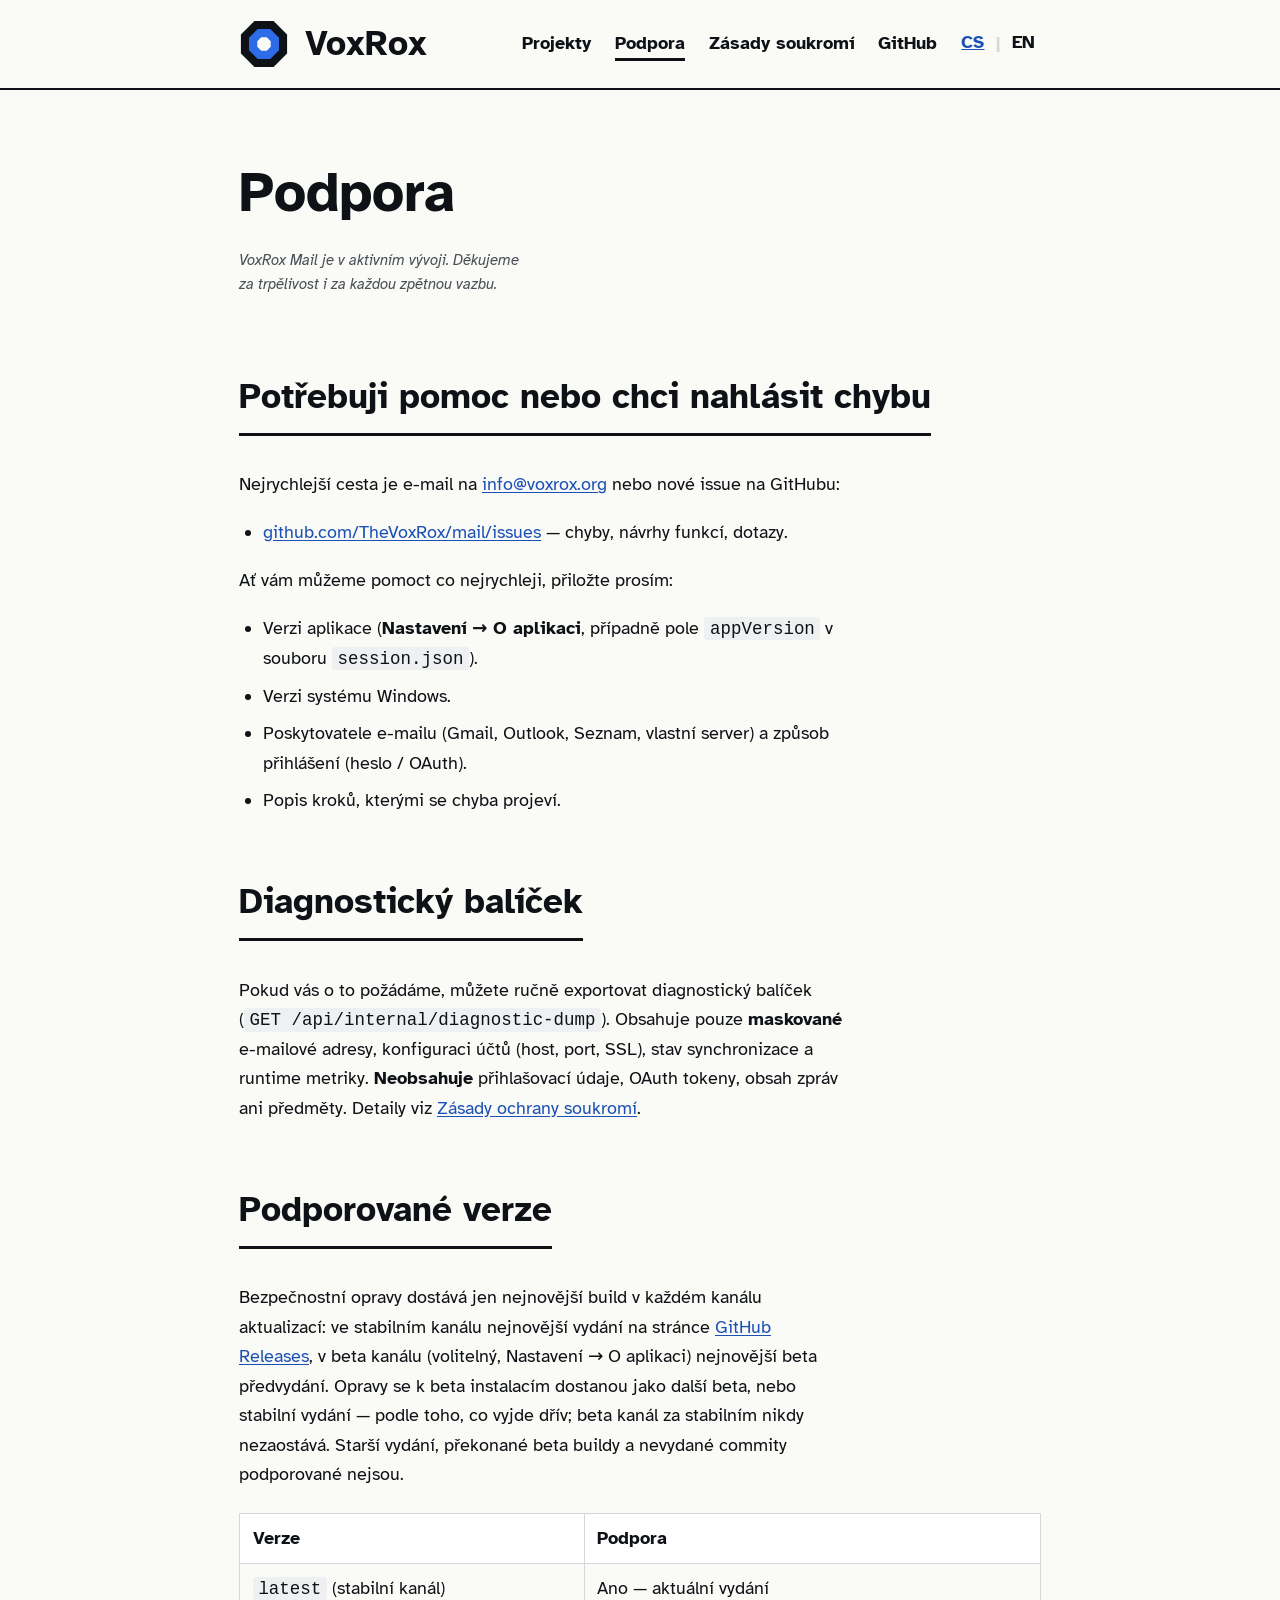
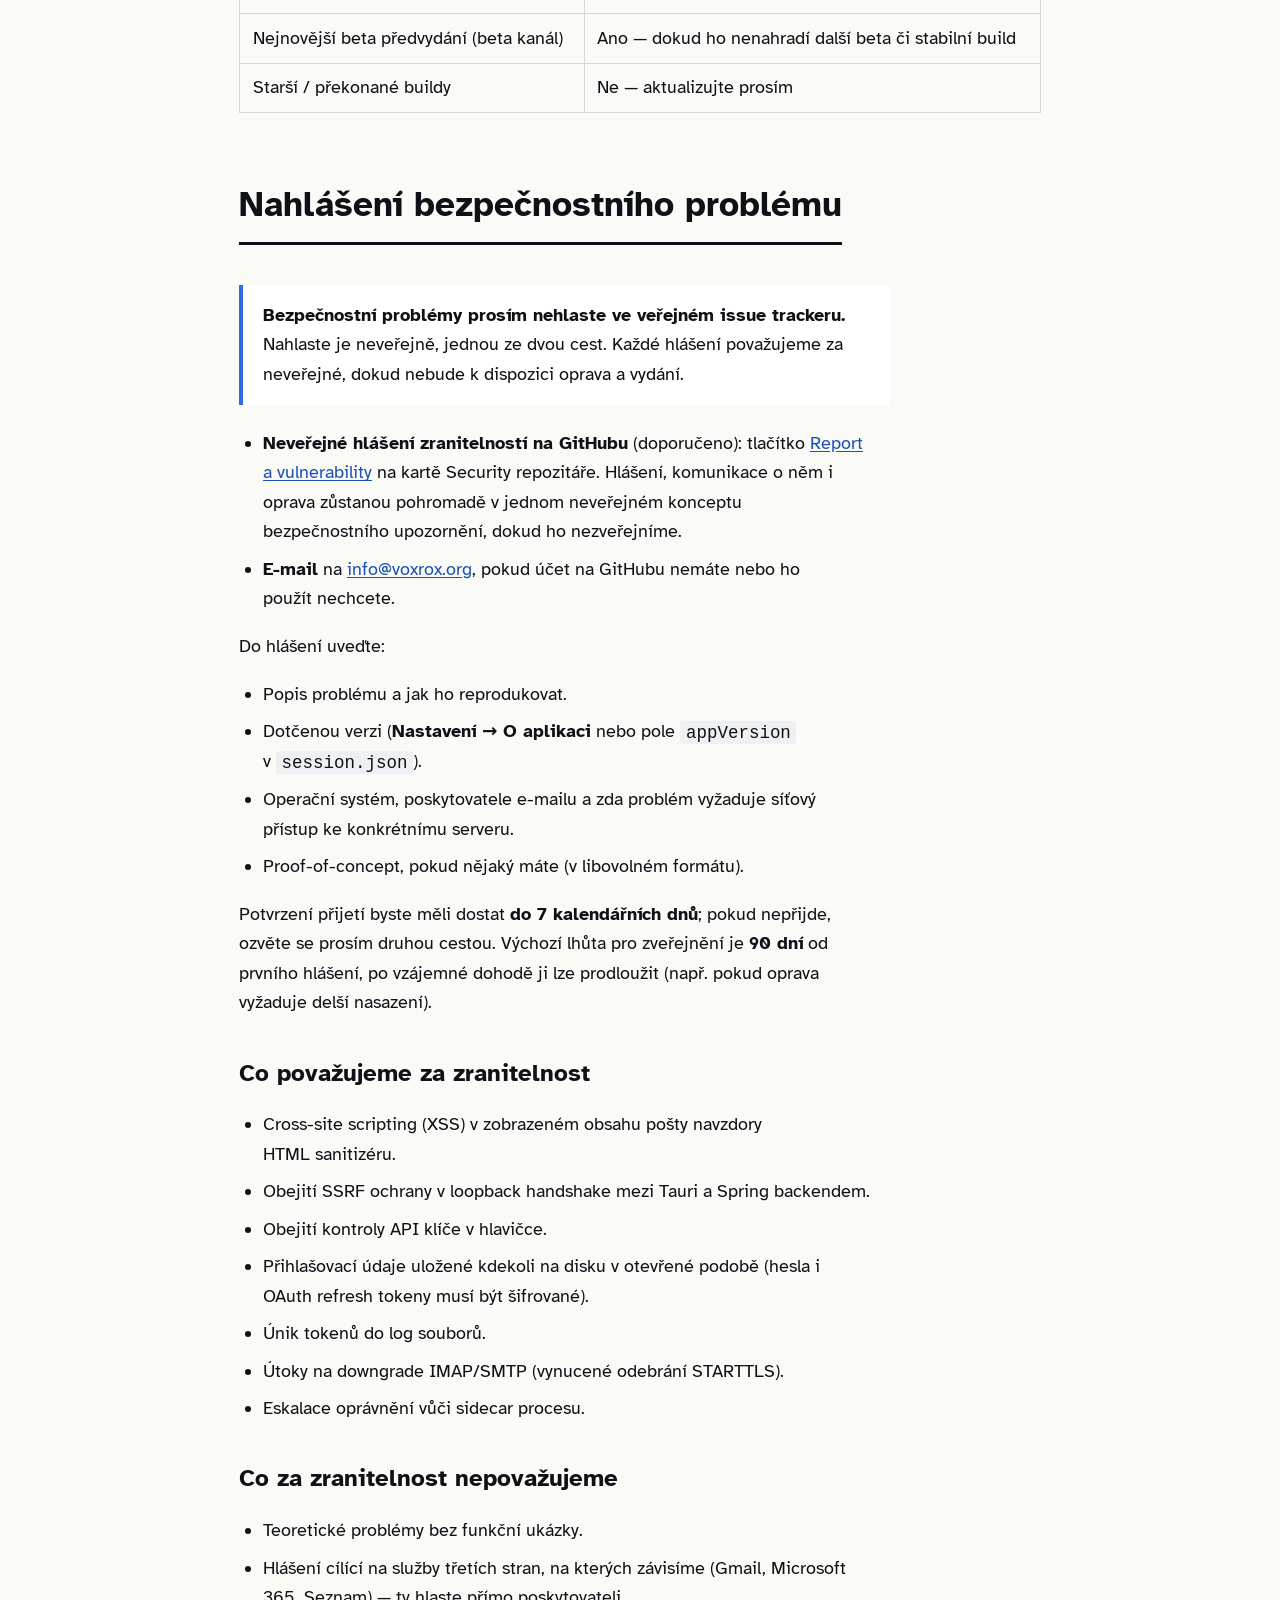
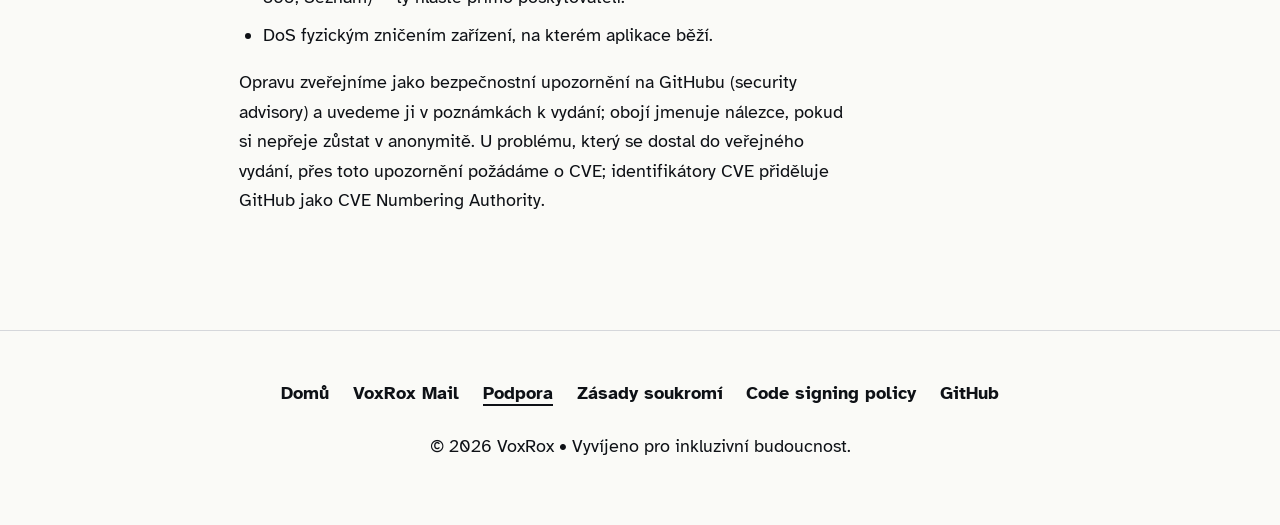
<file: support/index.html>
<!DOCTYPE html>
<html lang="cs">
<head>
    <meta charset="UTF-8">
    <meta name="viewport" content="width=device-width, initial-scale=1.0">
    <title>Podpora — VoxRox Mail</title>
    <meta name="description" content="Podpora pro VoxRox Mail: jak nahlásit chybu, kde získat pomoc, jak odpovědně nahlásit bezpečnostní problém a jaké verze podporujeme.">

    <link rel="canonical" href="https://voxrox.org/support/">
    <link rel="alternate" hreflang="cs" href="https://voxrox.org/support/">
    <link rel="alternate" hreflang="en" href="https://voxrox.org/en/support/">
    <link rel="alternate" hreflang="x-default" href="https://voxrox.org/support/">

    <link rel="icon" href="/assets/voxrox-mark-favicon.svg" type="image/svg+xml">
    <meta name="theme-color" content="#2E6BE6">
    <meta name="robots" content="index, follow">

    <link rel="stylesheet" href="/assets/styles.css">
</head>
<body>

    <a href="#main-content" class="skip-link">Přeskočit na obsah</a>

    <header>
        <div class="container nav-wrap">
            <a href="/" class="logo" aria-label="VoxRox — domů">
                <svg width="50" height="50" viewBox="0 0 64 64" aria-hidden="true" focusable="false">
                    <path d="M 44.246 2.436 L 61.564 19.754 L 61.564 44.246 L 44.246 61.564 L 19.754 61.564 L 2.436 44.246 L 2.436 19.754 L 19.754 2.436 Z" fill="#0E1116"/>
                    <path d="M 39.960 12.783 L 51.217 24.040 L 51.217 39.960 L 39.960 51.217 L 24.040 51.217 L 12.783 39.960 L 12.783 24.040 L 24.040 12.783 Z" fill="#2E6BE6"/>
                    <path d="M 35.551 23.426 L 40.574 28.449 L 40.574 35.551 L 35.551 40.574 L 28.449 40.574 L 23.426 35.551 L 23.426 28.449 L 28.449 23.426 Z" fill="#FAFAF7"/>
                </svg>
                <span class="brand-name">VoxRox</span>
            </a>
            <nav aria-label="Hlavní">
                <ul>
                    <li><a href="/#projekty">Projekty</a></li>
                    <li><a href="/support/" aria-current="page">Podpora</a></li>
                    <li><a href="/privacy/">Zásady soukromí</a></li>
                    <li><a href="https://github.com/TheVoxRox">GitHub</a></li>
                    <li>
                        <span class="lang-switch">
                            <a href="/support/" aria-current="true" hreflang="cs" lang="cs">CS</a>
                            <span class="sep" aria-hidden="true">|</span>
                            <a href="/en/support/" hreflang="en" lang="en">EN</a>
                        </span>
                    </li>
                </ul>
            </nav>
        </div>
    </header>

    <main class="container prose" id="main-content">
        <h1>Podpora</h1>
        <p class="doc-meta">VoxRox Mail je v aktivním vývoji. Děkujeme za trpělivost i za každou zpětnou vazbu.</p>

        <h2>Potřebuji pomoc nebo chci nahlásit chybu</h2>
        <p>Nejrychlejší cesta je e-mail na <a href="mailto:info@voxrox.org">info@voxrox.org</a> nebo nové issue na GitHubu:</p>
        <ul>
            <li><a href="https://github.com/TheVoxRox/mail/issues">github.com/TheVoxRox/mail/issues</a> — chyby, návrhy funkcí, dotazy.</li>
        </ul>
        <p>Ať vám můžeme pomoct co nejrychleji, přiložte prosím:</p>
        <ul>
            <li>Verzi aplikace (<strong>Nastavení → O aplikaci</strong>, případně pole <code>appVersion</code> v souboru <code>session.json</code>).</li>
            <li>Verzi systému Windows.</li>
            <li>Poskytovatele e-mailu (Gmail, Outlook, Seznam, vlastní server) a způsob přihlášení (heslo / OAuth).</li>
            <li>Popis kroků, kterými se chyba projeví.</li>
        </ul>

        <h2>Diagnostický balíček</h2>
        <p>Pokud vás o to požádáme, můžete ručně exportovat diagnostický balíček (<code>GET /api/internal/diagnostic-dump</code>). Obsahuje pouze <strong>maskované</strong> e-mailové adresy, konfiguraci účtů (host, port, SSL), stav synchronizace a runtime metriky. <strong>Neobsahuje</strong> přihlašovací údaje, OAuth tokeny, obsah zpráv ani předměty. Detaily viz <a href="/privacy/">Zásady ochrany soukromí</a>.</p>

        <h2>Podporované verze</h2>
        <p>Bezpečnostní opravy dostává jen nejnovější build v každém kanálu aktualizací: ve stabilním kanálu nejnovější vydání na stránce <a href="https://github.com/TheVoxRox/mail/releases">GitHub Releases</a>, v beta kanálu (volitelný, Nastavení → O aplikaci) nejnovější beta předvydání. Opravy se k beta instalacím dostanou jako další beta, nebo stabilní vydání — podle toho, co vyjde dřív; beta kanál za stabilním nikdy nezaostává. Starší vydání, překonané beta buildy a nevydané commity podporované nejsou.</p>
        <table>
            <thead>
                <tr><th scope="col">Verze</th><th scope="col">Podpora</th></tr>
            </thead>
            <tbody>
                <tr><td><code>latest</code> (stabilní kanál)</td><td>Ano — aktuální vydání</td></tr>
                <tr><td>Nejnovější beta předvydání (beta kanál)</td><td>Ano — dokud ho nenahradí další beta či stabilní build</td></tr>
                <tr><td>Starší / překonané buildy</td><td>Ne — aktualizujte prosím</td></tr>
            </tbody>
        </table>

        <h2>Nahlášení bezpečnostního problému</h2>
        <div class="note">
            <p><strong>Bezpečnostní problémy prosím nehlaste ve veřejném issue trackeru.</strong> Nahlaste je neveřejně, jednou ze dvou cest. Každé hlášení považujeme za neveřejné, dokud nebude k dispozici oprava a vydání.</p>
        </div>
        <ul>
            <li><strong>Neveřejné hlášení zranitelností na GitHubu</strong> (doporučeno): tlačítko <a href="https://github.com/TheVoxRox/mail/security/advisories/new">Report a vulnerability</a> na kartě Security repozitáře. Hlášení, komunikace o něm i oprava zůstanou pohromadě v jednom neveřejném konceptu bezpečnostního upozornění, dokud ho nezveřejníme.</li>
            <li><strong>E-mail</strong> na <a href="mailto:info@voxrox.org">info@voxrox.org</a>, pokud účet na GitHubu nemáte nebo ho použít nechcete.</li>
        </ul>
        <p>Do hlášení uveďte:</p>
        <ul>
            <li>Popis problému a jak ho reprodukovat.</li>
            <li>Dotčenou verzi (<strong>Nastavení → O aplikaci</strong> nebo pole <code>appVersion</code> v <code>session.json</code>).</li>
            <li>Operační systém, poskytovatele e-mailu a zda problém vyžaduje síťový přístup ke konkrétnímu serveru.</li>
            <li>Proof-of-concept, pokud nějaký máte (v libovolném formátu).</li>
        </ul>
        <p>Potvrzení přijetí byste měli dostat <strong>do 7 kalendářních dnů</strong>; pokud nepřijde, ozvěte se prosím druhou cestou. Výchozí lhůta pro zveřejnění je <strong>90 dní</strong> od prvního hlášení, po vzájemné dohodě ji lze prodloužit (např. pokud oprava vyžaduje delší nasazení).</p>

        <h3>Co považujeme za zranitelnost</h3>
        <ul>
            <li>Cross-site scripting (XSS) v zobrazeném obsahu pošty navzdory HTML sanitizéru.</li>
            <li>Obejití SSRF ochrany v loopback handshake mezi Tauri a Spring backendem.</li>
            <li>Obejití kontroly API klíče v hlavičce.</li>
            <li>Přihlašovací údaje uložené kdekoli na disku v otevřené podobě (hesla i OAuth refresh tokeny musí být šifrované).</li>
            <li>Únik tokenů do log souborů.</li>
            <li>Útoky na downgrade IMAP/SMTP (vynucené odebrání STARTTLS).</li>
            <li>Eskalace oprávnění vůči sidecar procesu.</li>
        </ul>

        <h3>Co za zranitelnost nepovažujeme</h3>
        <ul>
            <li>Teoretické problémy bez funkční ukázky.</li>
            <li>Hlášení cílící na služby třetích stran, na kterých závisíme (Gmail, Microsoft 365, Seznam) — ty hlaste přímo poskytovateli.</li>
            <li>DoS fyzickým zničením zařízení, na kterém aplikace běží.</li>
        </ul>
        <p>Opravu zveřejníme jako bezpečnostní upozornění na GitHubu (security advisory) a uvedeme ji v poznámkách k vydání; obojí jmenuje nálezce, pokud si nepřeje zůstat v anonymitě. U problému, který se dostal do veřejného vydání, přes toto upozornění požádáme o CVE; identifikátory CVE přiděluje GitHub jako CVE Numbering Authority.</p>
    </main>

    <footer>
        <div class="container">
            <ul class="footer-nav">
                <li><a href="/">Domů</a></li>
                <li><a href="/mail/">VoxRox Mail</a></li>
                <li><a href="/support/" aria-current="page">Podpora</a></li>
                <li><a href="/privacy/">Zásady soukromí</a></li>
                <li><a href="/code-signing/" lang="en">Code signing policy</a></li>
                <li><a href="https://github.com/TheVoxRox">GitHub</a></li>
            </ul>
            <p>&copy; 2026 VoxRox • Vyvíjeno pro inkluzivní budoucnost.</p>
        </div>
    </footer>

</body>
</html>
</file>
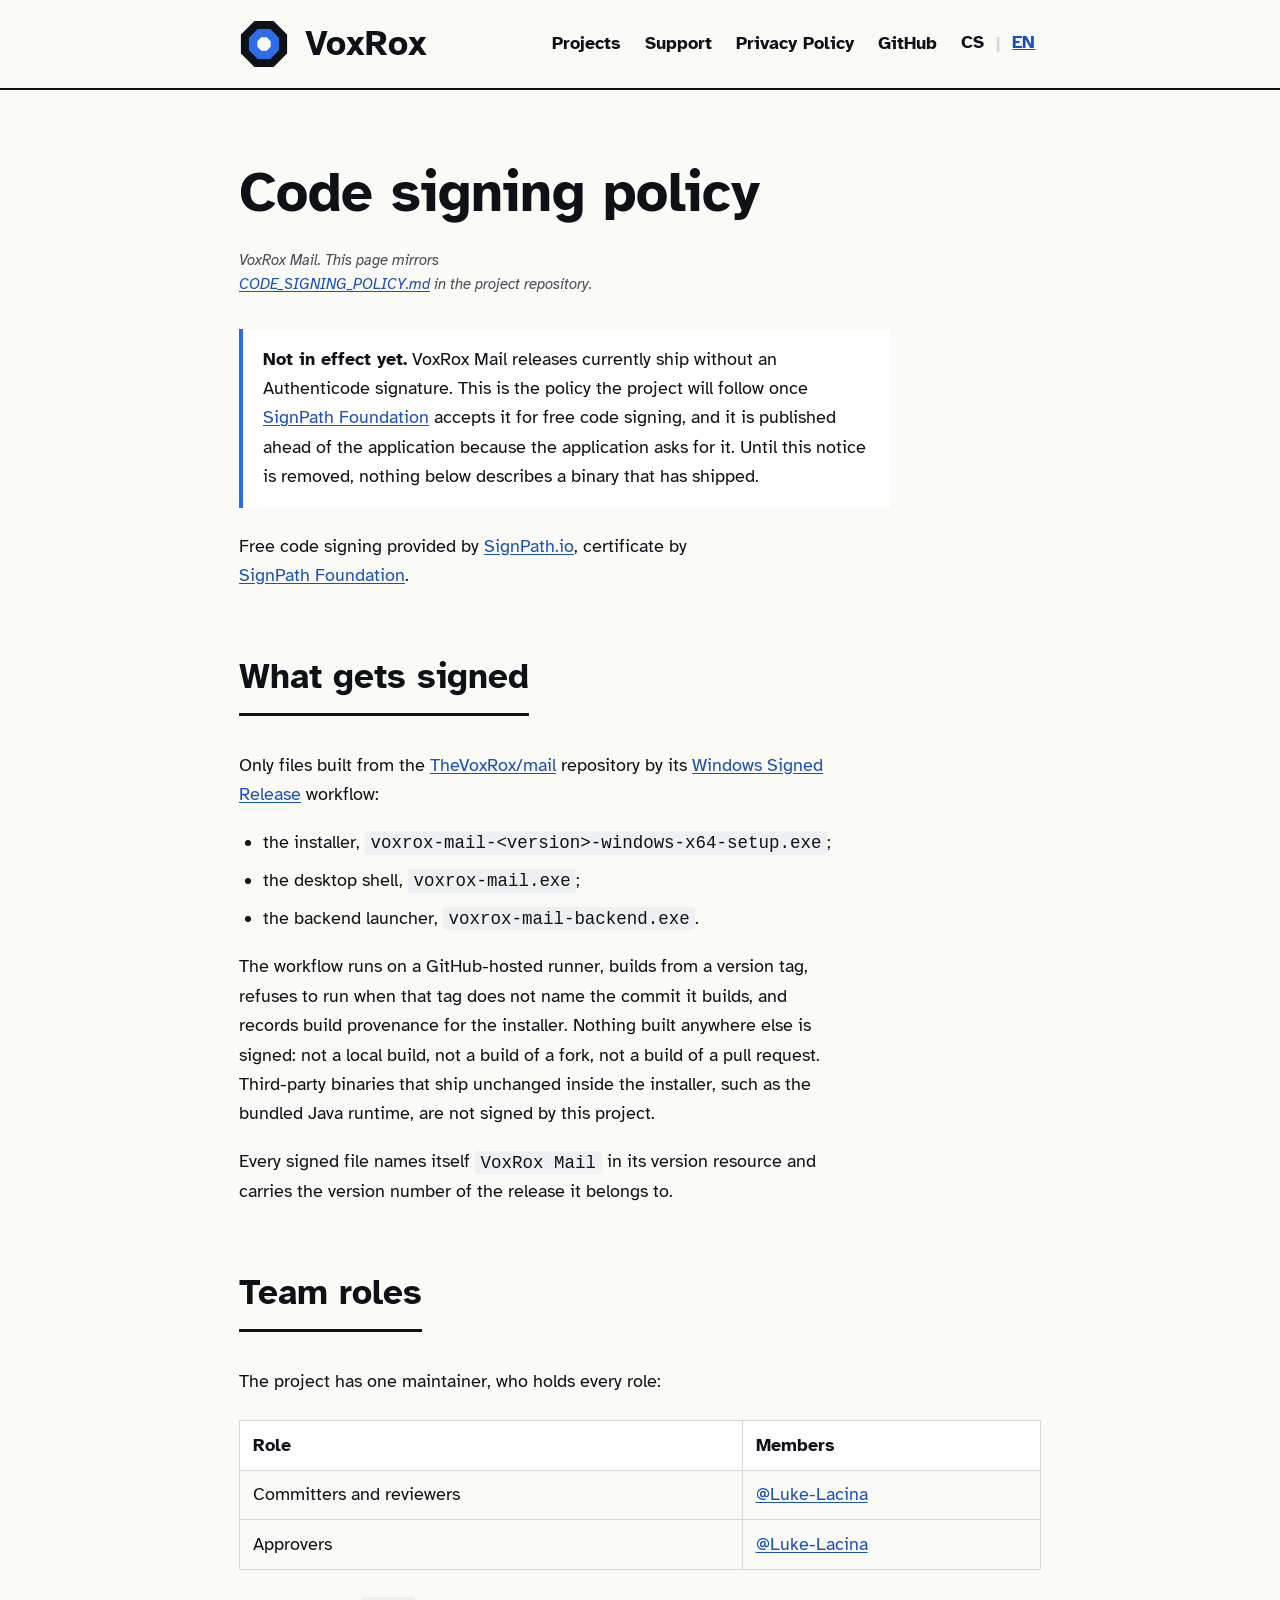
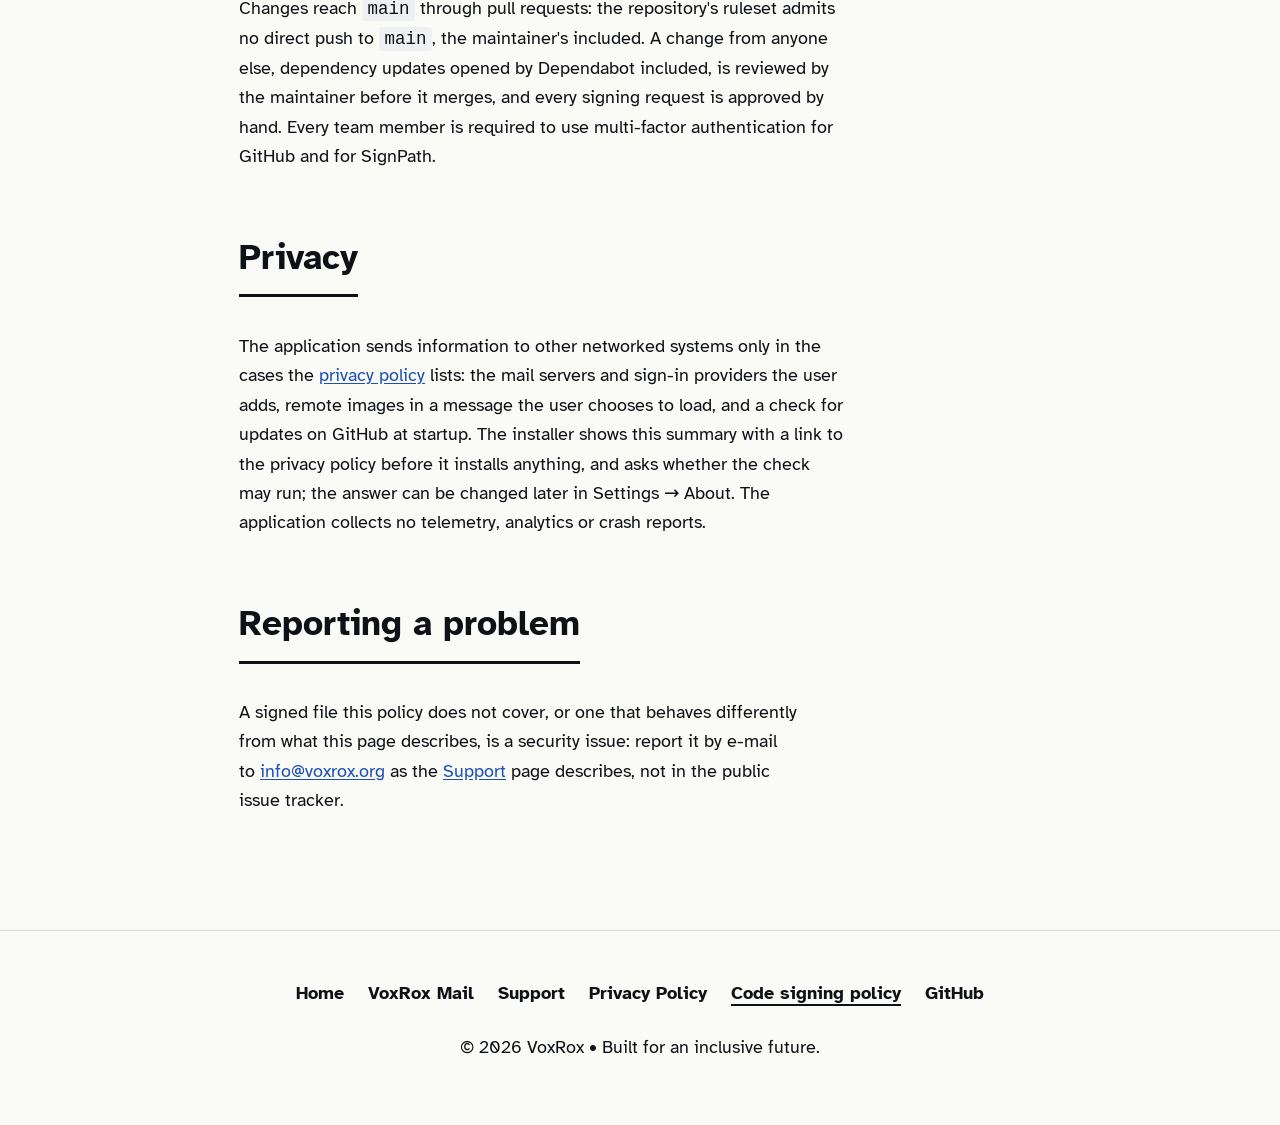
<file: en/code-signing/index.html>
<!DOCTYPE html>
<html lang="en">
<head>
    <meta charset="UTF-8">
    <meta name="viewport" content="width=device-width, initial-scale=1.0">
    <title>Code signing policy — VoxRox Mail</title>
    <meta name="description" content="Code signing policy for VoxRox Mail: what gets signed, who approves signing, and what the application sends over the network.">

    <link rel="canonical" href="https://voxrox.org/en/code-signing/">
    <link rel="alternate" hreflang="cs" href="https://voxrox.org/code-signing/">
    <link rel="alternate" hreflang="en" href="https://voxrox.org/en/code-signing/">
    <link rel="alternate" hreflang="x-default" href="https://voxrox.org/code-signing/">

    <link rel="icon" href="/assets/voxrox-mark-favicon.svg" type="image/svg+xml">
    <meta name="theme-color" content="#2E6BE6">
    <meta name="robots" content="index, follow">

    <link rel="stylesheet" href="/assets/styles.css">
</head>
<body>

    <a href="#main-content" class="skip-link">Skip to content</a>

    <header>
        <div class="container nav-wrap">
            <a href="/en/" class="logo" aria-label="VoxRox — home">
                <svg width="50" height="50" viewBox="0 0 64 64" aria-hidden="true" focusable="false">
                    <path d="M 44.246 2.436 L 61.564 19.754 L 61.564 44.246 L 44.246 61.564 L 19.754 61.564 L 2.436 44.246 L 2.436 19.754 L 19.754 2.436 Z" fill="#0E1116"/>
                    <path d="M 39.960 12.783 L 51.217 24.040 L 51.217 39.960 L 39.960 51.217 L 24.040 51.217 L 12.783 39.960 L 12.783 24.040 L 24.040 12.783 Z" fill="#2E6BE6"/>
                    <path d="M 35.551 23.426 L 40.574 28.449 L 40.574 35.551 L 35.551 40.574 L 28.449 40.574 L 23.426 35.551 L 23.426 28.449 L 28.449 23.426 Z" fill="#FAFAF7"/>
                </svg>
                <span class="brand-name">VoxRox</span>
            </a>
            <nav aria-label="Main">
                <ul>
                    <li><a href="/en/#projects">Projects</a></li>
                    <li><a href="/en/support/">Support</a></li>
                    <li><a href="/en/privacy/">Privacy Policy</a></li>
                    <li><a href="https://github.com/TheVoxRox">GitHub</a></li>
                    <li>
                        <span class="lang-switch">
                            <a href="/code-signing/" hreflang="cs" lang="cs">CS</a>
                            <span class="sep" aria-hidden="true">|</span>
                            <a href="/en/code-signing/" aria-current="true" hreflang="en" lang="en">EN</a>
                        </span>
                    </li>
                </ul>
            </nav>
        </div>
    </header>

    <main class="container prose" id="main-content">
        <h1>Code signing policy</h1>
        <p class="doc-meta">VoxRox Mail. This page mirrors <a href="https://github.com/TheVoxRox/mail/blob/main/CODE_SIGNING_POLICY.md">CODE_SIGNING_POLICY.md</a> in the project repository.</p>

        <div class="note">
            <p><strong>Not in effect yet.</strong> VoxRox Mail releases currently ship without an Authenticode signature. This is the policy the project will follow once <a href="https://signpath.org/">SignPath Foundation</a> accepts it for free code signing, and it is published ahead of the application because the application asks for it. Until this notice is removed, nothing below describes a binary that has shipped.</p>
        </div>

        <p>Free code signing provided by <a href="https://about.signpath.io/">SignPath.io</a>, certificate by <a href="https://signpath.org/">SignPath Foundation</a>.</p>

        <h2>What gets signed</h2>
        <p>Only files built from the <a href="https://github.com/TheVoxRox/mail">TheVoxRox/mail</a> repository by its <a href="https://github.com/TheVoxRox/mail/blob/main/.github/workflows/windows-signed-release.yml">Windows Signed Release</a> workflow:</p>
        <ul>
            <li>the installer, <code>voxrox-mail-&lt;version&gt;-windows-x64-setup.exe</code>;</li>
            <li>the desktop shell, <code>voxrox-mail.exe</code>;</li>
            <li>the backend launcher, <code>voxrox-mail-backend.exe</code>.</li>
        </ul>
        <p>The workflow runs on a GitHub-hosted runner, builds from a version tag, refuses to run when that tag does not name the commit it builds, and records build provenance for the installer. Nothing built anywhere else is signed: not a local build, not a build of a fork, not a build of a pull request. Third-party binaries that ship unchanged inside the installer, such as the bundled Java runtime, are not signed by this project.</p>
        <p>Every signed file names itself <code>VoxRox Mail</code> in its version resource and carries the version number of the release it belongs to.</p>

        <h2>Team roles</h2>
        <p>The project has one maintainer, who holds every role:</p>
        <table>
            <thead>
                <tr><th scope="col">Role</th><th scope="col">Members</th></tr>
            </thead>
            <tbody>
                <tr><td>Committers and reviewers</td><td><a href="https://github.com/Luke-Lacina">@Luke-Lacina</a></td></tr>
                <tr><td>Approvers</td><td><a href="https://github.com/Luke-Lacina">@Luke-Lacina</a></td></tr>
            </tbody>
        </table>
        <p>Changes reach <code>main</code> through pull requests: the repository's ruleset admits no direct push to <code>main</code>, the maintainer's included. A change from anyone else, dependency updates opened by Dependabot included, is reviewed by the maintainer before it merges, and every signing request is approved by hand. Every team member is required to use multi-factor authentication for GitHub and for SignPath.</p>

        <h2>Privacy</h2>
        <p>The application sends information to other networked systems only in the cases the <a href="/en/privacy/">privacy policy</a> lists: the mail servers and sign-in providers the user adds, remote images in a message the user chooses to load, and a check for updates on GitHub at startup. The installer shows this summary with a link to the privacy policy before it installs anything, and asks whether the check may run; the answer can be changed later in Settings → About. The application collects no telemetry, analytics or crash reports.</p>

        <h2>Reporting a problem</h2>
        <p>A signed file this policy does not cover, or one that behaves differently from what this page describes, is a security issue: report it by e-mail to <a href="mailto:info@voxrox.org">info@voxrox.org</a> as the <a href="/en/support/">Support</a> page describes, not in the public issue tracker.</p>
    </main>

    <footer>
        <div class="container">
            <ul class="footer-nav">
                <li><a href="/en/">Home</a></li>
                <li><a href="/en/mail/">VoxRox Mail</a></li>
                <li><a href="/en/support/">Support</a></li>
                <li><a href="/en/privacy/">Privacy Policy</a></li>
                <li><a href="/en/code-signing/" aria-current="page">Code signing policy</a></li>
                <li><a href="https://github.com/TheVoxRox">GitHub</a></li>
            </ul>
            <p>&copy; 2026 VoxRox • Built for an inclusive future.</p>
        </div>
    </footer>

</body>
</html>
</file>
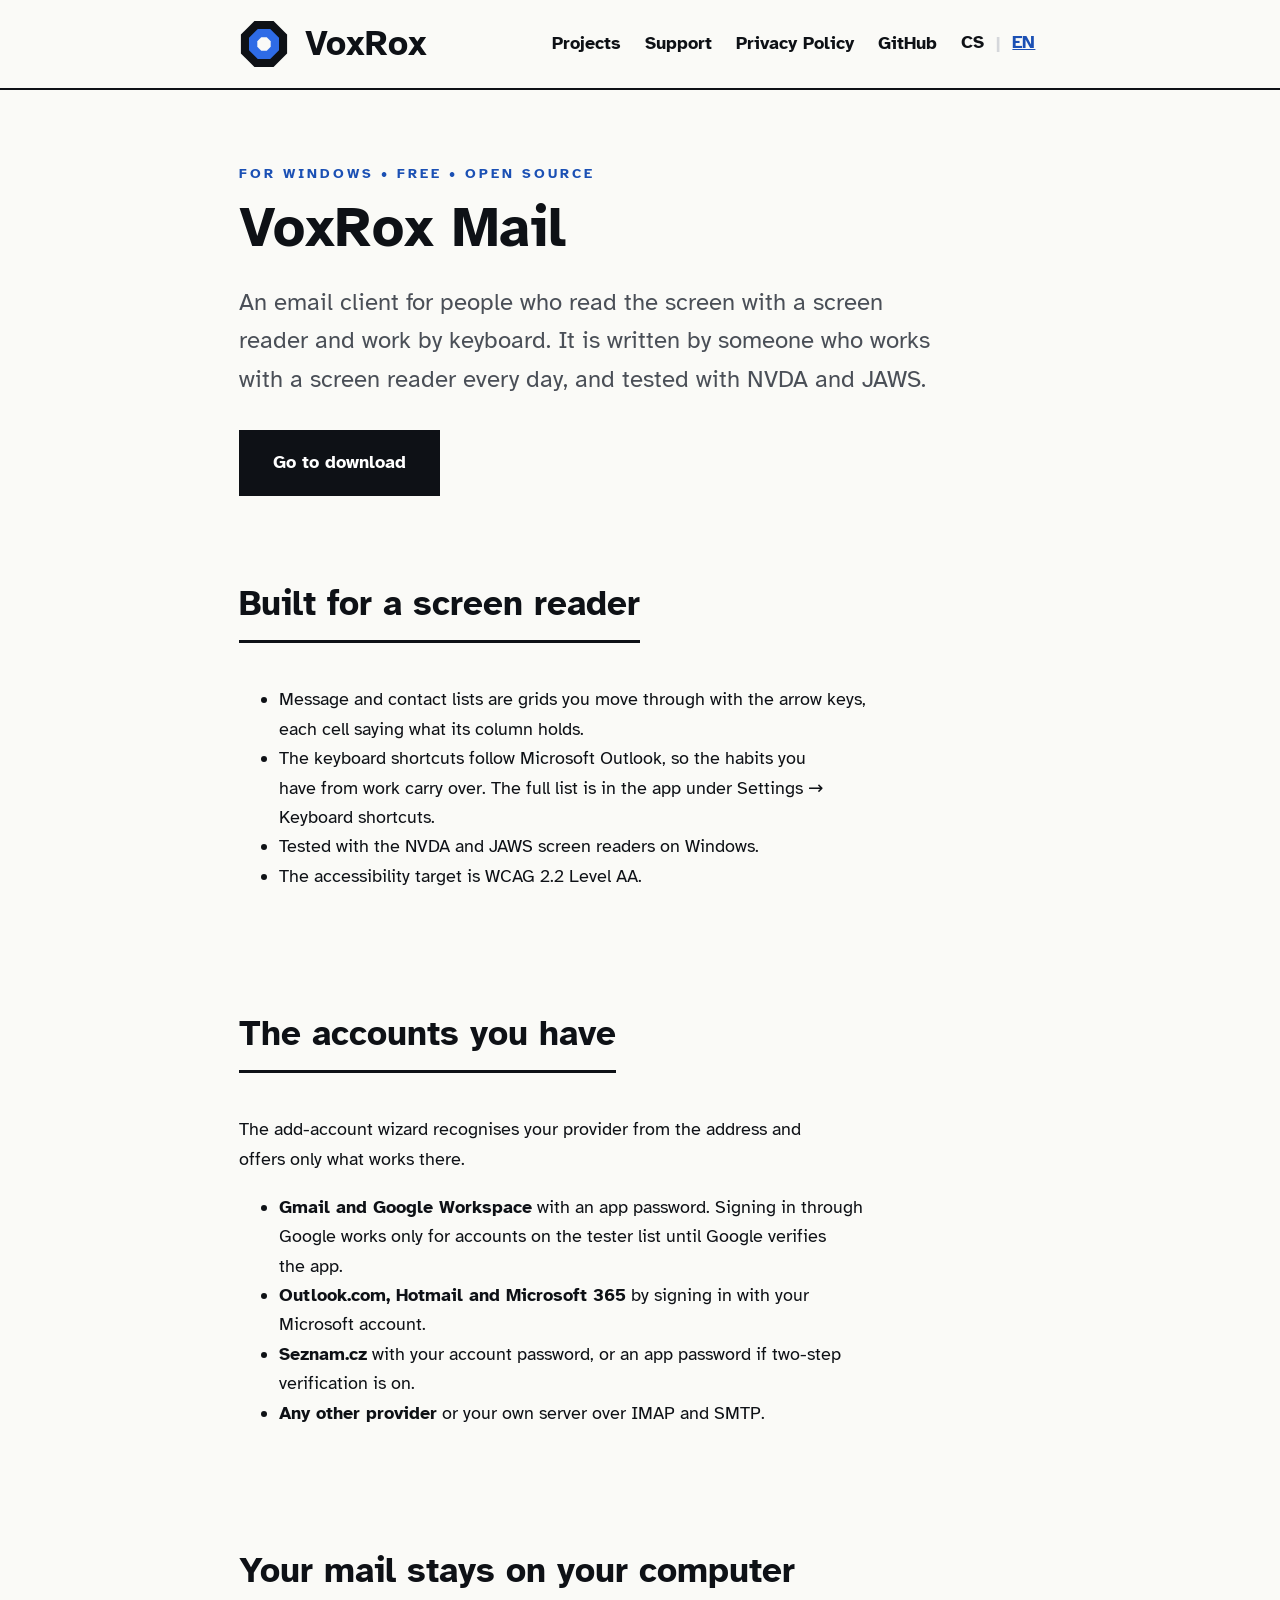
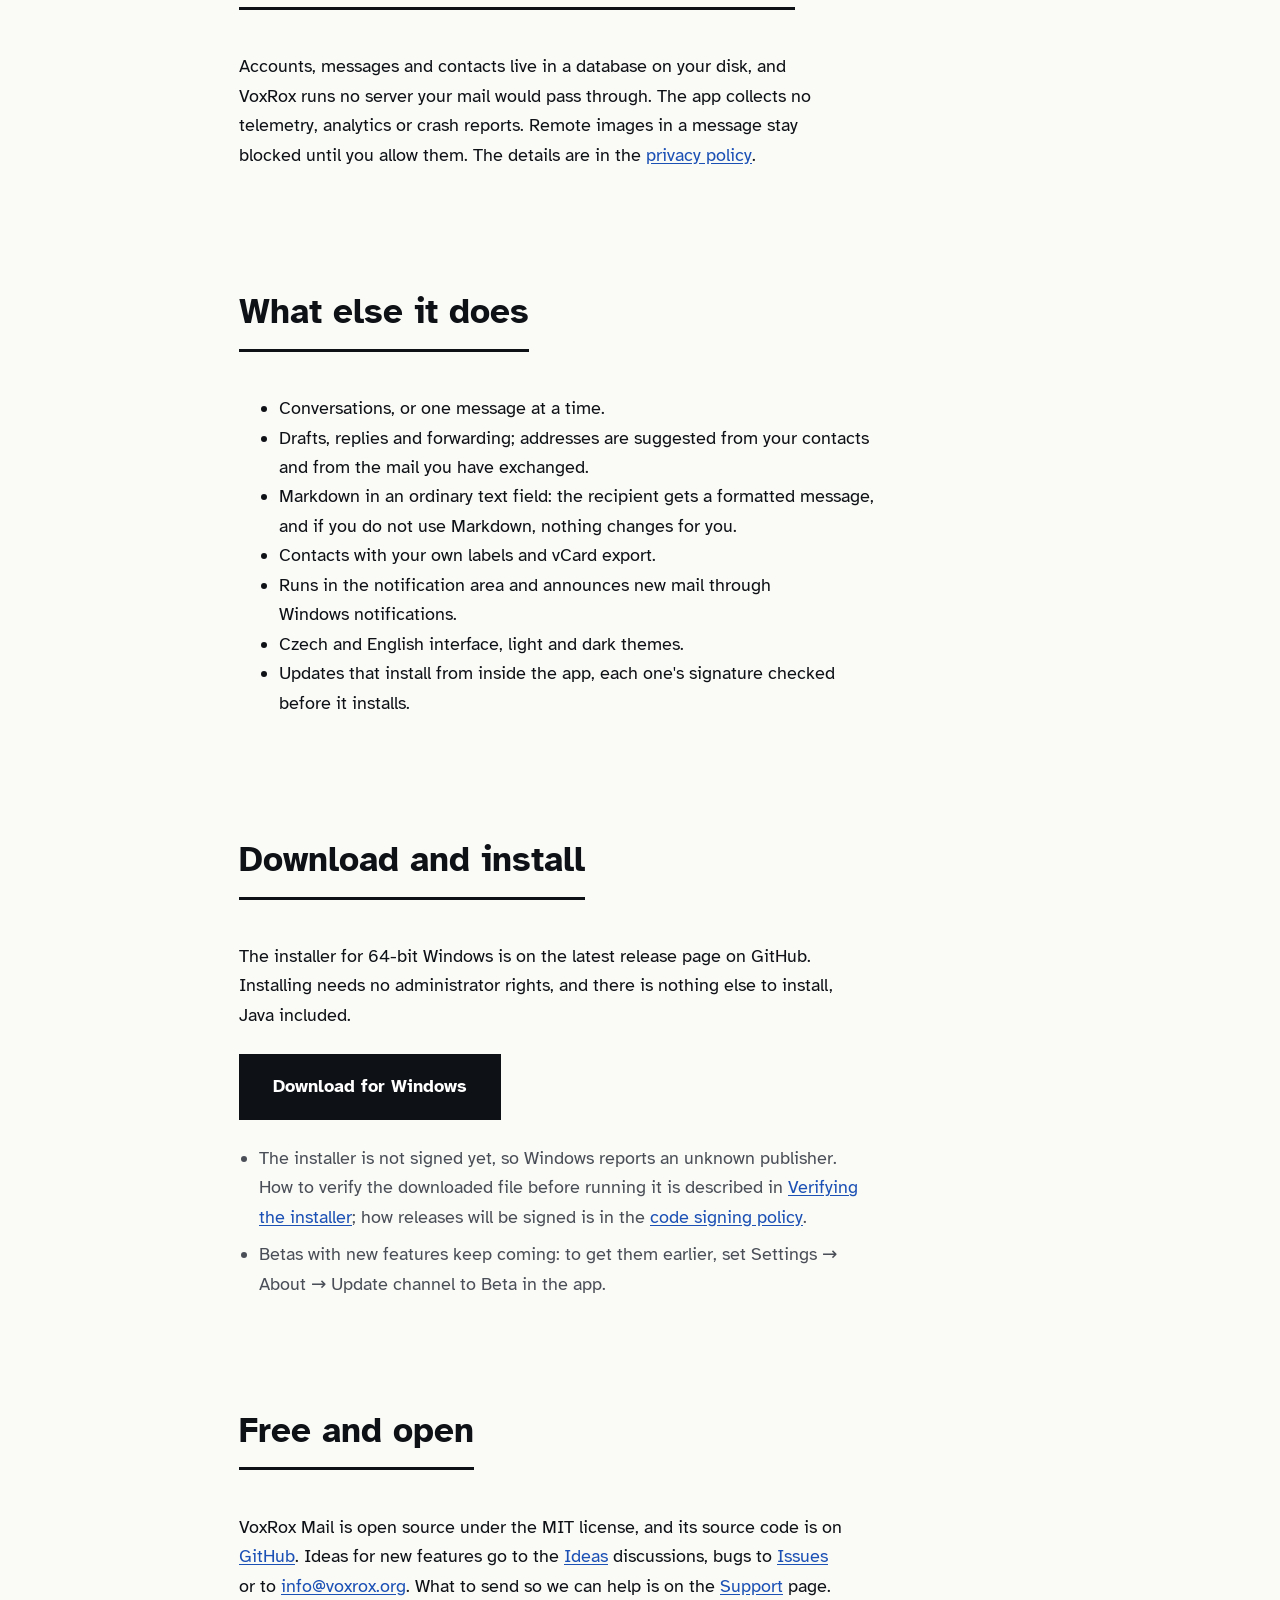
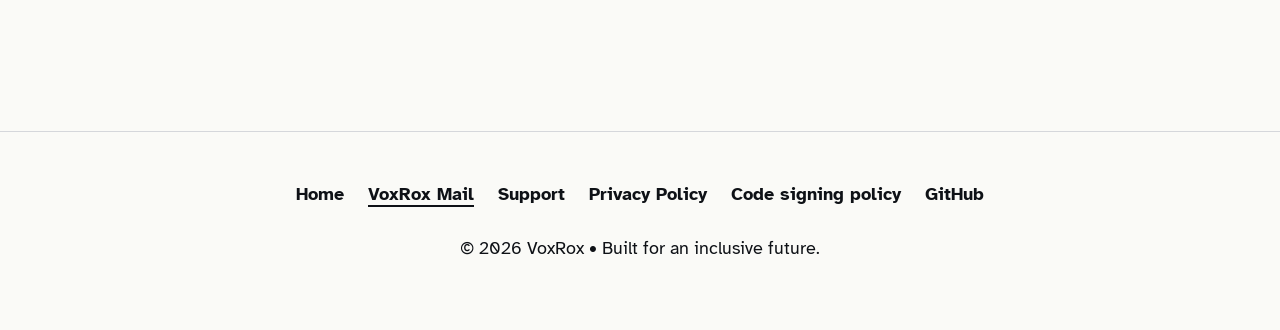
<file: en/mail/index.html>
<!DOCTYPE html>
<html lang="en">
<head>
    <meta charset="UTF-8">
    <meta name="viewport" content="width=device-width, initial-scale=1.0">
    <title>VoxRox Mail — accessible email client for screen reader users (NVDA, JAWS)</title>
    <meta name="description" content="An email client for Windows, made for people who use a screen reader and the keyboard. Tested with NVDA and JAWS, Outlook shortcuts, your mail stays local. Free and open source.">

    <link rel="canonical" href="https://voxrox.org/en/mail/">
    <link rel="alternate" hreflang="cs" href="https://voxrox.org/mail/">
    <link rel="alternate" hreflang="en" href="https://voxrox.org/en/mail/">
    <link rel="alternate" hreflang="x-default" href="https://voxrox.org/mail/">

    <link rel="icon" href="/assets/voxrox-mark-favicon.svg" type="image/svg+xml">
    <meta name="theme-color" content="#2E6BE6">

    <!-- Open Graph / social -->
    <meta property="og:type" content="website">
    <meta property="og:site_name" content="VoxRox">
    <meta property="og:title" content="VoxRox Mail — an accessible email client for Windows">
    <meta property="og:description" content="For people who work with a screen reader and the keyboard. Tested with NVDA and JAWS, free and open source.">
    <meta property="og:url" content="https://voxrox.org/en/mail/">
    <meta property="og:image" content="https://voxrox.org/assets/voxrox-mail-social-en.png">
    <meta property="og:image:width" content="1280">
    <meta property="og:image:height" content="640">
    <meta property="og:image:alt" content="VoxRox Mail — an accessible email client for Windows, built for screen reader users.">
    <meta property="og:locale" content="en_US">
    <meta property="og:locale:alternate" content="cs_CZ">
    <meta name="twitter:card" content="summary_large_image">

    <script type="application/ld+json">
    {
        "@context": "https://schema.org",
        "@type": "SoftwareApplication",
        "name": "VoxRox Mail",
        "description": "An email client for Windows, built for screen reader users and tested with NVDA and JAWS.",
        "url": "https://voxrox.org/en/mail/",
        "image": "https://voxrox.org/assets/voxrox-mail-social-en.png",
        "applicationCategory": "CommunicationApplication",
        "operatingSystem": "Windows",
        "downloadUrl": "https://github.com/TheVoxRox/mail/releases/latest",
        "license": "https://opensource.org/licenses/MIT",
        "isAccessibleForFree": true,
        "offers": { "@type": "Offer", "price": "0", "priceCurrency": "USD" },
        "inLanguage": ["cs", "en"],
        "sameAs": "https://github.com/TheVoxRox/mail",
        "publisher": { "@type": "Organization", "name": "VoxRox", "url": "https://voxrox.org/" }
    }
    </script>

    <link rel="stylesheet" href="/assets/styles.css">
</head>
<body>

    <a href="#main-content" class="skip-link">Skip to content</a>

    <header>
        <div class="container nav-wrap">
            <a href="/en/" class="logo" aria-label="VoxRox — home">
                <svg width="50" height="50" viewBox="0 0 64 64" aria-hidden="true" focusable="false">
                    <path d="M 44.246 2.436 L 61.564 19.754 L 61.564 44.246 L 44.246 61.564 L 19.754 61.564 L 2.436 44.246 L 2.436 19.754 L 19.754 2.436 Z" fill="#0E1116"/>
                    <path d="M 39.960 12.783 L 51.217 24.040 L 51.217 39.960 L 39.960 51.217 L 24.040 51.217 L 12.783 39.960 L 12.783 24.040 L 24.040 12.783 Z" fill="#2E6BE6"/>
                    <path d="M 35.551 23.426 L 40.574 28.449 L 40.574 35.551 L 35.551 40.574 L 28.449 40.574 L 23.426 35.551 L 23.426 28.449 L 28.449 23.426 Z" fill="#FAFAF7"/>
                </svg>
                <span class="brand-name">VoxRox</span>
            </a>
            <nav aria-label="Main">
                <ul>
                    <li><a href="/en/#projects">Projects</a></li>
                    <li><a href="/en/support/">Support</a></li>
                    <li><a href="/en/privacy/">Privacy Policy</a></li>
                    <li><a href="https://github.com/TheVoxRox">GitHub</a></li>
                    <li>
                        <span class="lang-switch">
                            <a href="/mail/" hreflang="cs" lang="cs">CS</a>
                            <span class="sep" aria-hidden="true">|</span>
                            <a href="/en/mail/" aria-current="true" hreflang="en" lang="en">EN</a>
                        </span>
                    </li>
                </ul>
            </nav>
        </div>
    </header>

    <main class="container" id="main-content">
        <section class="hero">
            <span class="moto-eyebrow">For Windows • Free • Open source</span>
            <h1>VoxRox Mail</h1>
            <p class="lead">An email client for people who read the screen with a screen reader and work by keyboard. It is written by someone who works with a screen reader every day, and tested with NVDA and JAWS.</p>
            <div class="cta-row">
                <a href="#download" class="cta-button">Go to download</a>
            </div>
        </section>

        <section id="screen-reader">
            <h2>Built for a screen reader</h2>
            <ul>
                <li>Message and contact lists are grids you move through with the arrow keys, each cell saying what its column holds.</li>
                <li>The keyboard shortcuts follow Microsoft Outlook, so the habits you have from work carry over. The full list is in the app under Settings → Keyboard shortcuts.</li>
                <li>Tested with the NVDA and JAWS screen readers on Windows.</li>
                <li>The accessibility target is WCAG 2.2 Level AA.</li>
            </ul>
        </section>

        <section id="accounts">
            <h2>The accounts you have</h2>
            <p>The add-account wizard recognises your provider from the address and offers only what works there.</p>
            <ul>
                <li><strong>Gmail and Google Workspace</strong> with an app password. Signing in through Google works only for accounts on the tester list until Google verifies the app.</li>
                <li><strong>Outlook.com, Hotmail and Microsoft 365</strong> by signing in with your Microsoft account.</li>
                <li><strong>Seznam.cz</strong> with your account password, or an app password if two-step verification is on.</li>
                <li><strong>Any other provider</strong> or your own server over IMAP and SMTP.</li>
            </ul>
        </section>

        <section id="privacy">
            <h2>Your mail stays on your computer</h2>
            <p>Accounts, messages and contacts live in a database on your disk, and VoxRox runs no server your mail would pass through. The app collects no telemetry, analytics or crash reports. Remote images in a message stay blocked until you allow them. The details are in the <a href="/en/privacy/">privacy policy</a>.</p>
        </section>

        <section id="features">
            <h2>What else it does</h2>
            <ul>
                <li>Conversations, or one message at a time.</li>
                <li>Drafts, replies and forwarding; addresses are suggested from your contacts and from the mail you have exchanged.</li>
                <li>Markdown in an ordinary text field: the recipient gets a formatted message, and if you do not use Markdown, nothing changes for you.</li>
                <li>Contacts with your own labels and vCard export.</li>
                <li>Runs in the notification area and announces new mail through Windows notifications.</li>
                <li>Czech and English interface, light and dark themes.</li>
                <li>Updates that install from inside the app, each one's signature checked before it installs.</li>
            </ul>
        </section>

        <section id="download">
            <h2>Download and install</h2>
            <p>The installer for 64-bit Windows is on the latest release page on GitHub. Installing needs no administrator rights, and there is nothing else to install, Java included.</p>
            <div class="cta-row">
                <a href="https://github.com/TheVoxRox/mail/releases/latest" class="cta-button">Download for Windows</a>
            </div>
            <ul class="download-notes">
                <li>The installer is not signed yet, so Windows reports an unknown publisher. How to verify the downloaded file before running it is described in <a href="https://github.com/TheVoxRox/mail/blob/main/docs/VERIFYING_THE_INSTALLER.md">Verifying the installer</a>; how releases will be signed is in the <a href="/en/code-signing/">code signing policy</a>.</li>
                <li>Betas with new features keep coming: to get them earlier, set Settings → About → Update channel to Beta in the app.</li>
            </ul>
        </section>

        <section id="get-involved">
            <h2>Free and open</h2>
            <p>VoxRox Mail is open source under the MIT license, and its source code is on <a href="https://github.com/TheVoxRox/mail">GitHub</a>. Ideas for new features go to the <a href="https://github.com/TheVoxRox/mail/discussions/categories/ideas">Ideas</a> discussions, bugs to <a href="https://github.com/TheVoxRox/mail/issues">Issues</a> or to <a href="mailto:info@voxrox.org">info@voxrox.org</a>. What to send so we can help is on the <a href="/en/support/">Support</a> page.</p>
        </section>
    </main>

    <footer>
        <div class="container">
            <ul class="footer-nav">
                <li><a href="/en/">Home</a></li>
                <li><a href="/en/mail/" aria-current="page">VoxRox Mail</a></li>
                <li><a href="/en/support/">Support</a></li>
                <li><a href="/en/privacy/">Privacy Policy</a></li>
                <li><a href="/en/code-signing/">Code signing policy</a></li>
                <li><a href="https://github.com/TheVoxRox">GitHub</a></li>
            </ul>
            <p>&copy; 2026 VoxRox • Built for an inclusive future.</p>
        </div>
    </footer>

</body>
</html>
</file>
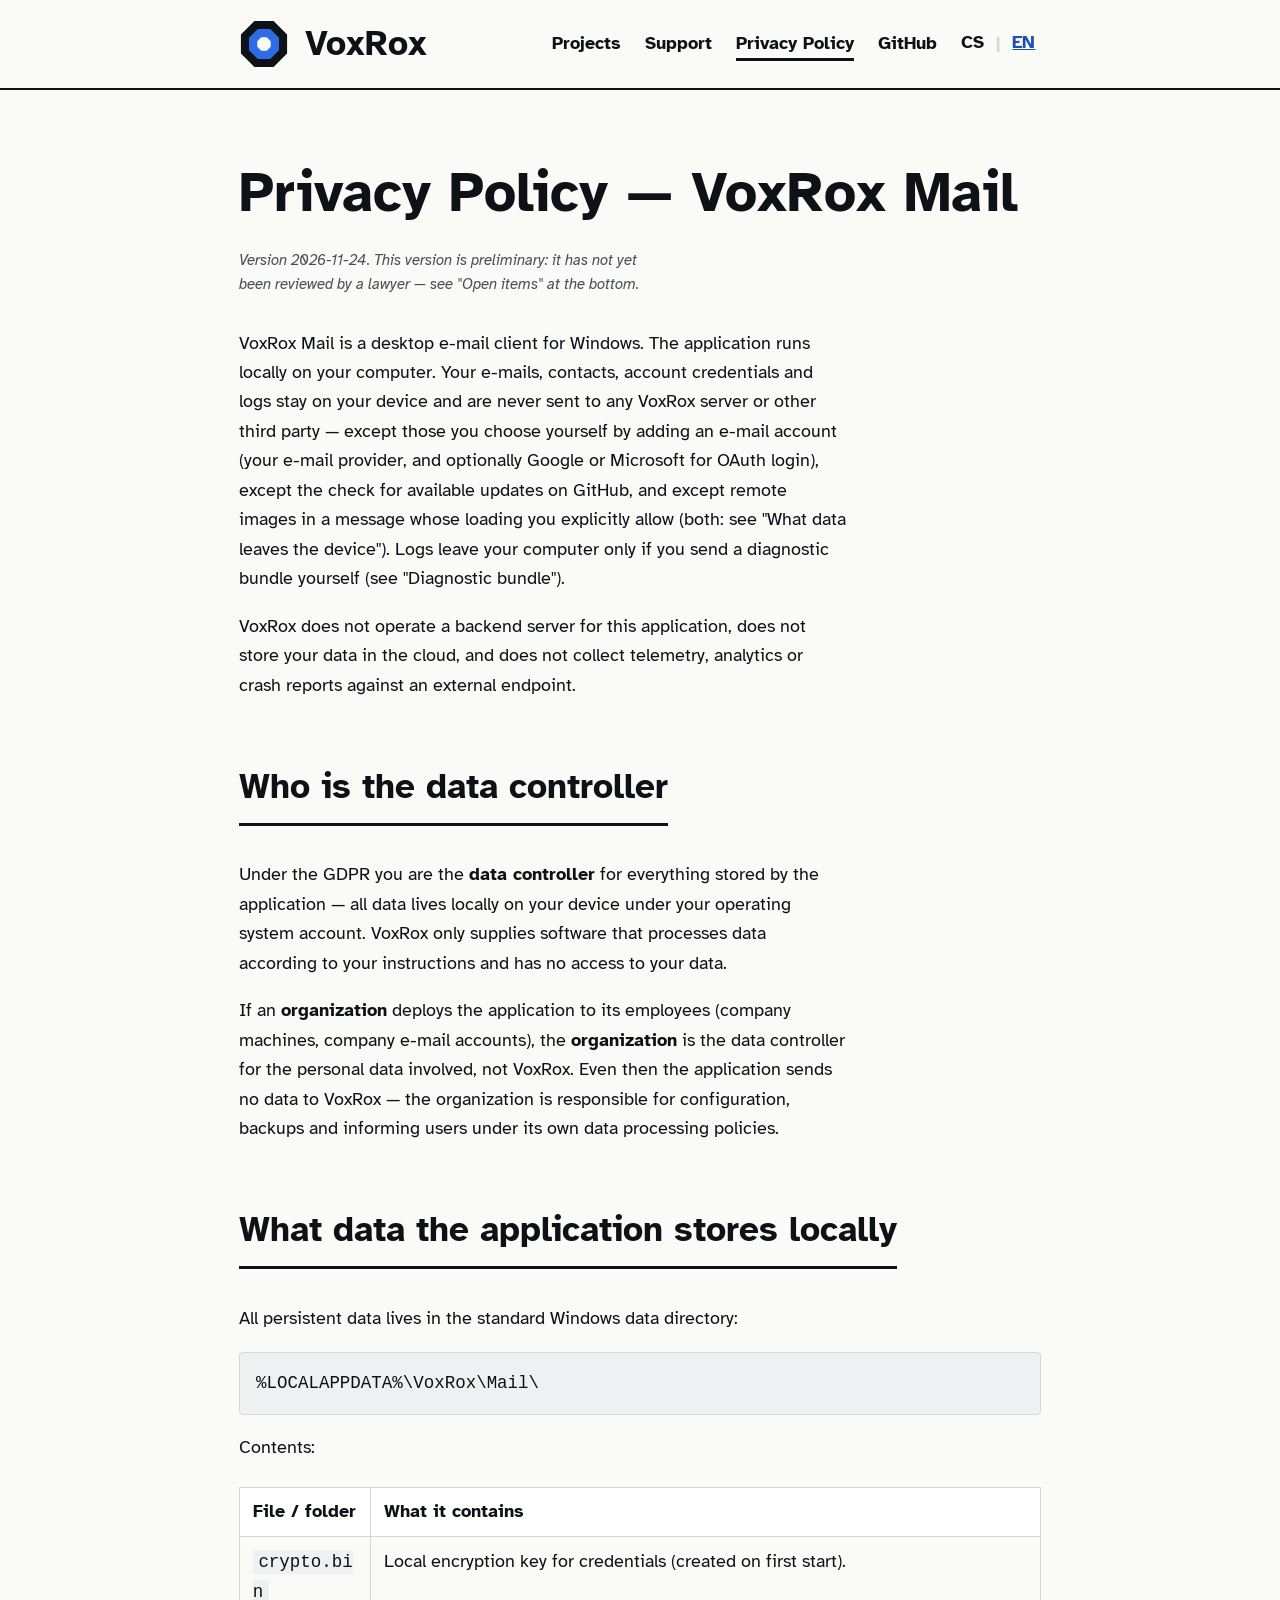
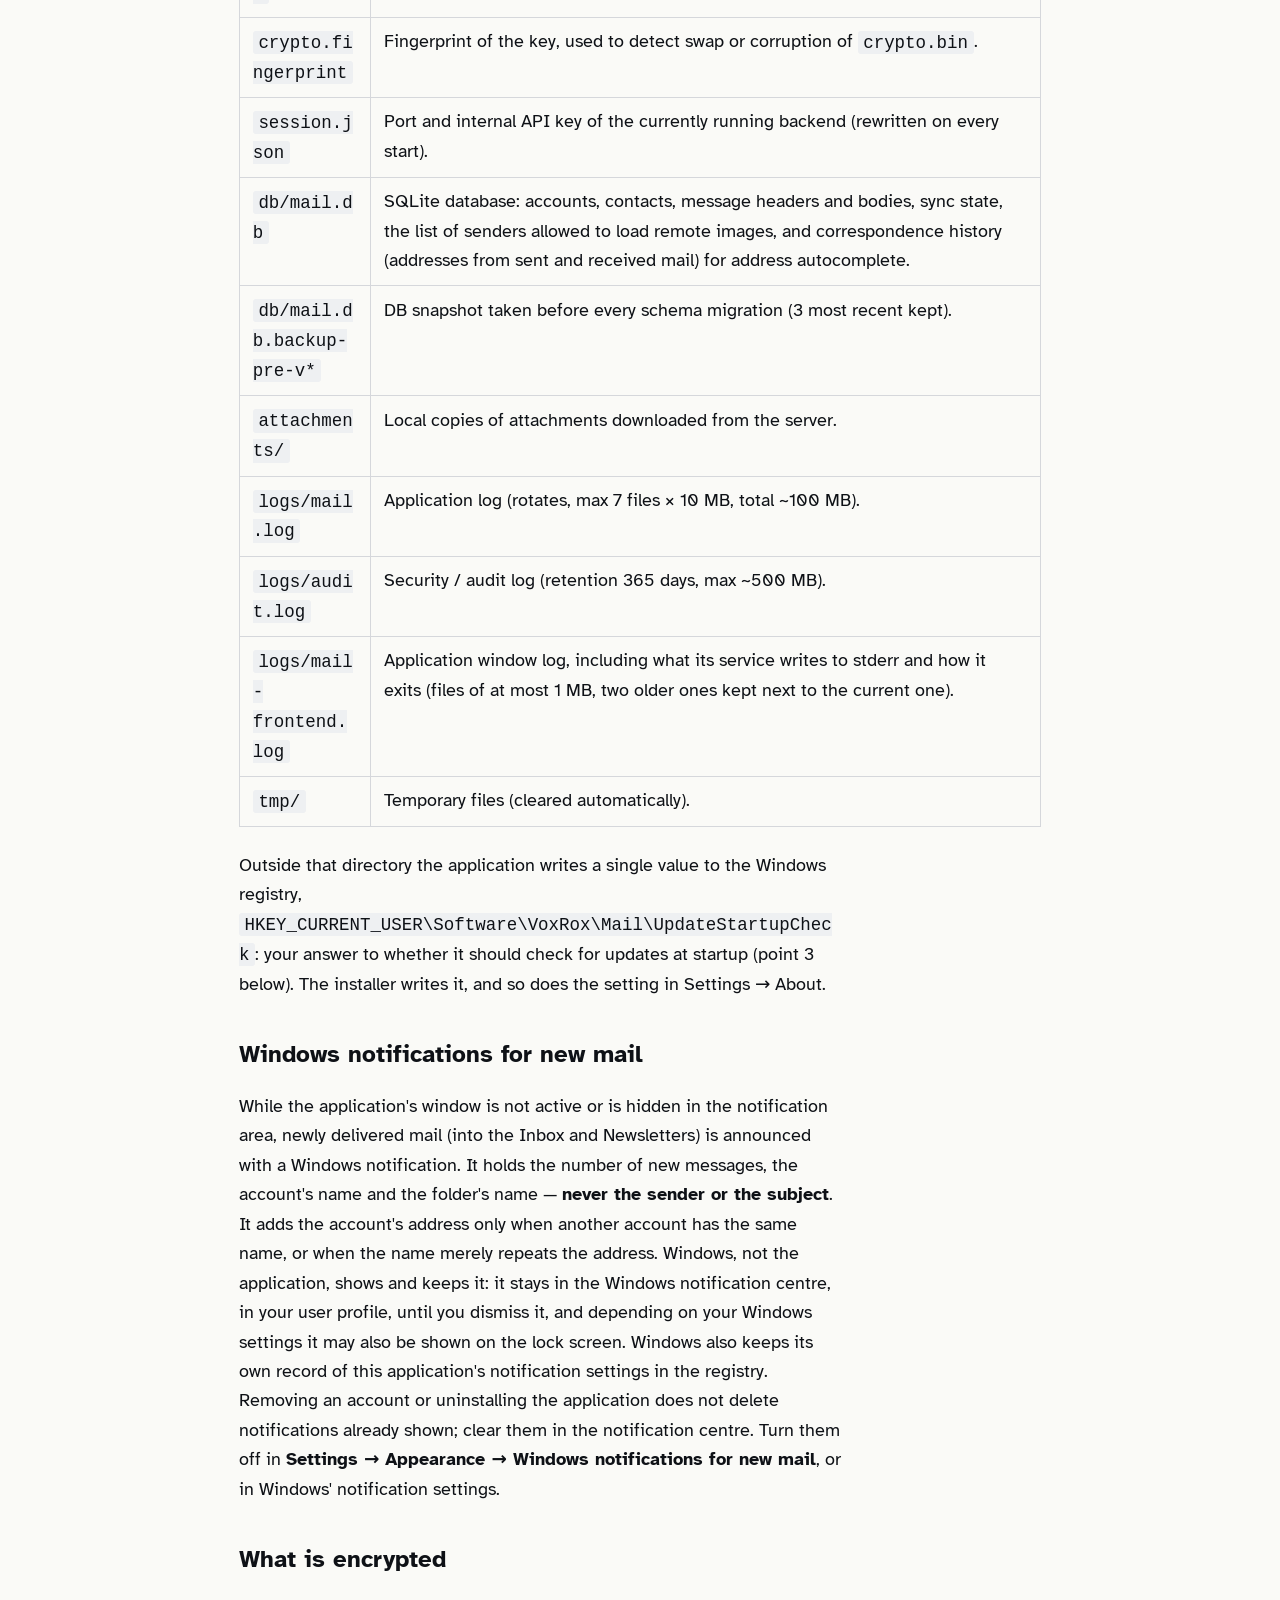
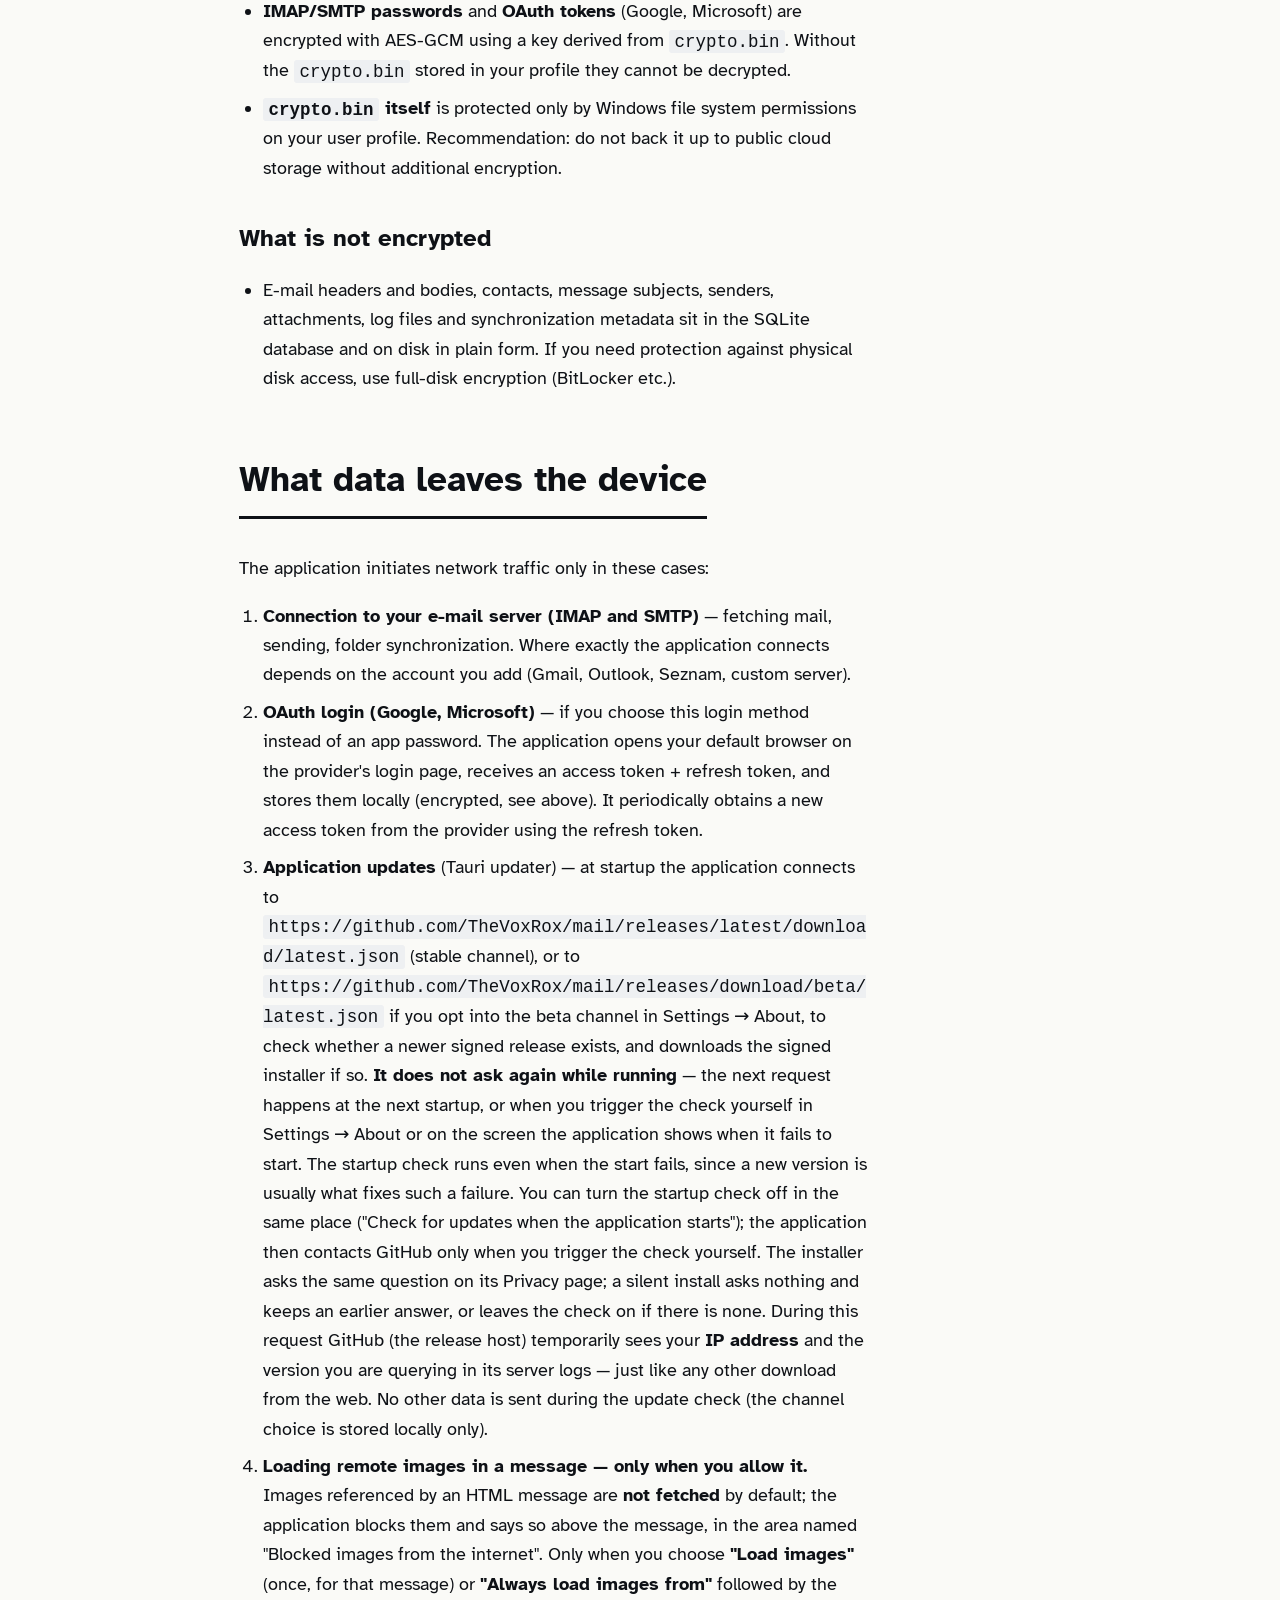
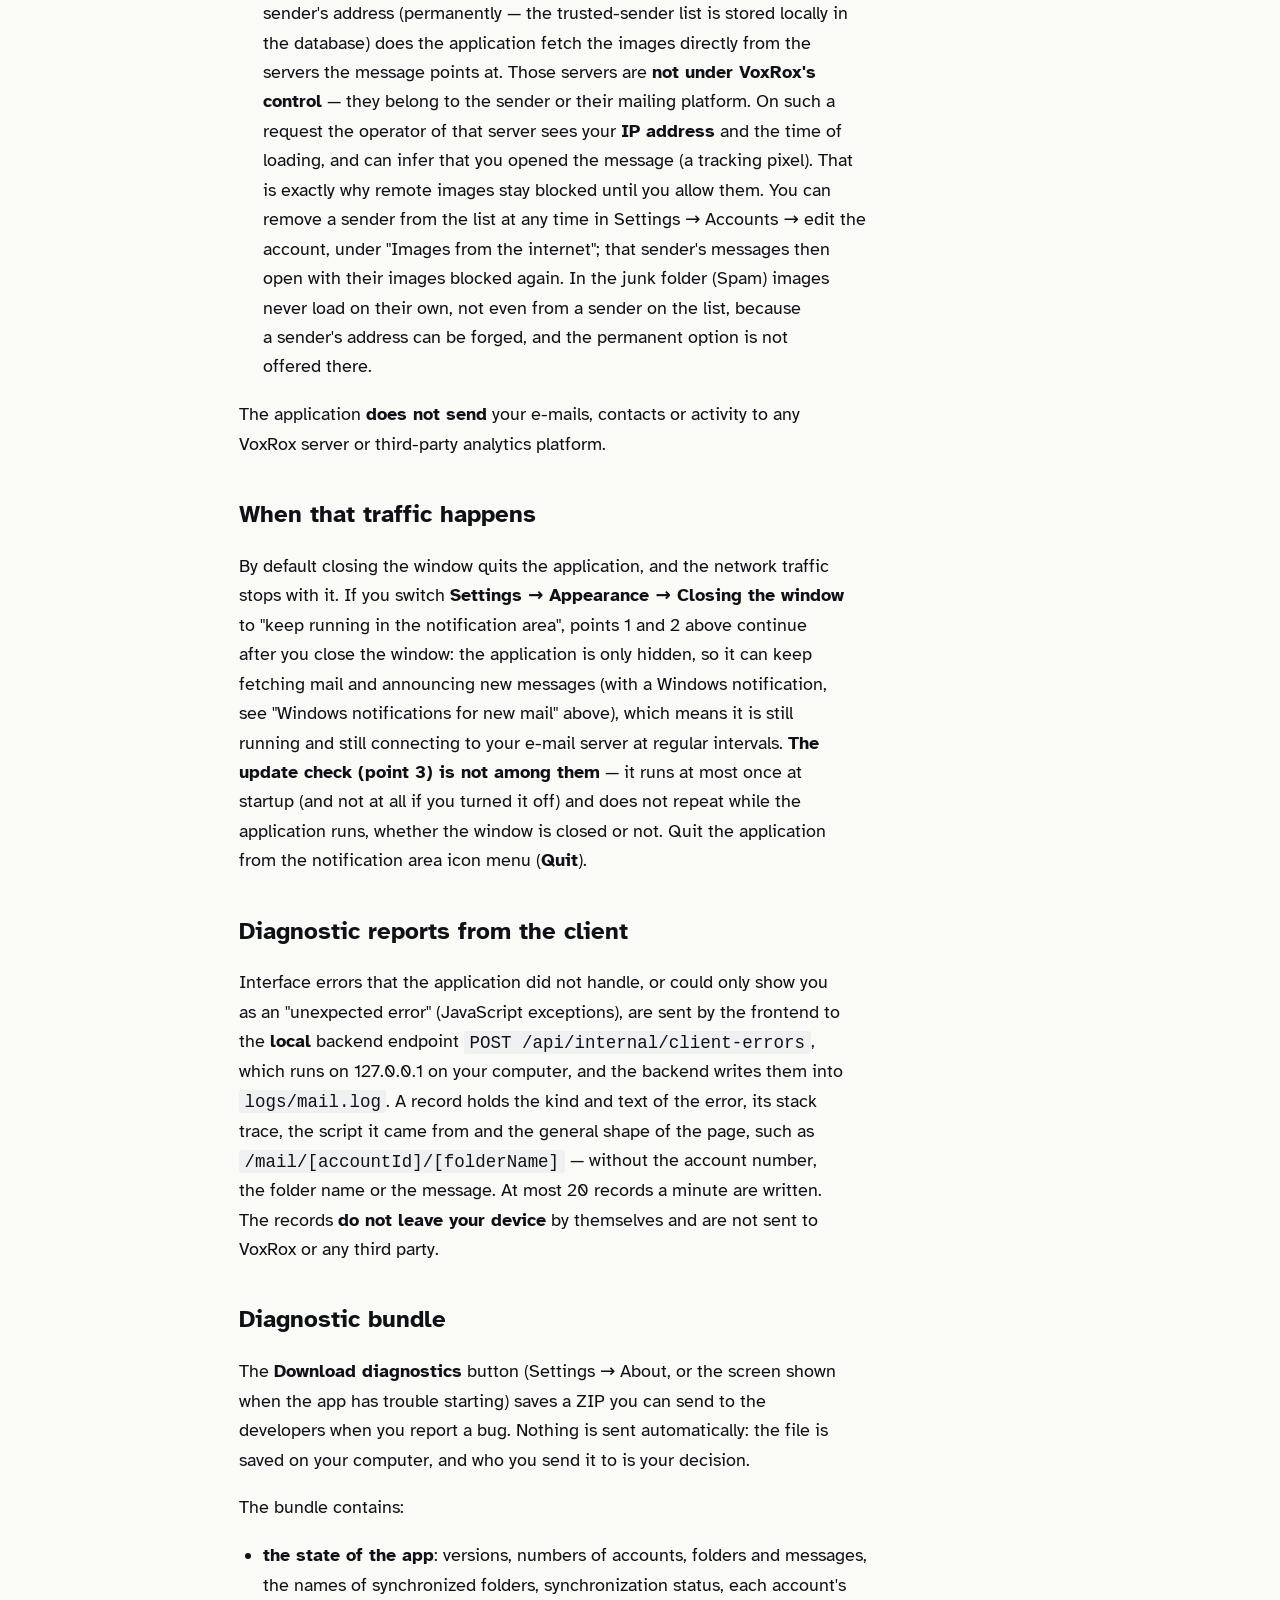
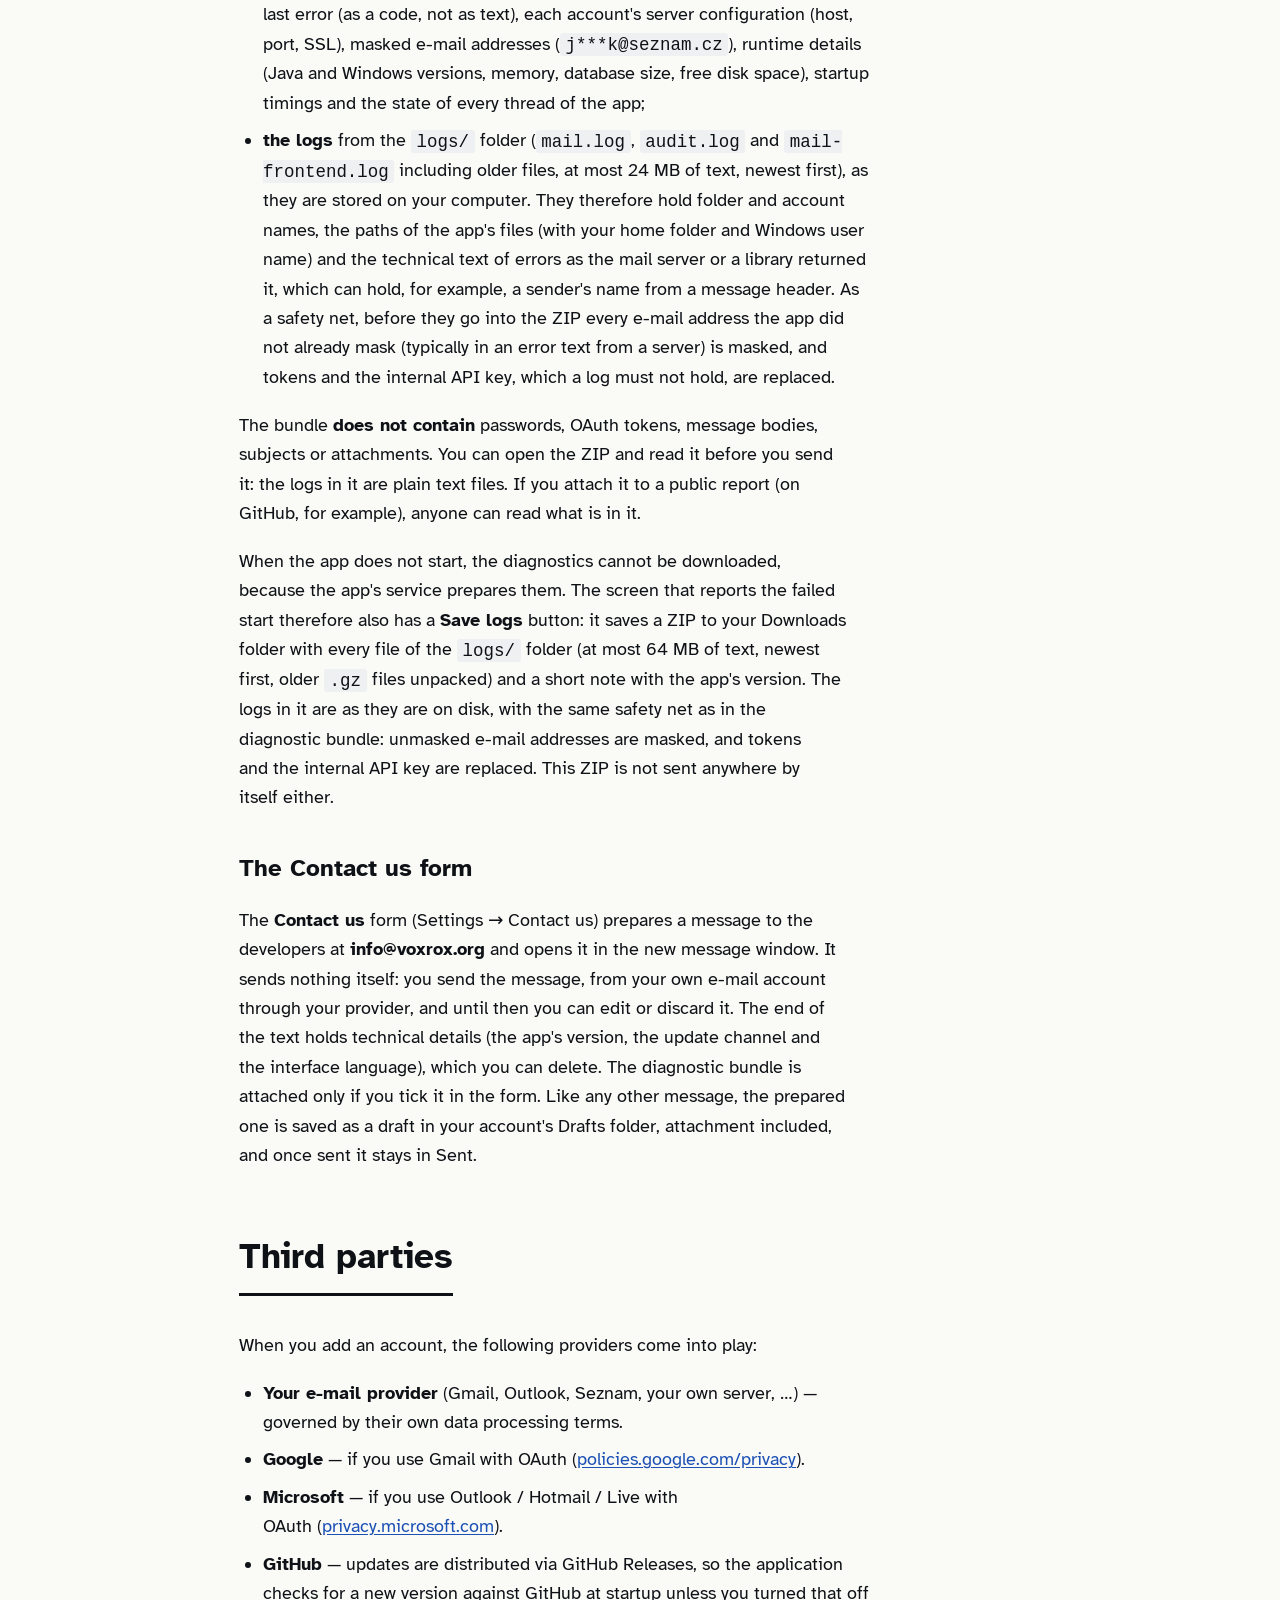
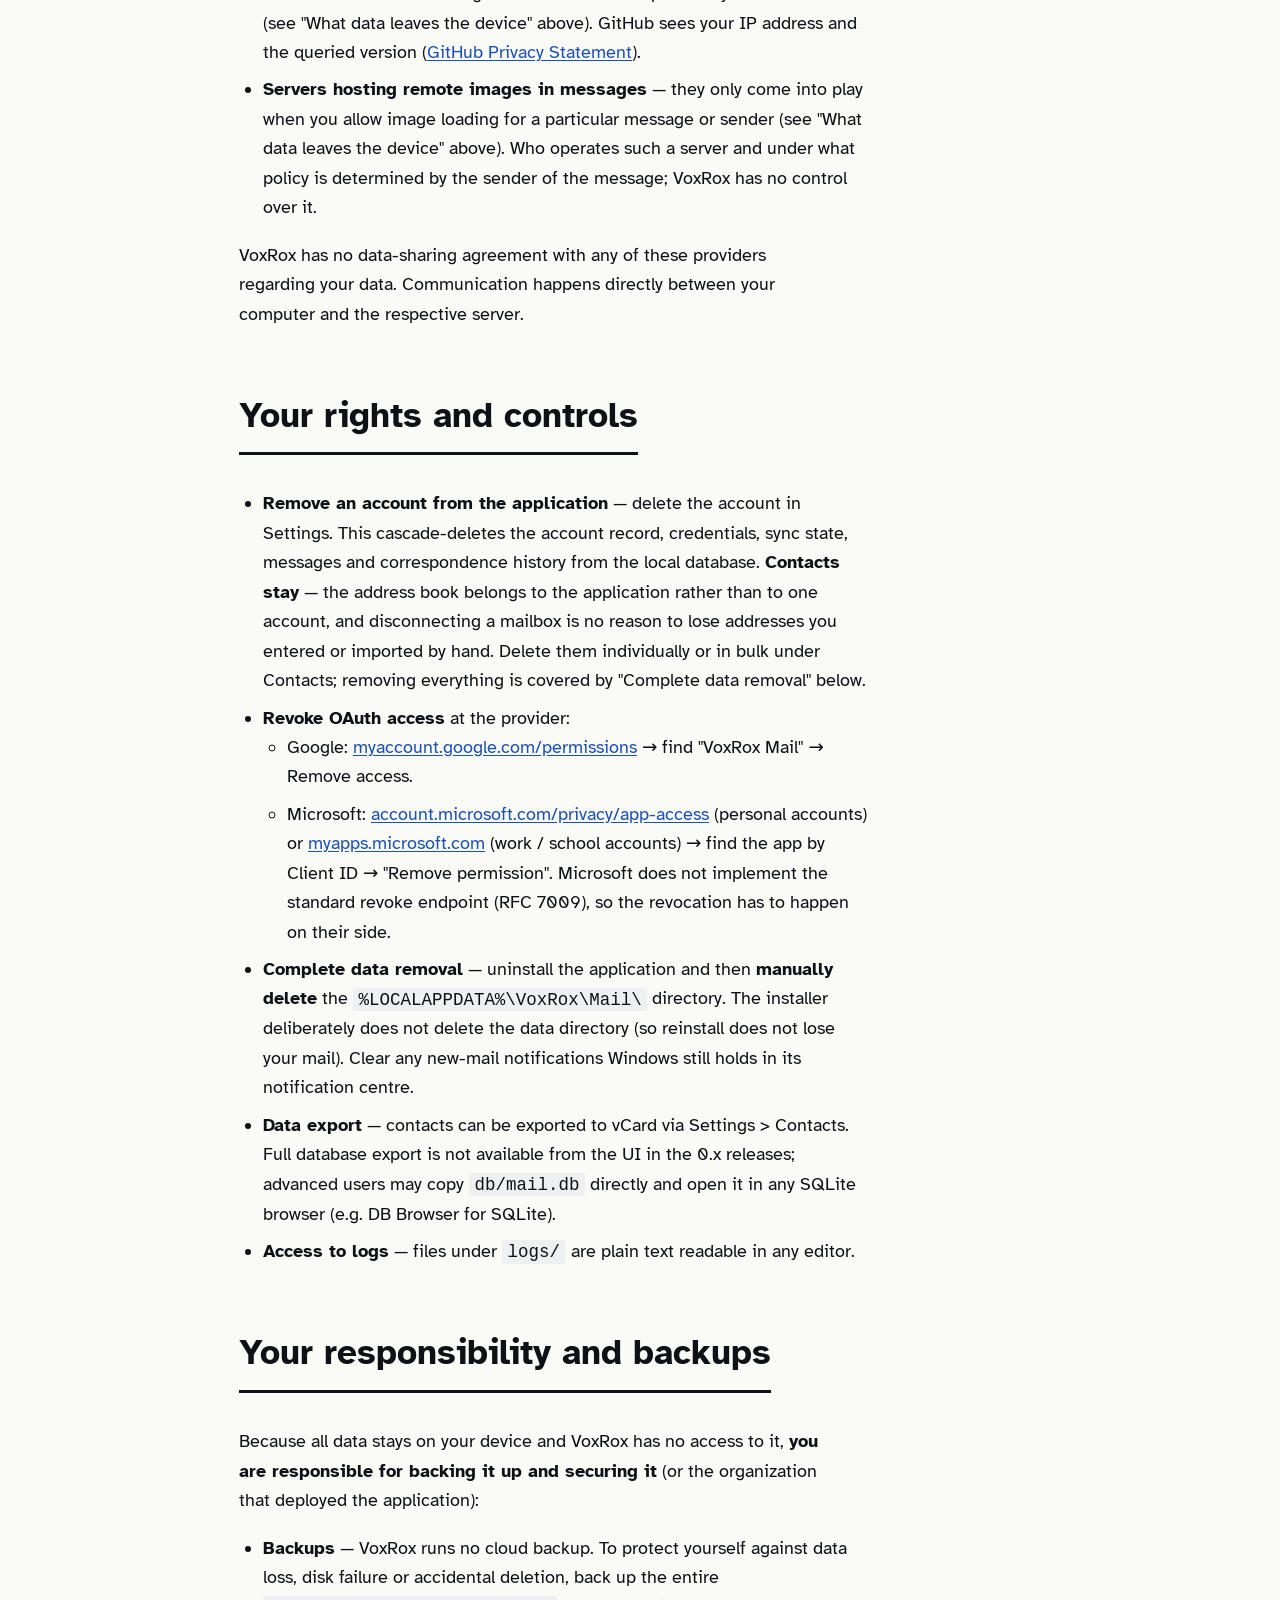
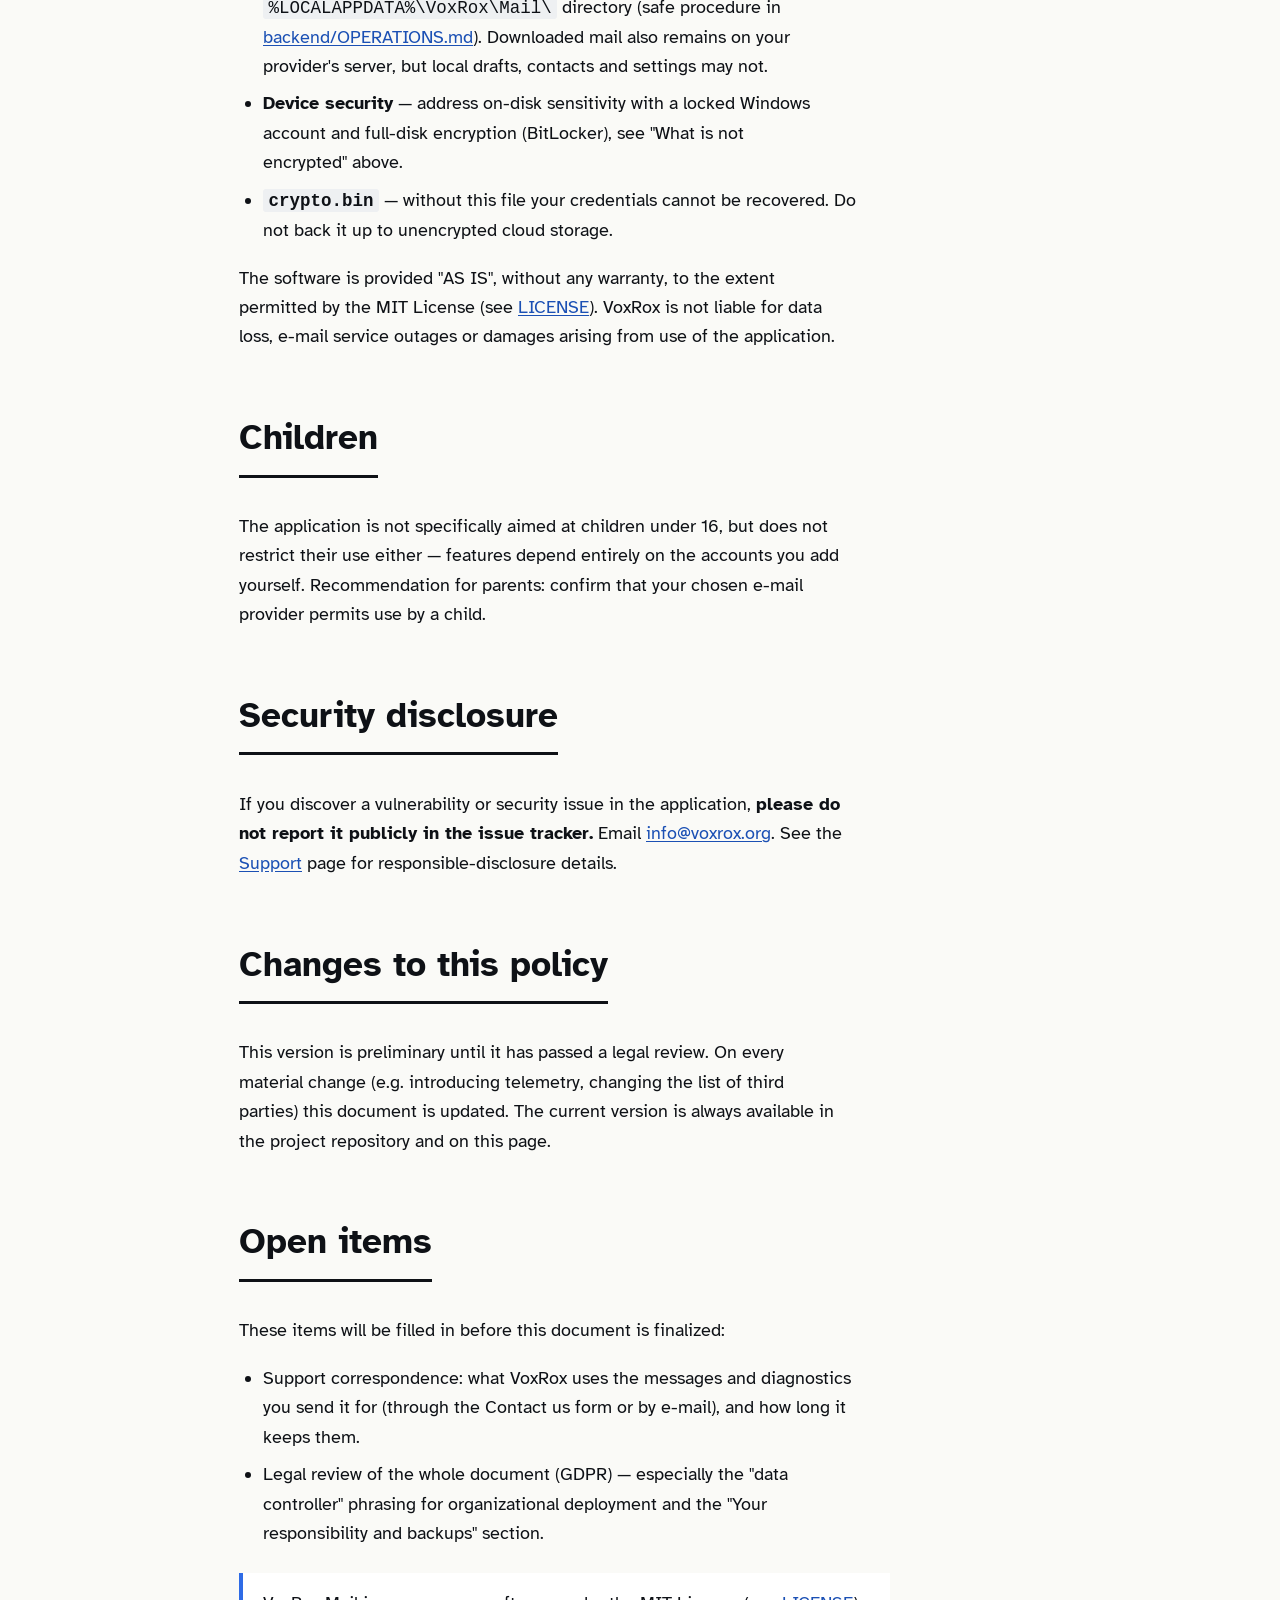
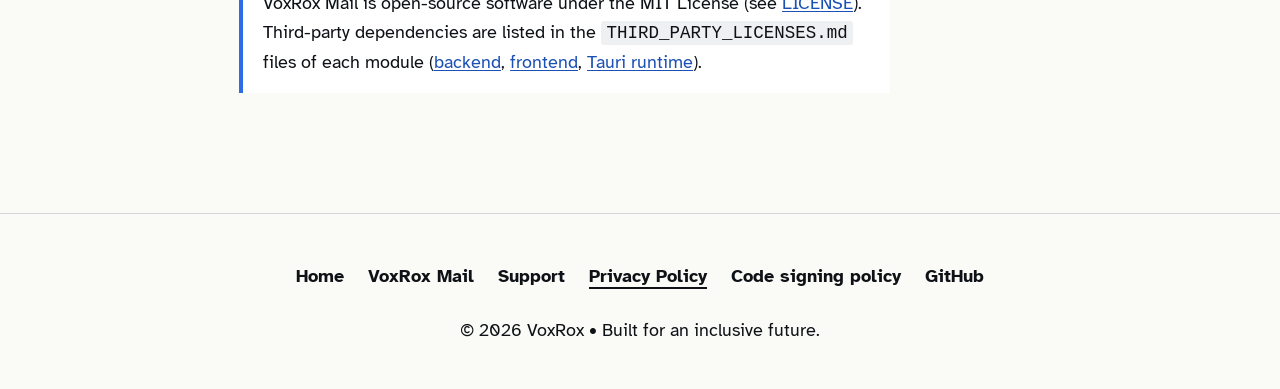
<file: en/privacy/index.html>
<!DOCTYPE html>
<html lang="en">
<head>
    <meta charset="UTF-8">
    <meta name="viewport" content="width=device-width, initial-scale=1.0">
    <title>Privacy Policy — VoxRox Mail</title>
    <meta name="description" content="Privacy policy for VoxRox Mail. The application runs locally; your mail and credentials stay on your device. No backend, no telemetry.">

    <link rel="canonical" href="https://voxrox.org/en/privacy/">
    <link rel="alternate" hreflang="cs" href="https://voxrox.org/privacy/">
    <link rel="alternate" hreflang="en" href="https://voxrox.org/en/privacy/">
    <link rel="alternate" hreflang="x-default" href="https://voxrox.org/privacy/">

    <link rel="icon" href="/assets/voxrox-mark-favicon.svg" type="image/svg+xml">
    <meta name="theme-color" content="#2E6BE6">
    <meta name="robots" content="index, follow">

    <link rel="stylesheet" href="/assets/styles.css">
</head>
<body>

    <a href="#main-content" class="skip-link">Skip to content</a>

    <header>
        <div class="container nav-wrap">
            <a href="/en/" class="logo" aria-label="VoxRox — home">
                <svg width="50" height="50" viewBox="0 0 64 64" aria-hidden="true" focusable="false">
                    <path d="M 44.246 2.436 L 61.564 19.754 L 61.564 44.246 L 44.246 61.564 L 19.754 61.564 L 2.436 44.246 L 2.436 19.754 L 19.754 2.436 Z" fill="#0E1116"/>
                    <path d="M 39.960 12.783 L 51.217 24.040 L 51.217 39.960 L 39.960 51.217 L 24.040 51.217 L 12.783 39.960 L 12.783 24.040 L 24.040 12.783 Z" fill="#2E6BE6"/>
                    <path d="M 35.551 23.426 L 40.574 28.449 L 40.574 35.551 L 35.551 40.574 L 28.449 40.574 L 23.426 35.551 L 23.426 28.449 L 28.449 23.426 Z" fill="#FAFAF7"/>
                </svg>
                <span class="brand-name">VoxRox</span>
            </a>
            <nav aria-label="Main">
                <ul>
                    <li><a href="/en/#projects">Projects</a></li>
                    <li><a href="/en/support/">Support</a></li>
                    <li><a href="/en/privacy/" aria-current="page">Privacy Policy</a></li>
                    <li><a href="https://github.com/TheVoxRox">GitHub</a></li>
                    <li>
                        <span class="lang-switch">
                            <a href="/privacy/" hreflang="cs" lang="cs">CS</a>
                            <span class="sep" aria-hidden="true">|</span>
                            <a href="/en/privacy/" aria-current="true" hreflang="en" lang="en">EN</a>
                        </span>
                    </li>
                </ul>
            </nav>
        </div>
    </header>

    <main class="container prose" id="main-content">
        <h1>Privacy Policy — VoxRox Mail</h1>
        <p class="doc-meta">Version 2026-11-24. This version is preliminary: it has not yet been reviewed by a lawyer — see "Open items" at the bottom.</p>

        <p>VoxRox Mail is a desktop e-mail client for Windows. The application runs locally on your computer. Your e-mails, contacts, account credentials and logs stay on your device and are never sent to any VoxRox server or other third party — except those you choose yourself by adding an e-mail account (your e-mail provider, and optionally Google or Microsoft for OAuth login), except the check for available updates on GitHub, and except remote images in a message whose loading you explicitly allow (both: see "What data leaves the device"). Logs leave your computer only if you send a diagnostic bundle yourself (see "Diagnostic bundle").</p>

        <p>VoxRox does not operate a backend server for this application, does not store your data in the cloud, and does not collect telemetry, analytics or crash reports against an external endpoint.</p>

        <h2>Who is the data controller</h2>
        <p>Under the GDPR you are the <strong>data controller</strong> for everything stored by the application — all data lives locally on your device under your operating system account. VoxRox only supplies software that processes data according to your instructions and has no access to your data.</p>
        <p>If an <strong>organization</strong> deploys the application to its employees (company machines, company e-mail accounts), the <strong>organization</strong> is the data controller for the personal data involved, not VoxRox. Even then the application sends no data to VoxRox — the organization is responsible for configuration, backups and informing users under its own data processing policies.</p>

        <h2>What data the application stores locally</h2>
        <p>All persistent data lives in the standard Windows data directory:</p>
        <pre><code>%LOCALAPPDATA%\VoxRox\Mail\</code></pre>
        <p>Contents:</p>
        <table>
            <thead>
                <tr><th scope="col">File / folder</th><th scope="col">What it contains</th></tr>
            </thead>
            <tbody>
                <tr><td><code>crypto.bin</code></td><td>Local encryption key for credentials (created on first start).</td></tr>
                <tr><td><code>crypto.fingerprint</code></td><td>Fingerprint of the key, used to detect swap or corruption of <code>crypto.bin</code>.</td></tr>
                <tr><td><code>session.json</code></td><td>Port and internal API key of the currently running backend (rewritten on every start).</td></tr>
                <tr><td><code>db/mail.db</code></td><td>SQLite database: accounts, contacts, message headers and bodies, sync state, the list of senders allowed to load remote images, and correspondence history (addresses from sent and received mail) for address autocomplete.</td></tr>
                <tr><td><code>db/mail.db.backup-pre-v*</code></td><td>DB snapshot taken before every schema migration (3 most recent kept).</td></tr>
                <tr><td><code>attachments/</code></td><td>Local copies of attachments downloaded from the server.</td></tr>
                <tr><td><code>logs/mail.log</code></td><td>Application log (rotates, max 7 files × 10 MB, total ~100 MB).</td></tr>
                <tr><td><code>logs/audit.log</code></td><td>Security / audit log (retention 365 days, max ~500 MB).</td></tr>
                <tr><td><code>logs/mail-frontend.log</code></td><td>Application window log, including what its service writes to stderr and how it exits (files of at most 1 MB, two older ones kept next to the current one).</td></tr>
                <tr><td><code>tmp/</code></td><td>Temporary files (cleared automatically).</td></tr>
            </tbody>
        </table>
        <p>Outside that directory the application writes a single value to the Windows registry, <code>HKEY_CURRENT_USER\Software\VoxRox\Mail\UpdateStartupCheck</code>: your answer to whether it should check for updates at startup (point 3 below). The installer writes it, and so does the setting in Settings → About.</p>

        <h3>Windows notifications for new mail</h3>
        <p>While the application's window is not active or is hidden in the notification area, newly delivered mail (into the Inbox and Newsletters) is announced with a Windows notification. It holds the number of new messages, the account's name and the folder's name — <strong>never the sender or the subject</strong>. It adds the account's address only when another account has the same name, or when the name merely repeats the address. Windows, not the application, shows and keeps it: it stays in the Windows notification centre, in your user profile, until you dismiss it, and depending on your Windows settings it may also be shown on the lock screen. Windows also keeps its own record of this application's notification settings in the registry. Removing an account or uninstalling the application does not delete notifications already shown; clear them in the notification centre. Turn them off in <strong>Settings → Appearance → Windows notifications for new mail</strong>, or in Windows' notification settings.</p>

        <h3>What is encrypted</h3>
        <ul>
            <li><strong>IMAP/SMTP passwords</strong> and <strong>OAuth tokens</strong> (Google, Microsoft) are encrypted with AES-GCM using a key derived from <code>crypto.bin</code>. Without the <code>crypto.bin</code> stored in your profile they cannot be decrypted.</li>
            <li><strong><code>crypto.bin</code> itself</strong> is protected only by Windows file system permissions on your user profile. Recommendation: do not back it up to public cloud storage without additional encryption.</li>
        </ul>

        <h3>What is not encrypted</h3>
        <ul>
            <li>E-mail headers and bodies, contacts, message subjects, senders, attachments, log files and synchronization metadata sit in the SQLite database and on disk in plain form. If you need protection against physical disk access, use full-disk encryption (BitLocker etc.).</li>
        </ul>

        <h2>What data leaves the device</h2>
        <p>The application initiates network traffic only in these cases:</p>
        <ol>
            <li><strong>Connection to your e-mail server (IMAP and SMTP)</strong> — fetching mail, sending, folder synchronization. Where exactly the application connects depends on the account you add (Gmail, Outlook, Seznam, custom server).</li>
            <li><strong>OAuth login (Google, Microsoft)</strong> — if you choose this login method instead of an app password. The application opens your default browser on the provider's login page, receives an access token + refresh token, and stores them locally (encrypted, see above). It periodically obtains a new access token from the provider using the refresh token.</li>
            <li><strong>Application updates</strong> (Tauri updater) — at startup the application connects to <code>https://github.com/TheVoxRox/mail/releases/latest/download/latest.json</code> (stable channel), or to <code>https://github.com/TheVoxRox/mail/releases/download/beta/latest.json</code> if you opt into the beta channel in Settings → About, to check whether a newer signed release exists, and downloads the signed installer if so. <strong>It does not ask again while running</strong> — the next request happens at the next startup, or when you trigger the check yourself in Settings → About or on the screen the application shows when it fails to start. The startup check runs even when the start fails, since a new version is usually what fixes such a failure. You can turn the startup check off in the same place ("Check for updates when the application starts"); the application then contacts GitHub only when you trigger the check yourself. The installer asks the same question on its Privacy page; a silent install asks nothing and keeps an earlier answer, or leaves the check on if there is none. During this request GitHub (the release host) temporarily sees your <strong>IP address</strong> and the version you are querying in its server logs — just like any other download from the web. No other data is sent during the update check (the channel choice is stored locally only).</li>
            <li><strong>Loading remote images in a message — only when you allow it.</strong> Images referenced by an HTML message are <strong>not fetched</strong> by default; the application blocks them and says so above the message, in the area named "Blocked images from the internet". Only when you choose <strong>"Load images"</strong> (once, for that message) or <strong>"Always load images from"</strong> followed by the sender's address (permanently — the trusted-sender list is stored locally in the database) does the application fetch the images directly from the servers the message points at. Those servers are <strong>not under VoxRox's control</strong> — they belong to the sender or their mailing platform. On such a request the operator of that server sees your <strong>IP address</strong> and the time of loading, and can infer that you opened the message (a tracking pixel). That is exactly why remote images stay blocked until you allow them. You can remove a sender from the list at any time in Settings → Accounts → edit the account, under "Images from the internet"; that sender's messages then open with their images blocked again. In the junk folder (Spam) images never load on their own, not even from a sender on the list, because a sender's address can be forged, and the permanent option is not offered there.</li>
        </ol>
        <p>The application <strong>does not send</strong> your e-mails, contacts or activity to any VoxRox server or third-party analytics platform.</p>

        <h3>When that traffic happens</h3>
        <p>By default closing the window quits the application, and the network traffic stops with it. If you switch <strong>Settings → Appearance → Closing the window</strong> to "keep running in the notification area", points 1 and 2 above continue after you close the window: the application is only hidden, so it can keep fetching mail and announcing new messages (with a Windows notification, see "Windows notifications for new mail" above), which means it is still running and still connecting to your e-mail server at regular intervals. <strong>The update check (point 3) is not among them</strong> — it runs at most once at startup (and not at all if you turned it off) and does not repeat while the application runs, whether the window is closed or not. Quit the application from the notification area icon menu (<strong>Quit</strong>).</p>

        <h3>Diagnostic reports from the client</h3>
        <p>Interface errors that the application did not handle, or could only show you as an "unexpected error" (JavaScript exceptions), are sent by the frontend to the <strong>local</strong> backend endpoint <code>POST /api/internal/client-errors</code>, which runs on 127.0.0.1 on your computer, and the backend writes them into <code>logs/mail.log</code>. A record holds the kind and text of the error, its stack trace, the script it came from and the general shape of the page, such as <code>/mail/[accountId]/[folderName]</code> — without the account number, the folder name or the message. At most 20 records a minute are written. The records <strong>do not leave your device</strong> by themselves and are not sent to VoxRox or any third party.</p>

        <h3>Diagnostic bundle</h3>
        <p>The <strong>Download diagnostics</strong> button (Settings → About, or the screen shown when the app has trouble starting) saves a ZIP you can send to the developers when you report a bug. Nothing is sent automatically: the file is saved on your computer, and who you send it to is your decision.</p>
        <p>The bundle contains:</p>
        <ul>
            <li><strong>the state of the app</strong>: versions, numbers of accounts, folders and messages, the names of synchronized folders, synchronization status, each account's last error (as a code, not as text), each account's server configuration (host, port, SSL), masked e-mail addresses (<code>j***k@seznam.cz</code>), runtime details (Java and Windows versions, memory, database size, free disk space), startup timings and the state of every thread of the app;</li>
            <li><strong>the logs</strong> from the <code>logs/</code> folder (<code>mail.log</code>, <code>audit.log</code> and <code>mail-frontend.log</code> including older files, at most 24 MB of text, newest first), as they are stored on your computer. They therefore hold folder and account names, the paths of the app's files (with your home folder and Windows user name) and the technical text of errors as the mail server or a library returned it, which can hold, for example, a sender's name from a message header. As a safety net, before they go into the ZIP every e-mail address the app did not already mask (typically in an error text from a server) is masked, and tokens and the internal API key, which a log must not hold, are replaced.</li>
        </ul>
        <p>The bundle <strong>does not contain</strong> passwords, OAuth tokens, message bodies, subjects or attachments. You can open the ZIP and read it before you send it: the logs in it are plain text files. If you attach it to a public report (on GitHub, for example), anyone can read what is in it.</p>
        <p>When the app does not start, the diagnostics cannot be downloaded, because the app's service prepares them. The screen that reports the failed start therefore also has a <strong>Save logs</strong> button: it saves a ZIP to your Downloads folder with every file of the <code>logs/</code> folder (at most 64 MB of text, newest first, older <code>.gz</code> files unpacked) and a short note with the app's version. The logs in it are as they are on disk, with the same safety net as in the diagnostic bundle: unmasked e-mail addresses are masked, and tokens and the internal API key are replaced. This ZIP is not sent anywhere by itself either.</p>

        <h3>The Contact us form</h3>
        <p>The <strong>Contact us</strong> form (Settings → Contact us) prepares a message to the developers at <strong>info@voxrox.org</strong> and opens it in the new message window. It sends nothing itself: you send the message, from your own e-mail account through your provider, and until then you can edit or discard it. The end of the text holds technical details (the app's version, the update channel and the interface language), which you can delete. The diagnostic bundle is attached only if you tick it in the form. Like any other message, the prepared one is saved as a draft in your account's Drafts folder, attachment included, and once sent it stays in Sent.</p>

        <h2>Third parties</h2>
        <p>When you add an account, the following providers come into play:</p>
        <ul>
            <li><strong>Your e-mail provider</strong> (Gmail, Outlook, Seznam, your own server, …) — governed by their own data processing terms.</li>
            <li><strong>Google</strong> — if you use Gmail with OAuth (<a href="https://policies.google.com/privacy">policies.google.com/privacy</a>).</li>
            <li><strong>Microsoft</strong> — if you use Outlook / Hotmail / Live with OAuth (<a href="https://privacy.microsoft.com/">privacy.microsoft.com</a>).</li>
            <li><strong>GitHub</strong> — updates are distributed via GitHub Releases, so the application checks for a new version against GitHub at startup unless you turned that off (see "What data leaves the device" above). GitHub sees your IP address and the queried version (<a href="https://docs.github.com/en/site-policy/privacy-policies/github-general-privacy-statement">GitHub Privacy Statement</a>).</li>
            <li><strong>Servers hosting remote images in messages</strong> — they only come into play when you allow image loading for a particular message or sender (see "What data leaves the device" above). Who operates such a server and under what policy is determined by the sender of the message; VoxRox has no control over it.</li>
        </ul>
        <p>VoxRox has no data-sharing agreement with any of these providers regarding your data. Communication happens directly between your computer and the respective server.</p>

        <h2>Your rights and controls</h2>
        <ul>
            <li><strong>Remove an account from the application</strong> — delete the account in Settings. This cascade-deletes the account record, credentials, sync state, messages and correspondence history from the local database. <strong>Contacts stay</strong> — the address book belongs to the application rather than to one account, and disconnecting a mailbox is no reason to lose addresses you entered or imported by hand. Delete them individually or in bulk under Contacts; removing everything is covered by "Complete data removal" below.</li>
            <li><strong>Revoke OAuth access</strong> at the provider:
                <ul>
                    <li>Google: <a href="https://myaccount.google.com/permissions">myaccount.google.com/permissions</a> → find "VoxRox Mail" → Remove access.</li>
                    <li>Microsoft: <a href="https://account.microsoft.com/privacy/app-access">account.microsoft.com/privacy/app-access</a> (personal accounts) or <a href="https://myapps.microsoft.com">myapps.microsoft.com</a> (work / school accounts) → find the app by Client ID → "Remove permission". Microsoft does not implement the standard revoke endpoint (RFC 7009), so the revocation has to happen on their side.</li>
                </ul>
            </li>
            <li><strong>Complete data removal</strong> — uninstall the application and then <strong>manually delete</strong> the <code>%LOCALAPPDATA%\VoxRox\Mail\</code> directory. The installer deliberately does not delete the data directory (so reinstall does not lose your mail). Clear any new-mail notifications Windows still holds in its notification centre.</li>
            <li><strong>Data export</strong> — contacts can be exported to vCard via Settings &gt; Contacts. Full database export is not available from the UI in the 0.x releases; advanced users may copy <code>db/mail.db</code> directly and open it in any SQLite browser (e.g. DB Browser for SQLite).</li>
            <li><strong>Access to logs</strong> — files under <code>logs/</code> are plain text readable in any editor.</li>
        </ul>

        <h2>Your responsibility and backups</h2>
        <p>Because all data stays on your device and VoxRox has no access to it, <strong>you are responsible for backing it up and securing it</strong> (or the organization that deployed the application):</p>
        <ul>
            <li><strong>Backups</strong> — VoxRox runs no cloud backup. To protect yourself against data loss, disk failure or accidental deletion, back up the entire <code>%LOCALAPPDATA%\VoxRox\Mail\</code> directory (safe procedure in <a href="https://github.com/TheVoxRox/mail/blob/main/backend/OPERATIONS.md">backend/OPERATIONS.md</a>). Downloaded mail also remains on your provider's server, but local drafts, contacts and settings may not.</li>
            <li><strong>Device security</strong> — address on-disk sensitivity with a locked Windows account and full-disk encryption (BitLocker), see "What is not encrypted" above.</li>
            <li><strong><code>crypto.bin</code></strong> — without this file your credentials cannot be recovered. Do not back it up to unencrypted cloud storage.</li>
        </ul>
        <p>The software is provided "AS IS", without any warranty, to the extent permitted by the MIT License (see <a href="https://github.com/TheVoxRox/mail/blob/main/LICENSE">LICENSE</a>). VoxRox is not liable for data loss, e-mail service outages or damages arising from use of the application.</p>

        <h2>Children</h2>
        <p>The application is not specifically aimed at children under 16, but does not restrict their use either — features depend entirely on the accounts you add yourself. Recommendation for parents: confirm that your chosen e-mail provider permits use by a child.</p>

        <h2>Security disclosure</h2>
        <p>If you discover a vulnerability or security issue in the application, <strong>please do not report it publicly in the issue tracker.</strong> Email <a href="mailto:info@voxrox.org">info@voxrox.org</a>. See the <a href="/en/support/">Support</a> page for responsible-disclosure details.</p>

        <h2>Changes to this policy</h2>
        <p>This version is preliminary until it has passed a legal review. On every material change (e.g. introducing telemetry, changing the list of third parties) this document is updated. The current version is always available in the project repository and on this page.</p>

        <h2>Open items</h2>
        <p>These items will be filled in before this document is finalized:</p>
        <ul>
            <li>Support correspondence: what VoxRox uses the messages and diagnostics you send it for (through the Contact us form or by e-mail), and how long it keeps them.</li>
            <li>Legal review of the whole document (GDPR) — especially the "data controller" phrasing for organizational deployment and the "Your responsibility and backups" section.</li>
        </ul>

        <div class="note">
            <p>VoxRox Mail is open-source software under the MIT License (see <a href="https://github.com/TheVoxRox/mail/blob/main/LICENSE">LICENSE</a>). Third-party dependencies are listed in the <code>THIRD_PARTY_LICENSES.md</code> files of each module (<a href="https://github.com/TheVoxRox/mail/blob/main/backend/THIRD_PARTY_LICENSES.md">backend</a>, <a href="https://github.com/TheVoxRox/mail/blob/main/frontend/THIRD_PARTY_LICENSES.md">frontend</a>, <a href="https://github.com/TheVoxRox/mail/blob/main/frontend/src-tauri/THIRD_PARTY_LICENSES.md">Tauri runtime</a>).</p>
        </div>
    </main>

    <footer>
        <div class="container">
            <ul class="footer-nav">
                <li><a href="/en/">Home</a></li>
                <li><a href="/en/mail/">VoxRox Mail</a></li>
                <li><a href="/en/support/">Support</a></li>
                <li><a href="/en/privacy/" aria-current="page">Privacy Policy</a></li>
                <li><a href="/en/code-signing/">Code signing policy</a></li>
                <li><a href="https://github.com/TheVoxRox">GitHub</a></li>
            </ul>
            <p>&copy; 2026 VoxRox • Built for an inclusive future.</p>
        </div>
    </footer>

</body>
</html>
</file>
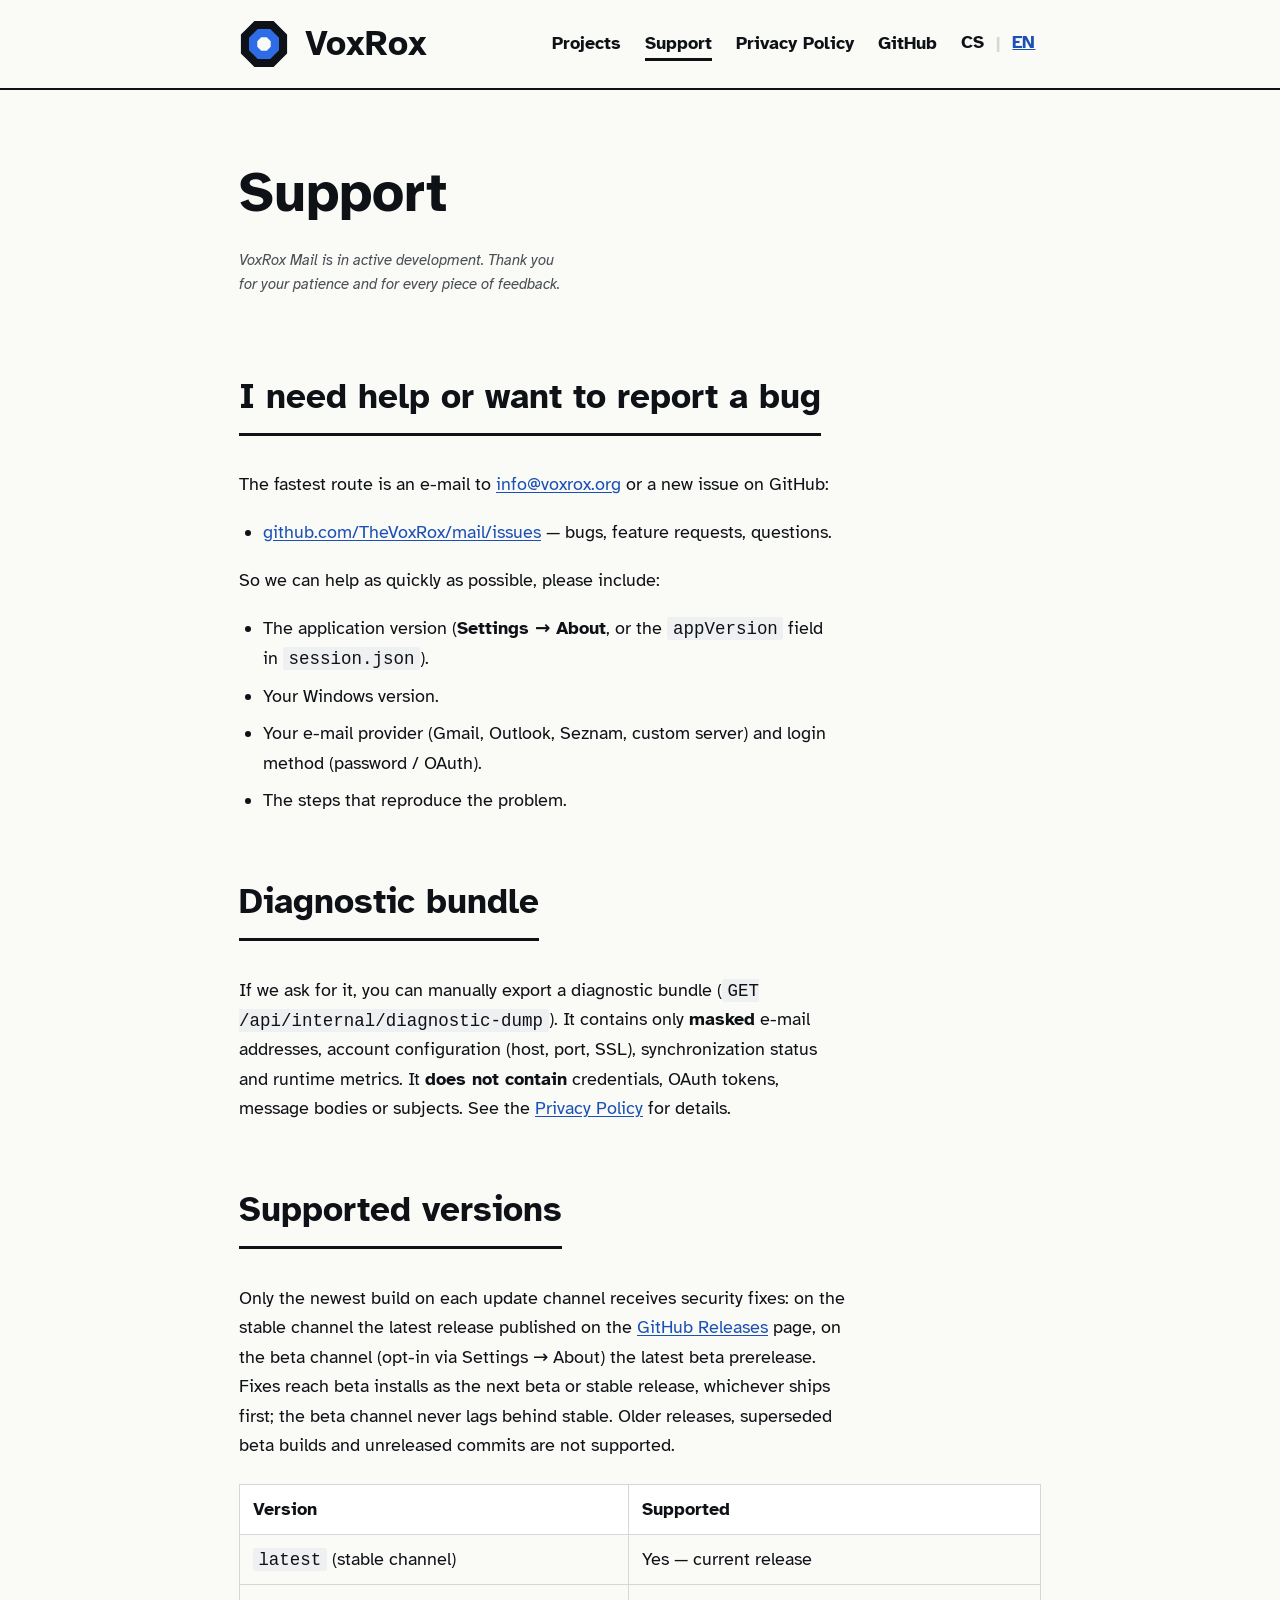
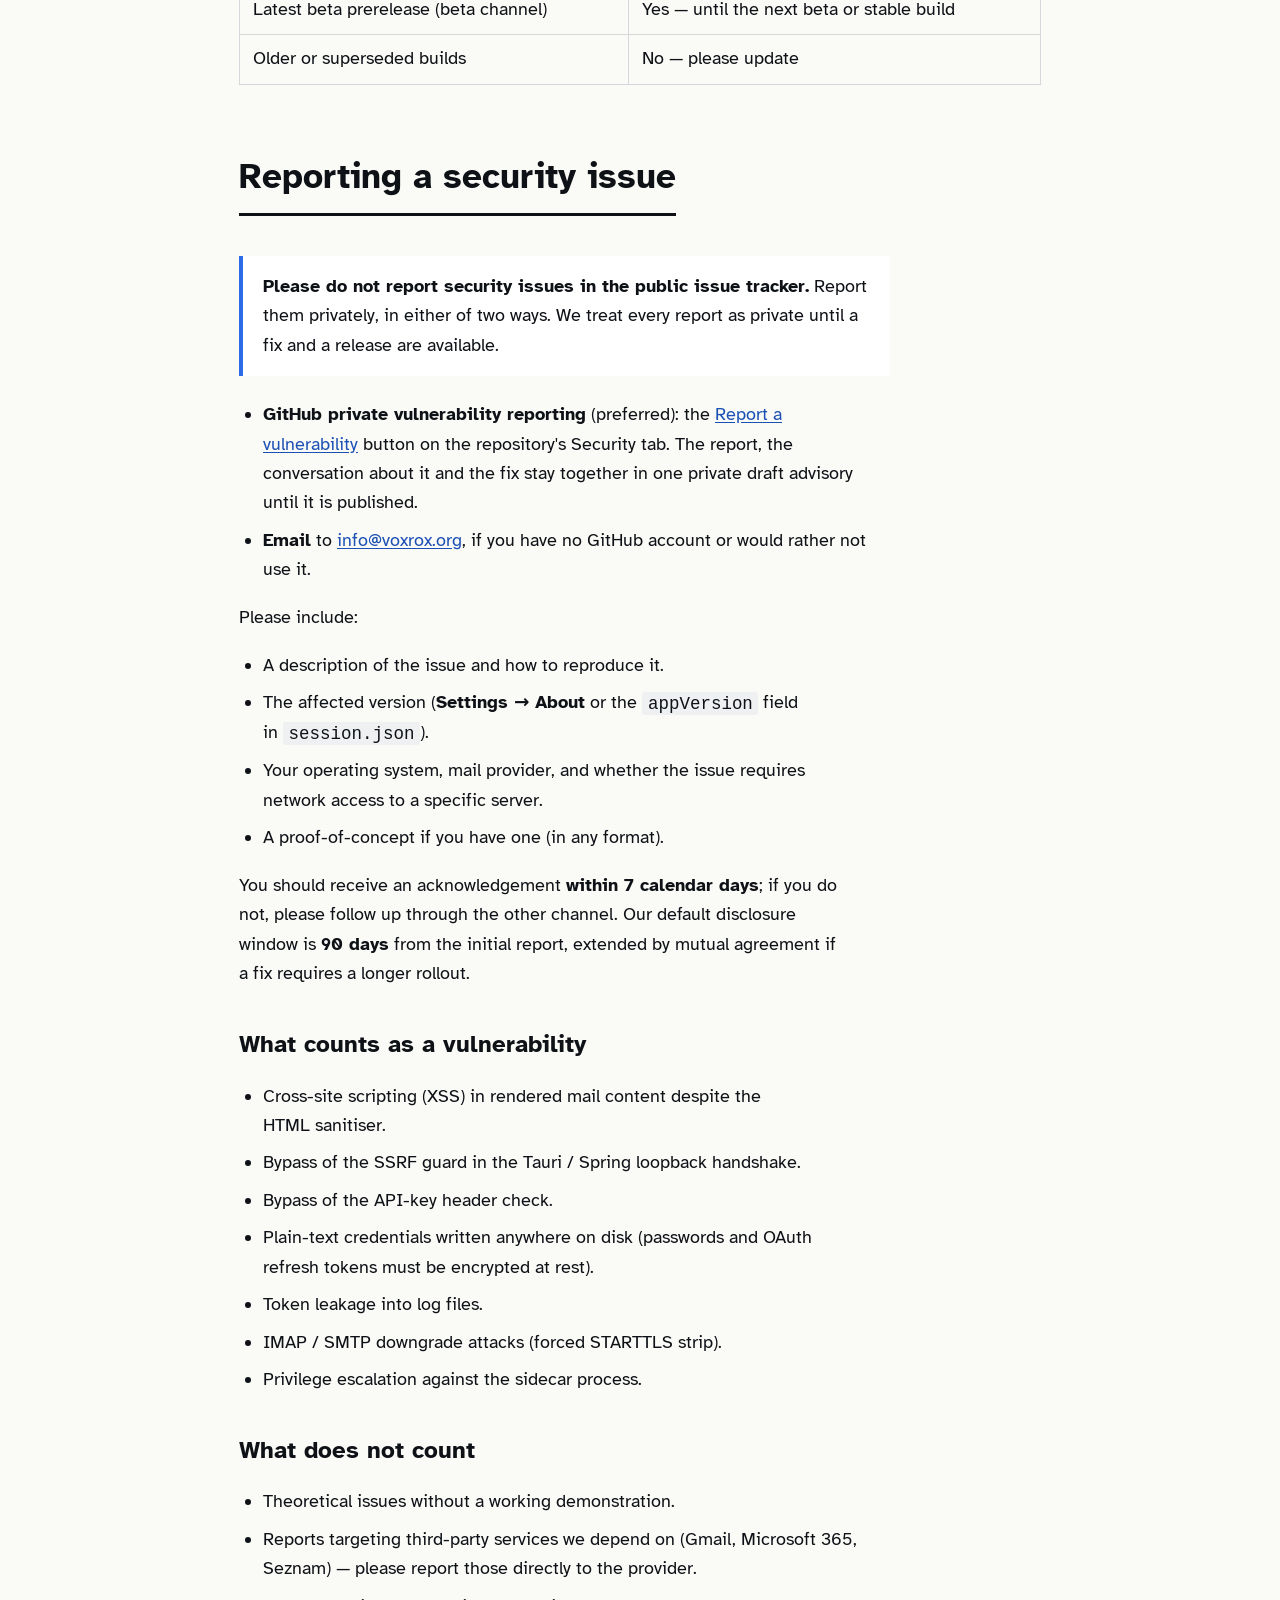
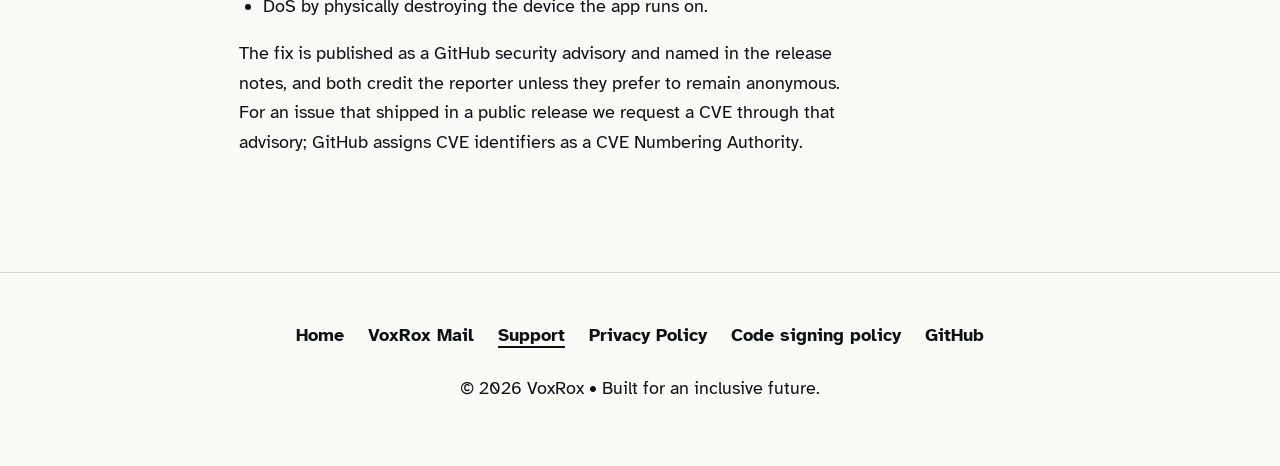
<file: en/support/index.html>
<!DOCTYPE html>
<html lang="en">
<head>
    <meta charset="UTF-8">
    <meta name="viewport" content="width=device-width, initial-scale=1.0">
    <title>Support — VoxRox Mail</title>
    <meta name="description" content="Support for VoxRox Mail: how to report a bug, where to get help, how to responsibly disclose a security issue, and which versions are supported.">

    <link rel="canonical" href="https://voxrox.org/en/support/">
    <link rel="alternate" hreflang="cs" href="https://voxrox.org/support/">
    <link rel="alternate" hreflang="en" href="https://voxrox.org/en/support/">
    <link rel="alternate" hreflang="x-default" href="https://voxrox.org/support/">

    <link rel="icon" href="/assets/voxrox-mark-favicon.svg" type="image/svg+xml">
    <meta name="theme-color" content="#2E6BE6">
    <meta name="robots" content="index, follow">

    <link rel="stylesheet" href="/assets/styles.css">
</head>
<body>

    <a href="#main-content" class="skip-link">Skip to content</a>

    <header>
        <div class="container nav-wrap">
            <a href="/en/" class="logo" aria-label="VoxRox — home">
                <svg width="50" height="50" viewBox="0 0 64 64" aria-hidden="true" focusable="false">
                    <path d="M 44.246 2.436 L 61.564 19.754 L 61.564 44.246 L 44.246 61.564 L 19.754 61.564 L 2.436 44.246 L 2.436 19.754 L 19.754 2.436 Z" fill="#0E1116"/>
                    <path d="M 39.960 12.783 L 51.217 24.040 L 51.217 39.960 L 39.960 51.217 L 24.040 51.217 L 12.783 39.960 L 12.783 24.040 L 24.040 12.783 Z" fill="#2E6BE6"/>
                    <path d="M 35.551 23.426 L 40.574 28.449 L 40.574 35.551 L 35.551 40.574 L 28.449 40.574 L 23.426 35.551 L 23.426 28.449 L 28.449 23.426 Z" fill="#FAFAF7"/>
                </svg>
                <span class="brand-name">VoxRox</span>
            </a>
            <nav aria-label="Main">
                <ul>
                    <li><a href="/en/#projects">Projects</a></li>
                    <li><a href="/en/support/" aria-current="page">Support</a></li>
                    <li><a href="/en/privacy/">Privacy Policy</a></li>
                    <li><a href="https://github.com/TheVoxRox">GitHub</a></li>
                    <li>
                        <span class="lang-switch">
                            <a href="/support/" hreflang="cs" lang="cs">CS</a>
                            <span class="sep" aria-hidden="true">|</span>
                            <a href="/en/support/" aria-current="true" hreflang="en" lang="en">EN</a>
                        </span>
                    </li>
                </ul>
            </nav>
        </div>
    </header>

    <main class="container prose" id="main-content">
        <h1>Support</h1>
        <p class="doc-meta">VoxRox Mail is in active development. Thank you for your patience and for every piece of feedback.</p>

        <h2>I need help or want to report a bug</h2>
        <p>The fastest route is an e-mail to <a href="mailto:info@voxrox.org">info@voxrox.org</a> or a new issue on GitHub:</p>
        <ul>
            <li><a href="https://github.com/TheVoxRox/mail/issues">github.com/TheVoxRox/mail/issues</a> — bugs, feature requests, questions.</li>
        </ul>
        <p>So we can help as quickly as possible, please include:</p>
        <ul>
            <li>The application version (<strong>Settings → About</strong>, or the <code>appVersion</code> field in <code>session.json</code>).</li>
            <li>Your Windows version.</li>
            <li>Your e-mail provider (Gmail, Outlook, Seznam, custom server) and login method (password / OAuth).</li>
            <li>The steps that reproduce the problem.</li>
        </ul>

        <h2>Diagnostic bundle</h2>
        <p>If we ask for it, you can manually export a diagnostic bundle (<code>GET /api/internal/diagnostic-dump</code>). It contains only <strong>masked</strong> e-mail addresses, account configuration (host, port, SSL), synchronization status and runtime metrics. It <strong>does not contain</strong> credentials, OAuth tokens, message bodies or subjects. See the <a href="/en/privacy/">Privacy Policy</a> for details.</p>

        <h2>Supported versions</h2>
        <p>Only the newest build on each update channel receives security fixes: on the stable channel the latest release published on the <a href="https://github.com/TheVoxRox/mail/releases">GitHub Releases</a> page, on the beta channel (opt-in via Settings → About) the latest beta prerelease. Fixes reach beta installs as the next beta or stable release, whichever ships first; the beta channel never lags behind stable. Older releases, superseded beta builds and unreleased commits are not supported.</p>
        <table>
            <thead>
                <tr><th scope="col">Version</th><th scope="col">Supported</th></tr>
            </thead>
            <tbody>
                <tr><td><code>latest</code> (stable channel)</td><td>Yes — current release</td></tr>
                <tr><td>Latest beta prerelease (beta channel)</td><td>Yes — until the next beta or stable build</td></tr>
                <tr><td>Older or superseded builds</td><td>No — please update</td></tr>
            </tbody>
        </table>

        <h2>Reporting a security issue</h2>
        <div class="note">
            <p><strong>Please do not report security issues in the public issue tracker.</strong> Report them privately, in either of two ways. We treat every report as private until a fix and a release are available.</p>
        </div>
        <ul>
            <li><strong>GitHub private vulnerability reporting</strong> (preferred): the <a href="https://github.com/TheVoxRox/mail/security/advisories/new">Report a vulnerability</a> button on the repository's Security tab. The report, the conversation about it and the fix stay together in one private draft advisory until it is published.</li>
            <li><strong>Email</strong> to <a href="mailto:info@voxrox.org">info@voxrox.org</a>, if you have no GitHub account or would rather not use it.</li>
        </ul>
        <p>Please include:</p>
        <ul>
            <li>A description of the issue and how to reproduce it.</li>
            <li>The affected version (<strong>Settings → About</strong> or the <code>appVersion</code> field in <code>session.json</code>).</li>
            <li>Your operating system, mail provider, and whether the issue requires network access to a specific server.</li>
            <li>A proof-of-concept if you have one (in any format).</li>
        </ul>
        <p>You should receive an acknowledgement <strong>within 7 calendar days</strong>; if you do not, please follow up through the other channel. Our default disclosure window is <strong>90 days</strong> from the initial report, extended by mutual agreement if a fix requires a longer rollout.</p>

        <h3>What counts as a vulnerability</h3>
        <ul>
            <li>Cross-site scripting (XSS) in rendered mail content despite the HTML sanitiser.</li>
            <li>Bypass of the SSRF guard in the Tauri / Spring loopback handshake.</li>
            <li>Bypass of the API-key header check.</li>
            <li>Plain-text credentials written anywhere on disk (passwords and OAuth refresh tokens must be encrypted at rest).</li>
            <li>Token leakage into log files.</li>
            <li>IMAP / SMTP downgrade attacks (forced STARTTLS strip).</li>
            <li>Privilege escalation against the sidecar process.</li>
        </ul>

        <h3>What does not count</h3>
        <ul>
            <li>Theoretical issues without a working demonstration.</li>
            <li>Reports targeting third-party services we depend on (Gmail, Microsoft 365, Seznam) — please report those directly to the provider.</li>
            <li>DoS by physically destroying the device the app runs on.</li>
        </ul>
        <p>The fix is published as a GitHub security advisory and named in the release notes, and both credit the reporter unless they prefer to remain anonymous. For an issue that shipped in a public release we request a CVE through that advisory; GitHub assigns CVE identifiers as a CVE Numbering Authority.</p>
    </main>

    <footer>
        <div class="container">
            <ul class="footer-nav">
                <li><a href="/en/">Home</a></li>
                <li><a href="/en/mail/">VoxRox Mail</a></li>
                <li><a href="/en/support/" aria-current="page">Support</a></li>
                <li><a href="/en/privacy/">Privacy Policy</a></li>
                <li><a href="/en/code-signing/">Code signing policy</a></li>
                <li><a href="https://github.com/TheVoxRox">GitHub</a></li>
            </ul>
            <p>&copy; 2026 VoxRox • Built for an inclusive future.</p>
        </div>
    </footer>

</body>
</html>
</file>
<file: assets/styles.css>
/* =========================================================================
   VoxRox — shared site styles
   Brand kit v1.1 (colors derived from the app):
     Ink #0E1116 · Accent #2E6BE6 · Paper #FAFAF7
   ========================================================================= */

/* --- Font: Atkinson Hyperlegible, served from this site ---------------------
   Self-hosted so that a visit sends nobody's IP address to a font CDN. Files
   from @fontsource/atkinson-hyperlegible 5.3.0, latin and latin-ext subsets
   (latin-ext carries the Czech letters); license in assets/fonts/OFL.txt. */
@font-face {
    font-family: 'Atkinson Hyperlegible';
    font-style: normal;
    font-weight: 400;
    font-display: swap;
    src: url(/assets/fonts/atkinson-hyperlegible-latin-ext-400-normal.woff2) format('woff2');
    unicode-range: U+0100-02BA,U+02BD-02C5,U+02C7-02CC,U+02CE-02D7,U+02DD-02FF,U+0304,U+0308,U+0329,U+1D00-1DBF,U+1E00-1E9F,U+1EF2-1EFF,U+2020,U+20A0-20AB,U+20AD-20C0,U+2113,U+2C60-2C7F,U+A720-A7FF;
}
@font-face {
    font-family: 'Atkinson Hyperlegible';
    font-style: normal;
    font-weight: 400;
    font-display: swap;
    src: url(/assets/fonts/atkinson-hyperlegible-latin-400-normal.woff2) format('woff2');
    unicode-range: U+0000-00FF,U+0131,U+0152-0153,U+02BB-02BC,U+02C6,U+02DA,U+02DC,U+0304,U+0308,U+0329,U+2000-206F,U+20AC,U+2122,U+2191,U+2193,U+2212,U+2215,U+FEFF,U+FFFD;
}
@font-face {
    font-family: 'Atkinson Hyperlegible';
    font-style: italic;
    font-weight: 400;
    font-display: swap;
    src: url(/assets/fonts/atkinson-hyperlegible-latin-ext-400-italic.woff2) format('woff2');
    unicode-range: U+0100-02BA,U+02BD-02C5,U+02C7-02CC,U+02CE-02D7,U+02DD-02FF,U+0304,U+0308,U+0329,U+1D00-1DBF,U+1E00-1E9F,U+1EF2-1EFF,U+2020,U+20A0-20AB,U+20AD-20C0,U+2113,U+2C60-2C7F,U+A720-A7FF;
}
@font-face {
    font-family: 'Atkinson Hyperlegible';
    font-style: italic;
    font-weight: 400;
    font-display: swap;
    src: url(/assets/fonts/atkinson-hyperlegible-latin-400-italic.woff2) format('woff2');
    unicode-range: U+0000-00FF,U+0131,U+0152-0153,U+02BB-02BC,U+02C6,U+02DA,U+02DC,U+0304,U+0308,U+0329,U+2000-206F,U+20AC,U+2122,U+2191,U+2193,U+2212,U+2215,U+FEFF,U+FFFD;
}
@font-face {
    font-family: 'Atkinson Hyperlegible';
    font-style: normal;
    font-weight: 700;
    font-display: swap;
    src: url(/assets/fonts/atkinson-hyperlegible-latin-ext-700-normal.woff2) format('woff2');
    unicode-range: U+0100-02BA,U+02BD-02C5,U+02C7-02CC,U+02CE-02D7,U+02DD-02FF,U+0304,U+0308,U+0329,U+1D00-1DBF,U+1E00-1E9F,U+1EF2-1EFF,U+2020,U+20A0-20AB,U+20AD-20C0,U+2113,U+2C60-2C7F,U+A720-A7FF;
}
@font-face {
    font-family: 'Atkinson Hyperlegible';
    font-style: normal;
    font-weight: 700;
    font-display: swap;
    src: url(/assets/fonts/atkinson-hyperlegible-latin-700-normal.woff2) format('woff2');
    unicode-range: U+0000-00FF,U+0131,U+0152-0153,U+02BB-02BC,U+02C6,U+02DA,U+02DC,U+0304,U+0308,U+0329,U+2000-206F,U+20AC,U+2122,U+2191,U+2193,U+2212,U+2215,U+FEFF,U+FFFD;
}
@font-face {
    font-family: 'Atkinson Hyperlegible';
    font-style: italic;
    font-weight: 700;
    font-display: swap;
    src: url(/assets/fonts/atkinson-hyperlegible-latin-ext-700-italic.woff2) format('woff2');
    unicode-range: U+0100-02BA,U+02BD-02C5,U+02C7-02CC,U+02CE-02D7,U+02DD-02FF,U+0304,U+0308,U+0329,U+1D00-1DBF,U+1E00-1E9F,U+1EF2-1EFF,U+2020,U+20A0-20AB,U+20AD-20C0,U+2113,U+2C60-2C7F,U+A720-A7FF;
}
@font-face {
    font-family: 'Atkinson Hyperlegible';
    font-style: italic;
    font-weight: 700;
    font-display: swap;
    src: url(/assets/fonts/atkinson-hyperlegible-latin-700-italic.woff2) format('woff2');
    unicode-range: U+0000-00FF,U+0131,U+0152-0153,U+02BB-02BC,U+02C6,U+02DA,U+02DC,U+0304,U+0308,U+0329,U+2000-206F,U+20AC,U+2122,U+2191,U+2193,U+2212,U+2215,U+FEFF,U+FFFD;
}

:root {
    --ink: #0E1116;
    --paper: #FAFAF7;
    --accent: #2E6BE6;
    --accent-ink: #1B50B4;   /* darker accent for hover emphasis */

    --bg: var(--paper);
    --text: var(--ink);
    --text-sec: #4A4F57;     /* secondary text, >= 4.5:1 on paper */
    --card-bg: #FFFFFF;
    --hairline: #D5D7DB;
    --focus-ring: var(--accent);

    /* Space between the header and a page's h1. One value for the home hero
       and the document pages, so the h1 does not jump when you move between them. */
    --page-top: clamp(3rem, 8vh, 5rem);

    /* Longest line of running text: about 75 characters of Atkinson
       Hyperlegible, inside the 80 that WCAG 1.4.8 allows. */
    --measure: 33em;
}

* { box-sizing: border-box; }

html { scroll-behavior: smooth; }

@media (prefers-reduced-motion: reduce) {
    html { scroll-behavior: auto; }
    * { transition: none !important; }
}

body {
    background-color: var(--bg);
    color: var(--text);
    font-family: 'Atkinson Hyperlegible', system-ui, sans-serif;
    margin: 0;
    line-height: 1.6;
    font-size: clamp(1rem, 2vw, 1.15rem);
    text-rendering: optimizeLegibility;
    -webkit-font-smoothing: antialiased;
}

/* --- Accessibility: skip link --------------------------------------------- */
.skip-link {
    position: absolute;
    padding: 1rem;
    background: var(--ink);
    color: #FFF;
    left: 1rem;
    top: 0;
    transform: translateY(-150%);
    transition: transform 0.2s;
    z-index: 2000;
    text-decoration: none;
    font-weight: bold;
}
.skip-link:focus { transform: translateY(0); }

/* --- Layout --------------------------------------------------------------- */
.container {
    max-width: 850px;
    margin: 0 auto;
    padding: 0 1.5rem;
}

header {
    border-bottom: 2px solid var(--ink);
    padding: 1rem 0;
}

.nav-wrap {
    display: flex;
    justify-content: space-between;
    align-items: center;
    flex-wrap: wrap;
    gap: 1.5rem;
}

.logo {
    display: flex;
    align-items: center;
    gap: 1rem;
    text-decoration: none;
    color: var(--text);
}

.logo svg { display: block; }

.brand-name { font-size: 2.2rem; font-weight: bold; }

nav ul {
    list-style: none;
    padding: 0;
    margin: 0;
    display: flex;
    flex-wrap: wrap;            /* WCAG 1.4.10: at 320 px the five items do not fit on one line */
    align-items: center;
    gap: 0.75rem 1.5rem;
}

nav a {
    color: var(--text);
    text-decoration: none;
    font-weight: bold;
    border-bottom: 3px solid transparent;
    padding: 0.2rem 0;
}

/* Focus keeps the global ring, as it does everywhere else on the page. */
nav a:hover, nav a:focus-visible {
    border-bottom-color: var(--accent);
}

nav a[aria-current="page"] {
    border-bottom-color: var(--ink);
}

/* Language switcher */
.lang-switch {
    display: inline-flex;
    gap: 0.4rem;
    align-items: center;
    font-weight: bold;
}
.lang-switch a { padding: 0.2rem 0.35rem; }
/* The padding widens the click target; the negative margin keeps the visible
   "CS" on the same gap as the other items and on the left edge when it wraps. */
.lang-switch { margin-left: -0.35rem; }
.lang-switch [aria-current="true"] {
    color: var(--accent-ink);
    text-decoration: underline;
}
.lang-switch .sep { color: var(--hairline); }

/* --- Sections ------------------------------------------------------------- */
.hero { padding: var(--page-top) 0 2rem; }
section { padding: 3rem 0; }
main p, main li { max-width: var(--measure); }

.moto-eyebrow {
    text-transform: uppercase;
    letter-spacing: 3px;
    font-size: 0.9rem;
    font-weight: 700;
    color: var(--accent-ink);
    margin-bottom: 0.75rem;
    display: block;
}

/* No word left alone on a heading's last line, none on a paragraph's.
   Browsers without text-wrap simply wrap as before. */
h1, h2, h3, .lead, .doc-meta { text-wrap: balance; }
p, li { text-wrap: pretty; }

h1 {
    font-size: clamp(2.2rem, 6vw, 3.5rem);
    margin: 0 0 1.5rem 0;
    line-height: 1.1;
}

.lead {
    font-size: clamp(1.2rem, 3vw, 1.5rem);
    color: var(--text-sec);
    max-width: 45ch;
    margin-bottom: 2rem;
}

h2 {
    font-size: 2.2rem;
    margin: 0 0 1.5rem 0;
    border-bottom: 3px solid var(--ink);
    padding-bottom: 0.5rem;
    display: inline-block;
}

h3 { font-size: 1.5rem; margin: 1.5rem 0 0.75rem; }
h4 { font-size: 1.15rem; margin: 1.5rem 0 0.5rem; }

/* --- Cards & badges ------------------------------------------------------- */
.project-card {
    background: var(--card-bg);
    padding: clamp(1.5rem, 5vw, 2.5rem);
    border: 2px solid var(--ink);
    box-shadow: 8px 8px 0px var(--ink);
    margin: 2.5rem 0;
}

.badge {
    background: var(--ink);
    color: #FFF;
    padding: 0.4rem 0.8rem;
    font-size: 0.9rem;
    text-transform: uppercase;
    font-weight: bold;
    display: inline-block;
    margin-bottom: 1rem;
}

.tech-info {
    border-top: 1px solid var(--hairline);
    padding-top: 1.5rem;
    margin-top: 2rem;
}

/* --- Buttons -------------------------------------------------------------- */
.cta-button {
    display: inline-block;
    background: var(--ink);
    color: #FFF;
    padding: 1rem 2rem;
    text-decoration: none;
    font-weight: bold;
    margin-top: 1.5rem;
    border: 2px solid var(--ink);
}

.cta-button:hover, .cta-button:focus {
    background: var(--accent);
    border-color: var(--accent);
    color: #FFF;
}

/* The download comes first; following development is the quieter second choice. */
.cta-row {
    display: flex;
    flex-wrap: wrap;
    gap: 1rem;
    margin-top: 1.5rem;
}

.cta-row .cta-button { margin-top: 0; }

.cta-button.cta-secondary {
    background: var(--card-bg);
    color: var(--ink);
}

.cta-button.cta-secondary:hover, .cta-button.cta-secondary:focus {
    background: var(--accent);
    border-color: var(--accent);
    color: #FFF;
}

.download {
    border-top: 1px solid var(--hairline);
    padding-top: 1.5rem;
    margin-top: 2rem;
}

/* What to know before installing: read after the button, quieter than it. */
.download-notes {
    color: var(--text-sec);
    margin: 1.5rem 0 0;
    padding-left: 1.25rem;
}
.download-notes li { margin-bottom: 0.5rem; }

/* --- Links (body copy) ---------------------------------------------------- */
main a:not(.cta-button):not(.logo) {
    color: var(--accent-ink);
    text-decoration: underline;
    text-underline-offset: 2px;
}
main a:not(.cta-button):not(.logo):hover {
    text-decoration-thickness: 2px;
}

/* --- Long-form content (privacy / support) -------------------------------- */
/* Paths, registry keys and URLs have no break point of their own; at 320 px
   (WCAG 1.4.10) they pushed the page sideways. "anywhere" breaks a word only
   when it cannot fit, and lets the table cells shrink with them. */
.prose { padding-top: var(--page-top); padding-bottom: 2rem; overflow-wrap: anywhere; }

/* A heading sits closer to the text it introduces than to the text before it. */
.prose h2 { margin: 2.5rem 0 1rem; }
.prose h3 { margin-top: 2.25rem; }
.prose ul, .prose ol { padding-left: 1.5rem; }
.prose li { margin-bottom: 0.5rem; }

.prose table {
    border-collapse: collapse;
    width: 100%;
    margin: 1.5rem 0;
}
.prose th, .prose td {
    border: 1px solid var(--hairline);
    padding: 0.6rem 0.8rem;
    text-align: left;
    vertical-align: top;
}
.prose th { background: var(--card-bg); }

.prose code, .prose pre {
    font-family: ui-monospace, "Cascadia Code", Consolas, monospace;
    background: #EEF0F2;
    color: var(--ink);
}
.prose code { padding: 0.1rem 0.35rem; border-radius: 3px; font-size: 0.95em; }
.prose pre {
    padding: 1rem;
    overflow-x: auto;
    border: 1px solid var(--hairline);
    border-radius: 4px;
}
.prose pre code { background: none; padding: 0; }

.doc-meta {
    color: var(--text-sec);
    font-size: 0.95rem;
    font-style: italic;
    margin-bottom: 2rem;
}

.note {
    border-left: 4px solid var(--accent);
    background: var(--card-bg);
    padding: 1rem 1.25rem;
    margin: 1.5rem 0;
    /* As wide as the text it holds, so the box ends where its lines do. */
    max-width: calc(var(--measure) + 2.5rem + 4px);
}
.note > :first-child { margin-top: 0; }
.note > :last-child { margin-bottom: 0; }

/* --- Footer --------------------------------------------------------------- */
footer {
    margin-top: 4rem;
    padding: 3rem 0;
    border-top: 1px solid var(--hairline);
    text-align: center;
}

.footer-nav {
    list-style: none;
    padding: 0;
    margin: 0 0 1.5rem;
    display: flex;
    flex-wrap: wrap;
    justify-content: center;
    gap: 1rem 1.5rem;
}
.footer-nav a {
    color: var(--text);
    font-weight: bold;
    text-decoration: none;
    border-bottom: 2px solid transparent;
}
.footer-nav a:hover, .footer-nav a:focus { border-bottom-color: var(--accent); }
.footer-nav a[aria-current="page"] { border-bottom-color: var(--ink); }

/* --- Focus state (global) ------------------------------------------------- */
a:focus-visible,
button:focus-visible {
    outline: 4px solid var(--focus-ring);
    outline-offset: 4px;
}

/* --- Responsive ----------------------------------------------------------- */
/* Narrow screens keep the one left edge of the desktop layout: centred
   multi-line text loses the edge a magnifier user tracks from line to line. */
@media (max-width: 650px) {
    .project-card { box-shadow: 4px 4px 0px var(--ink); }
    /* Stacked buttons of two widths leave a jagged right edge. */
    .cta-row .cta-button { flex: 1 1 100%; text-align: center; }
}
</file>
